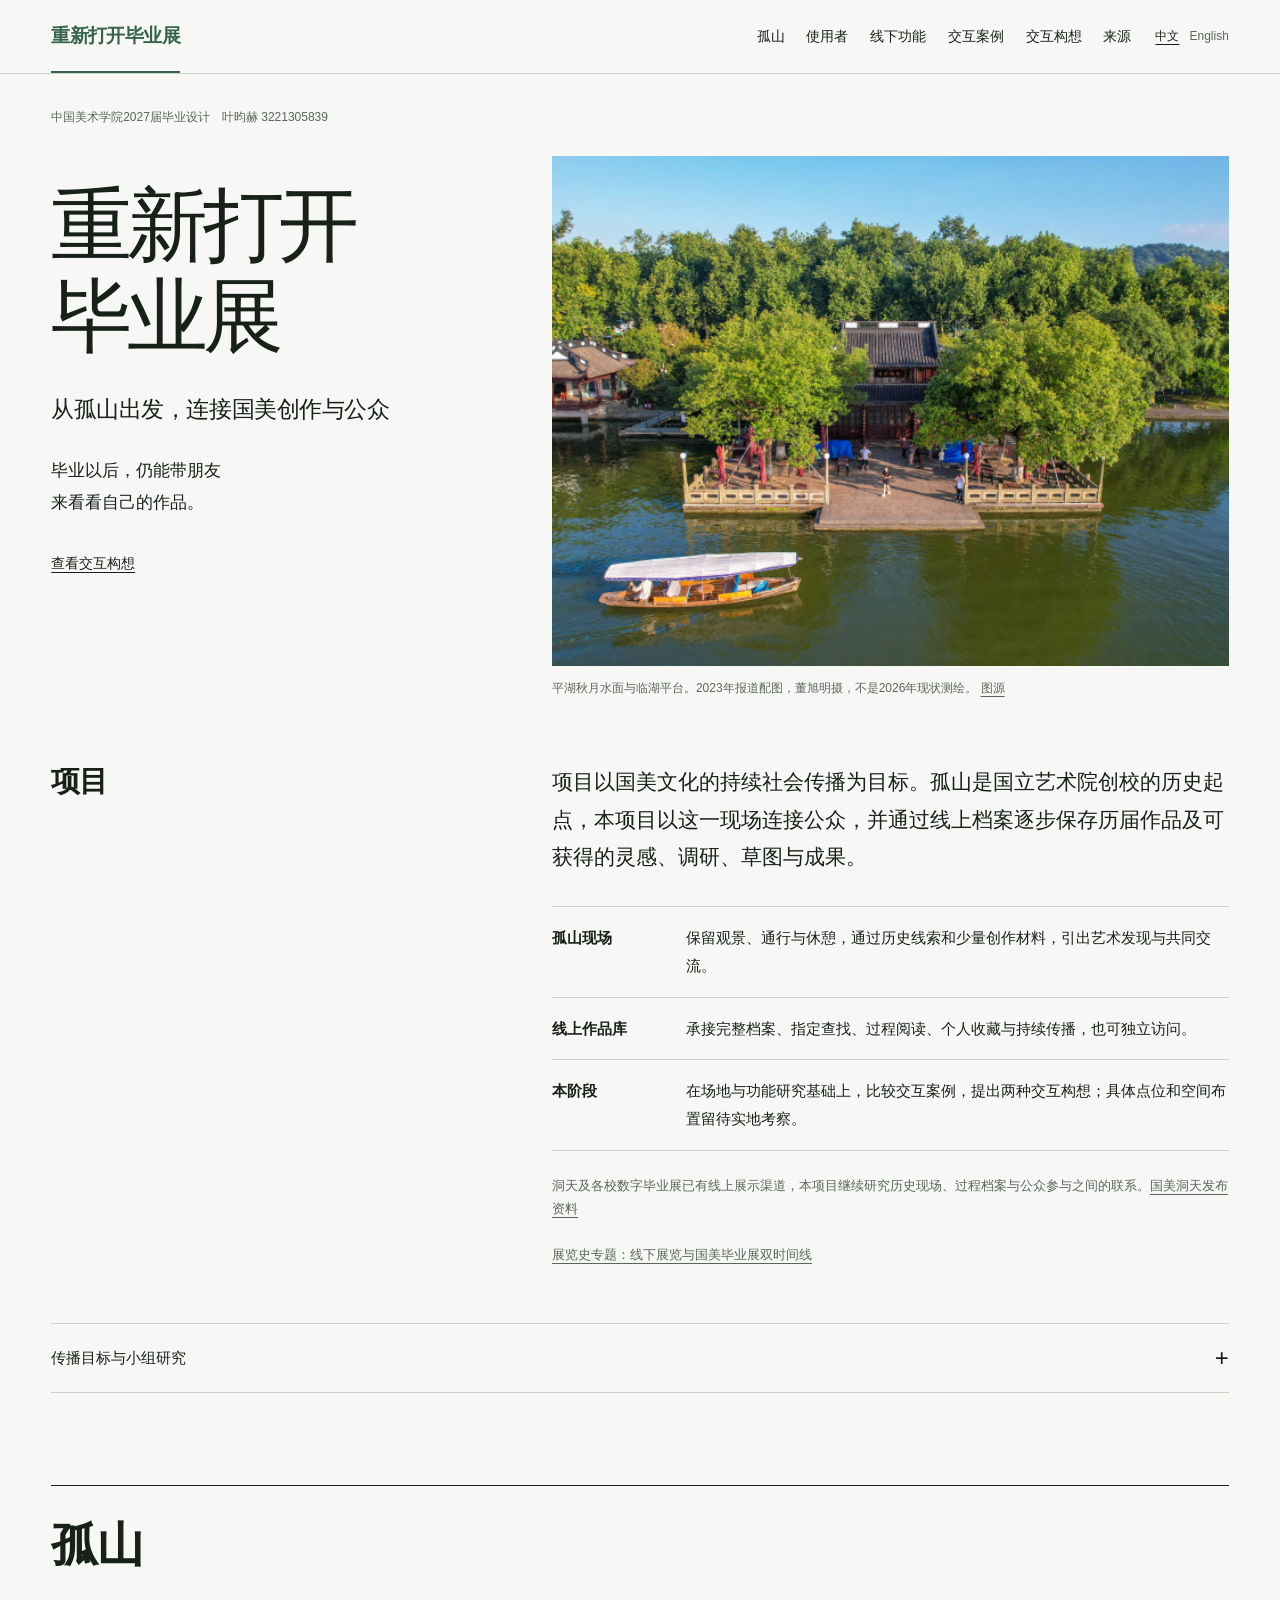
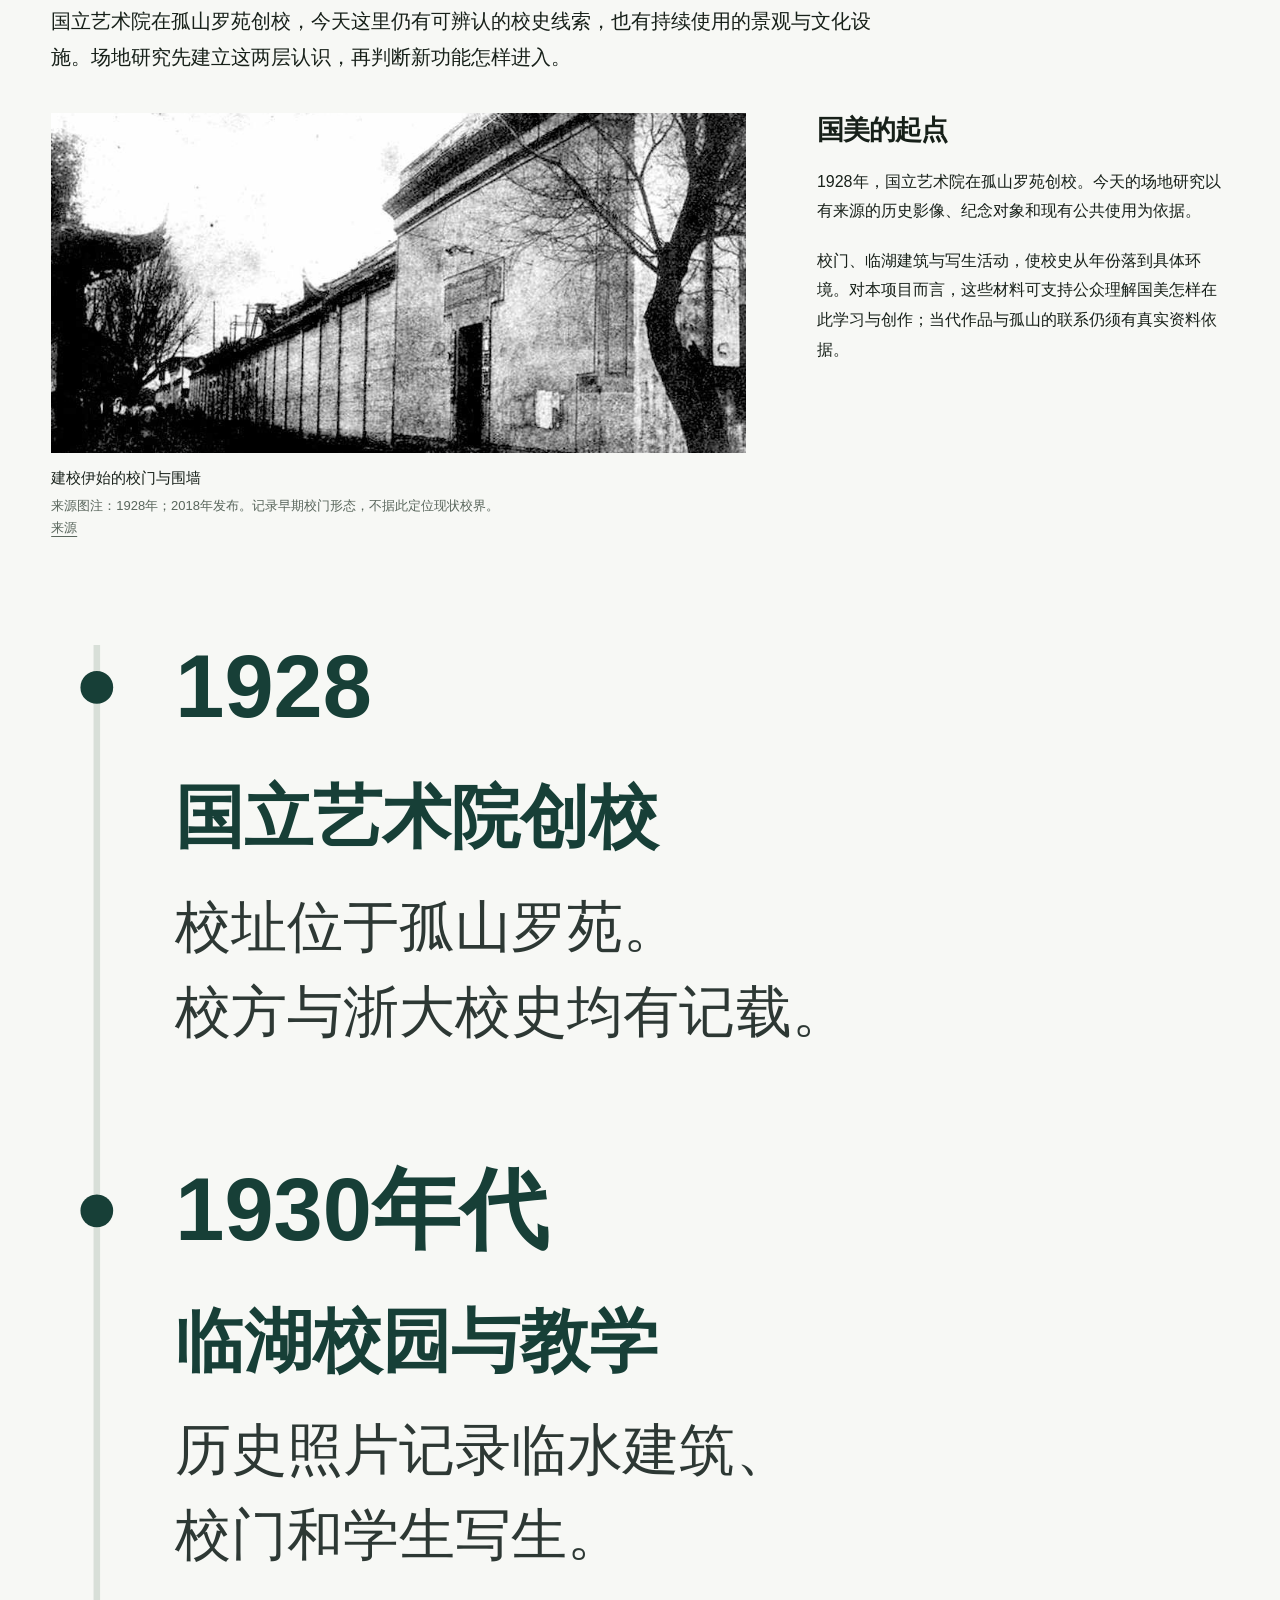
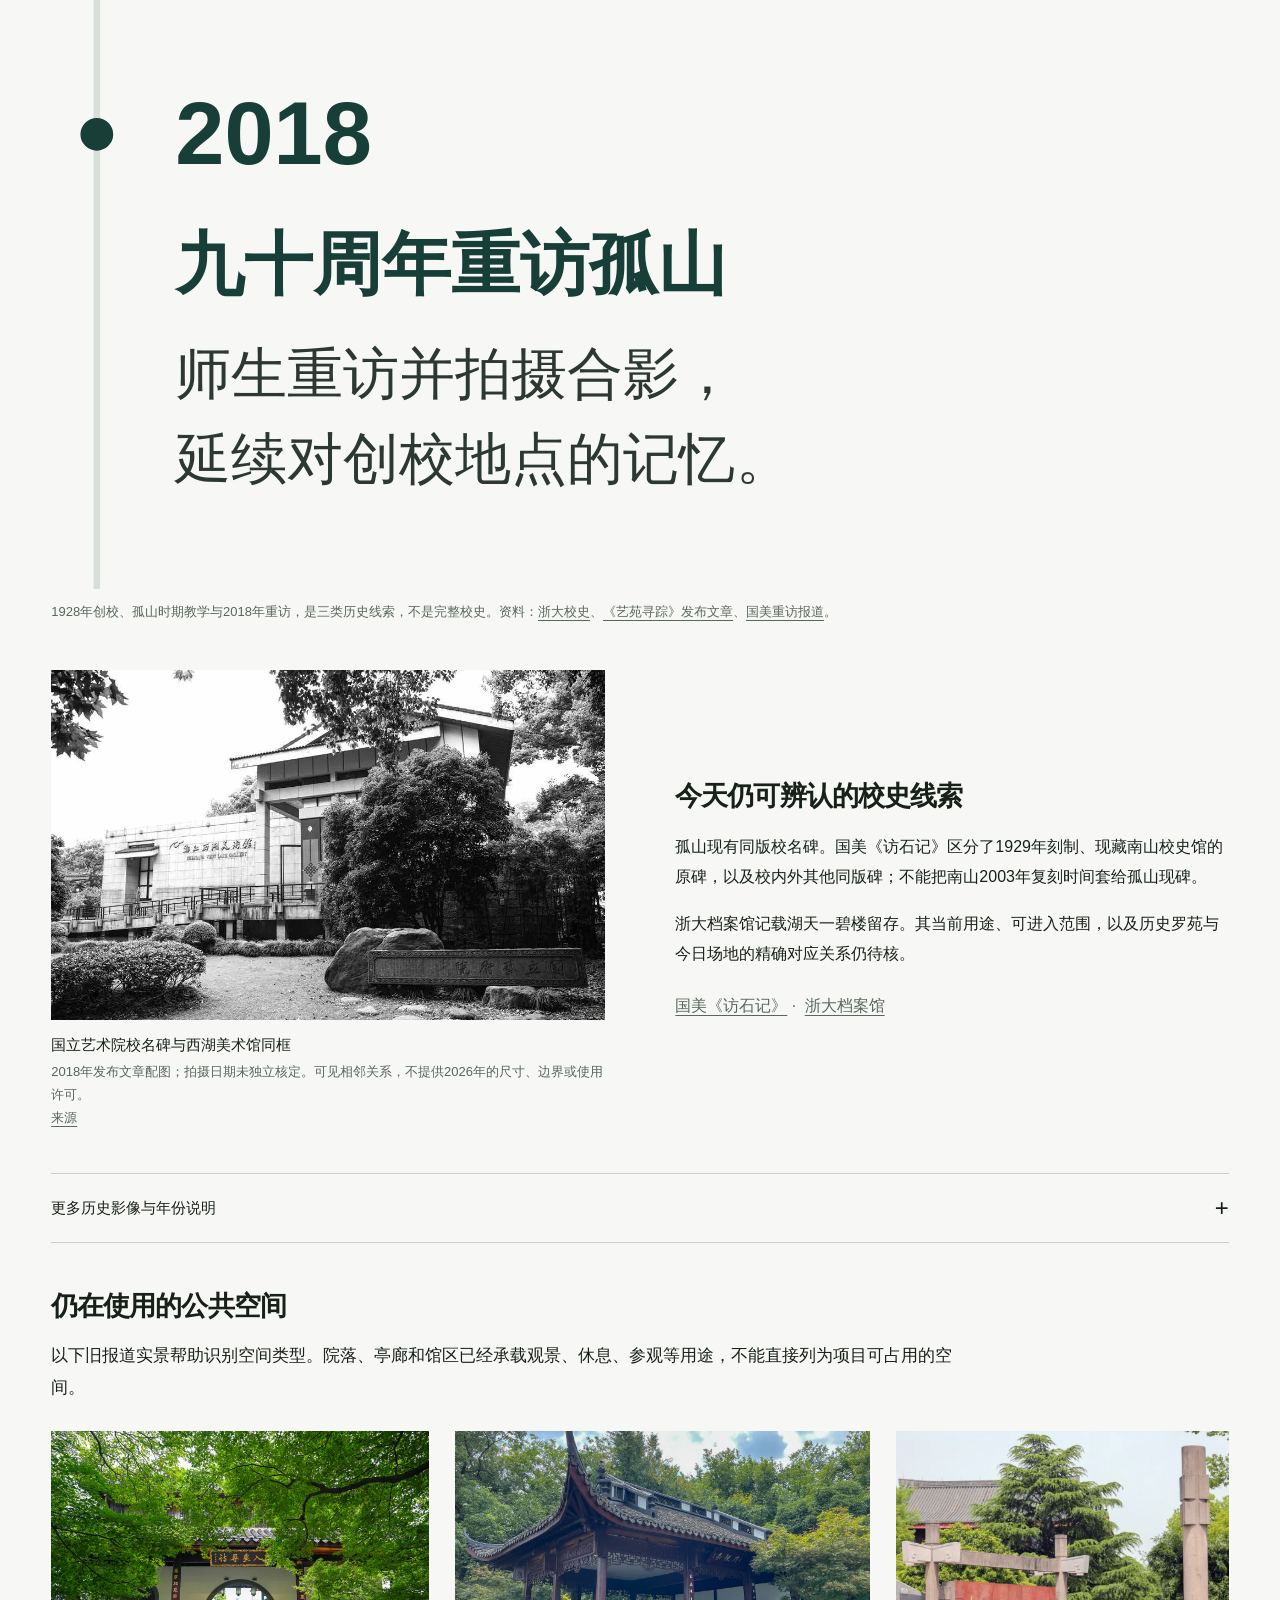
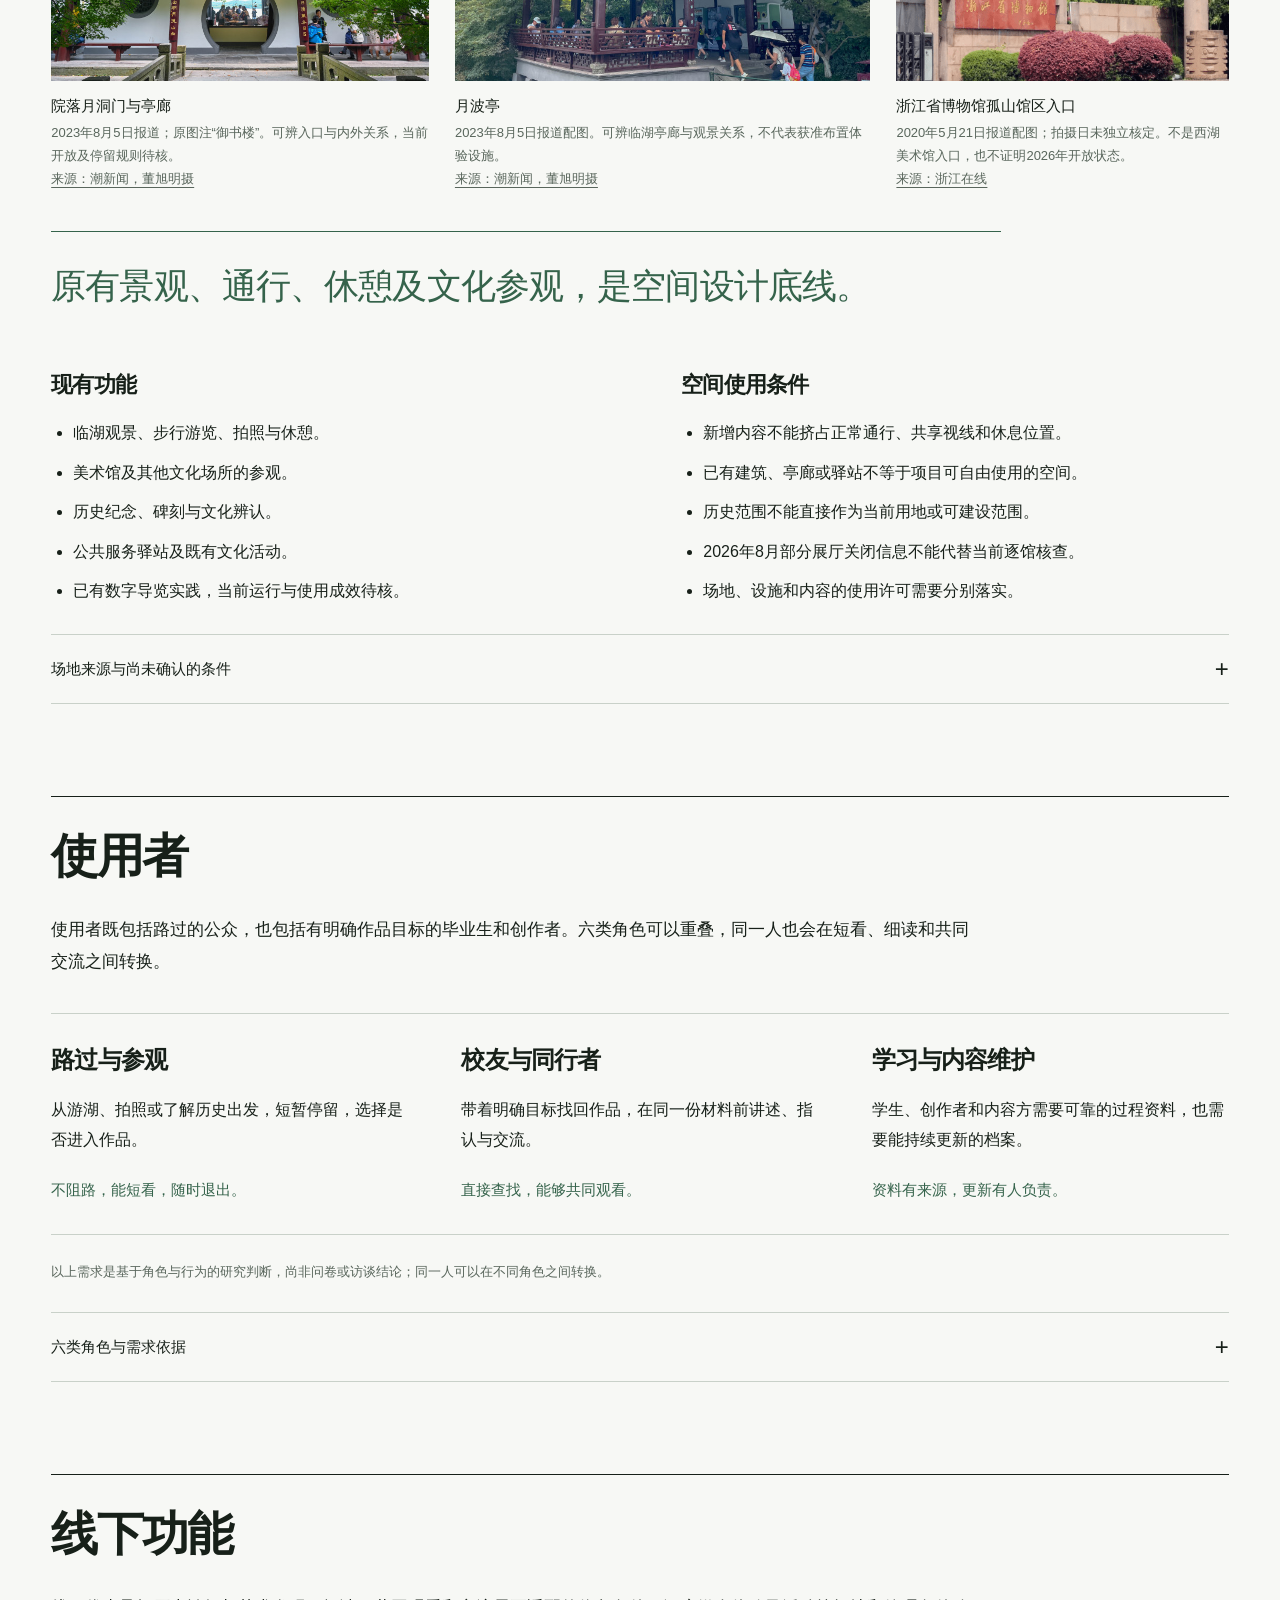
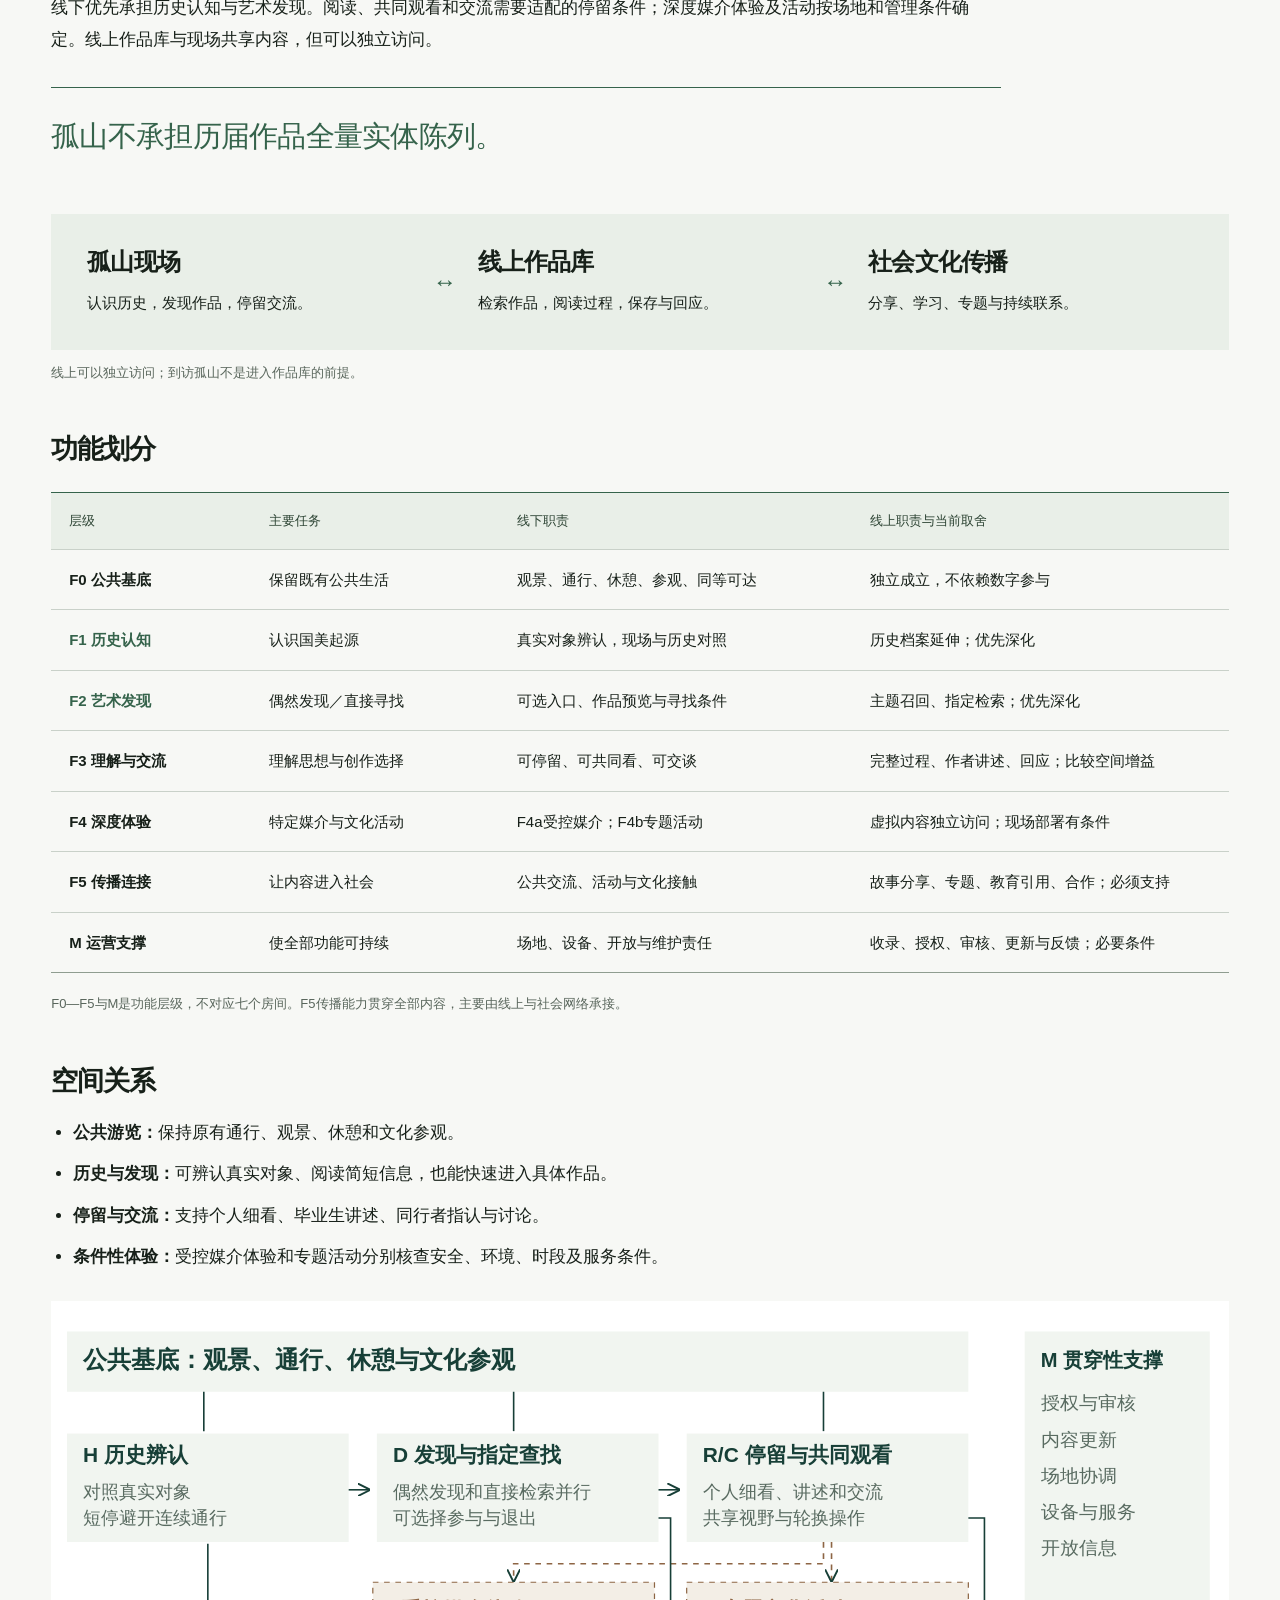
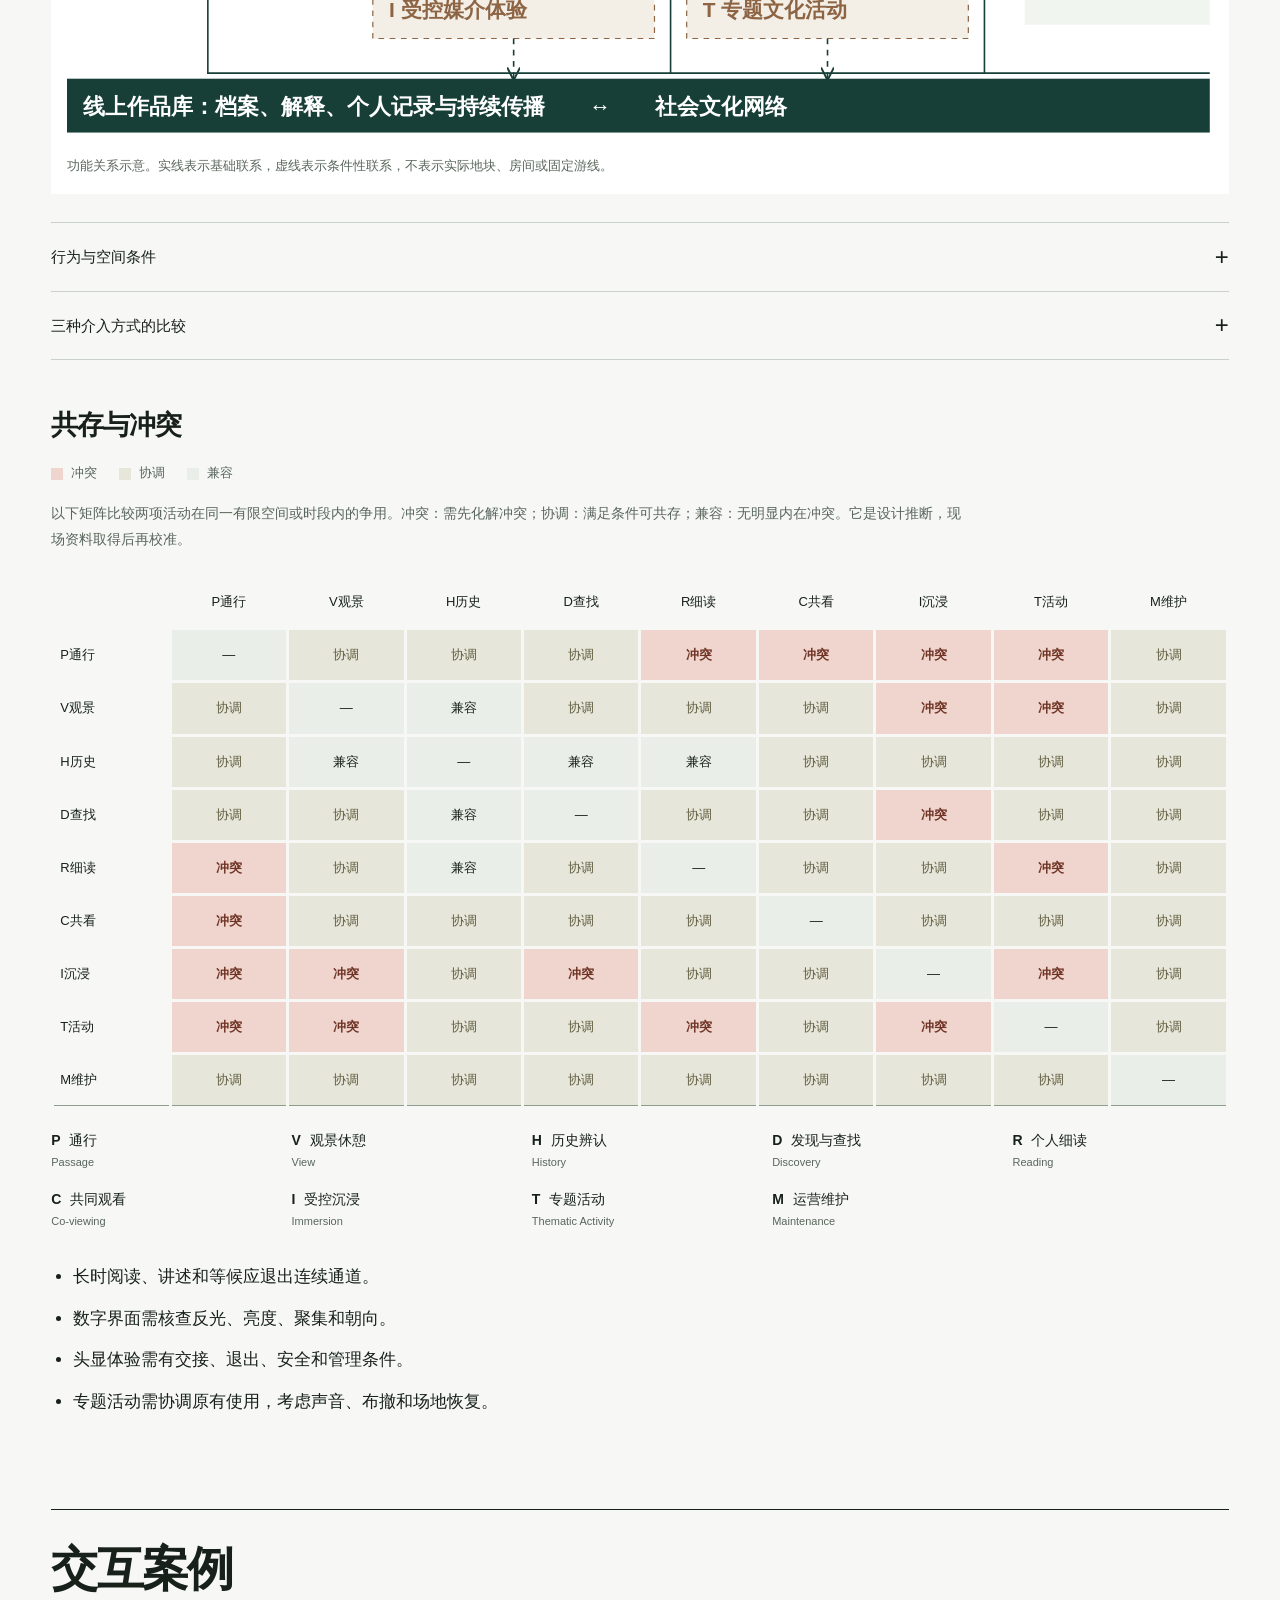
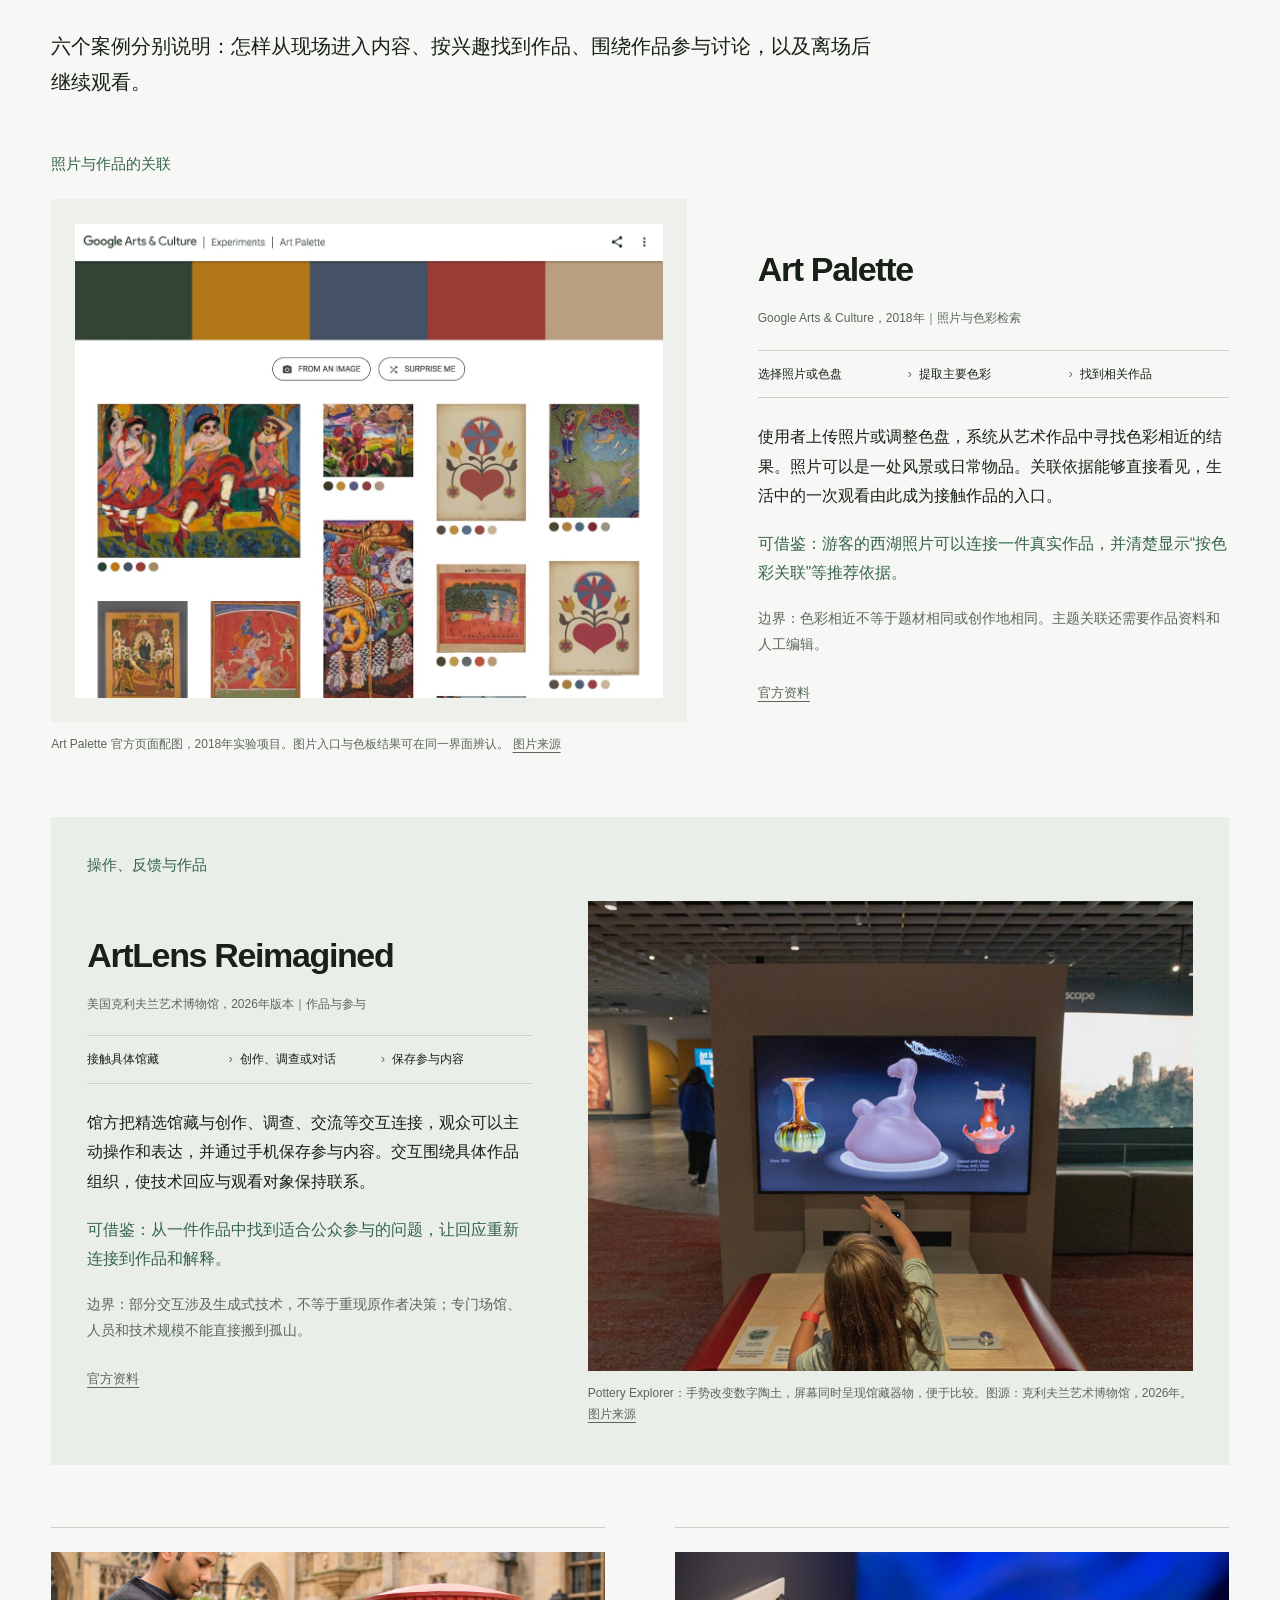
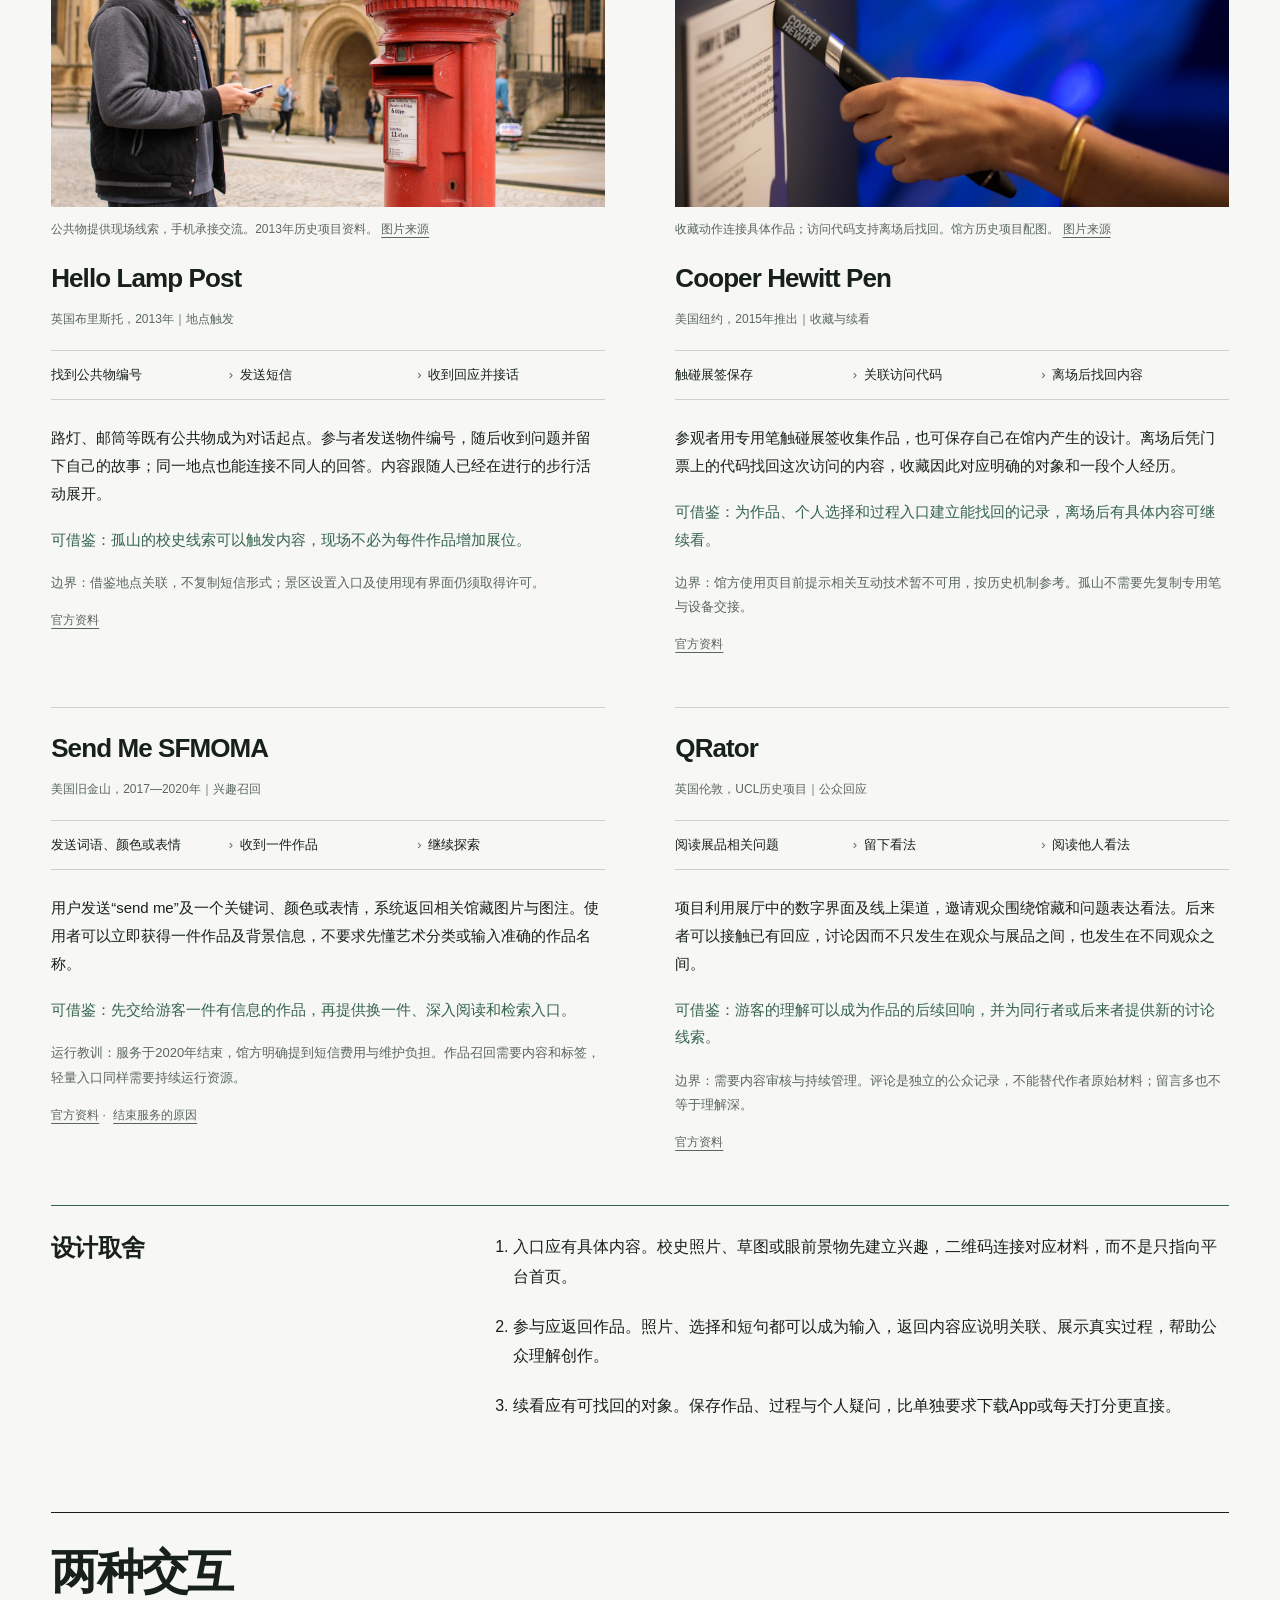
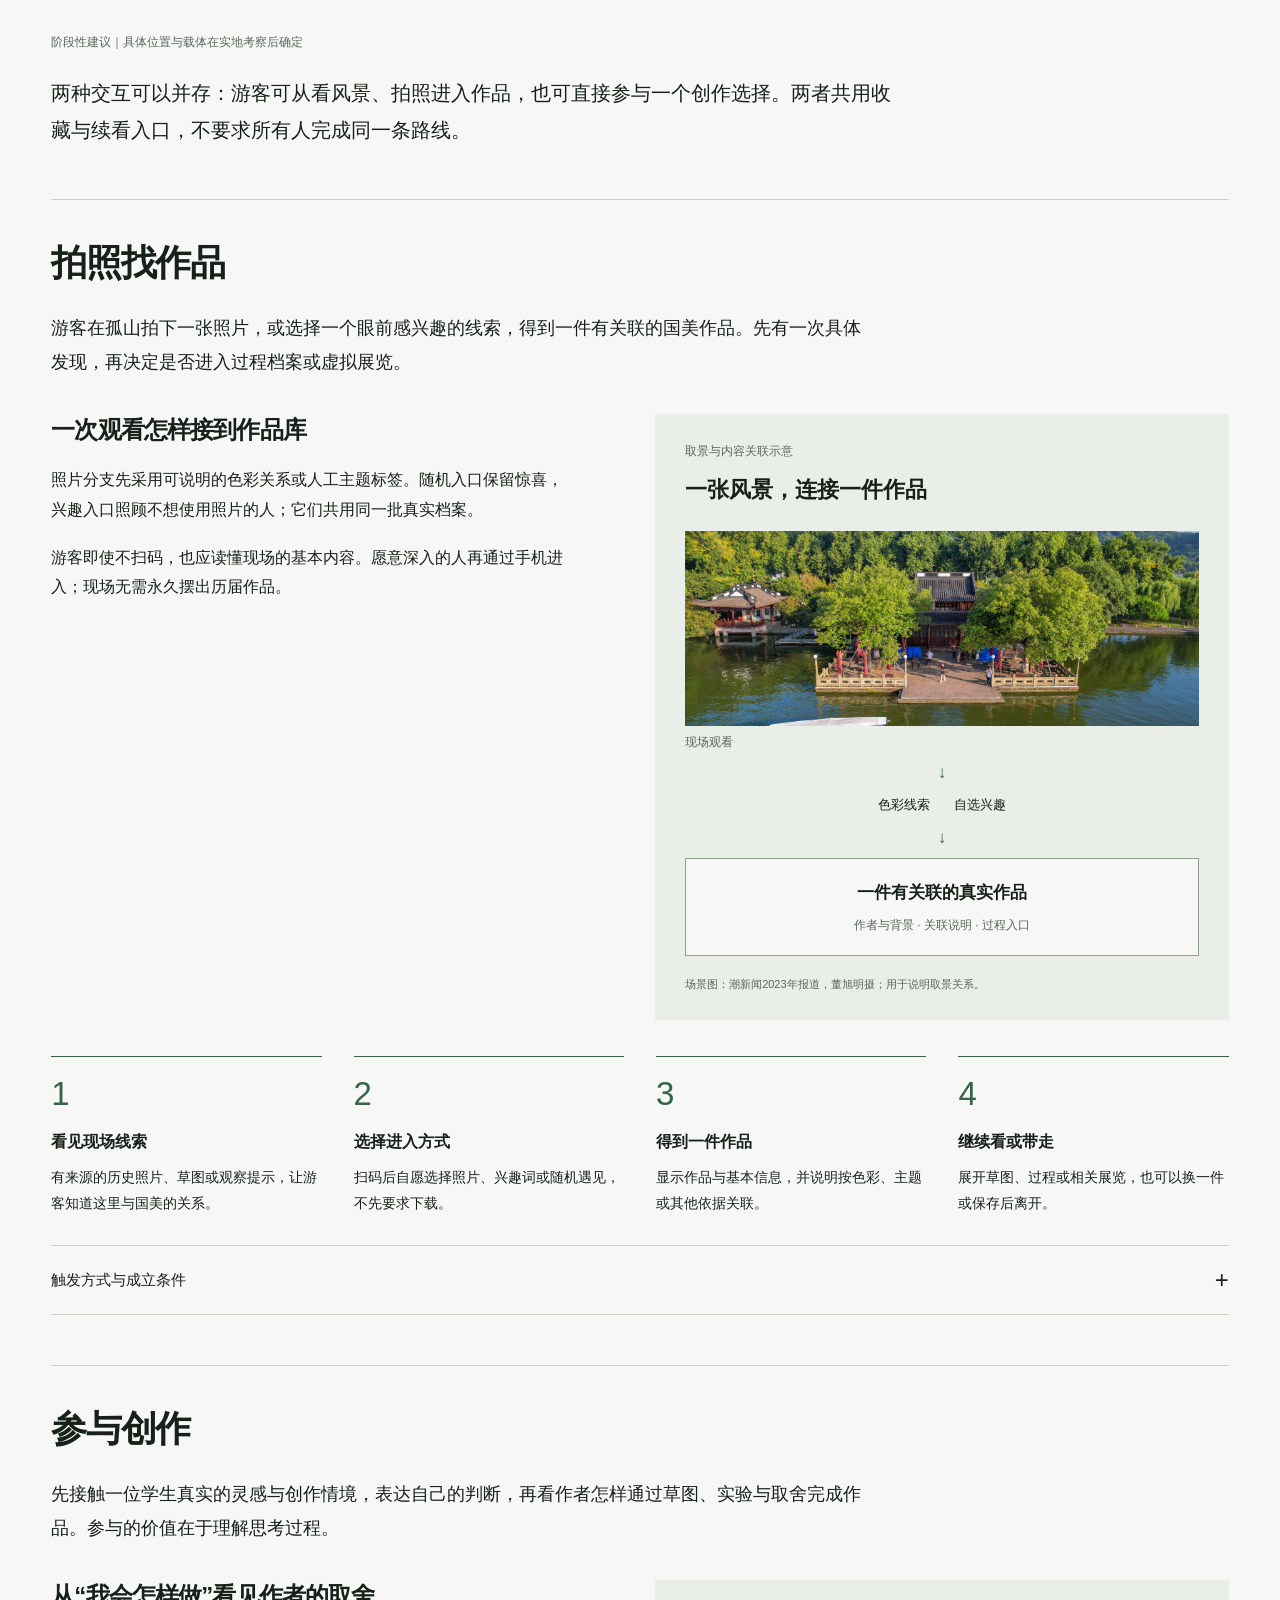
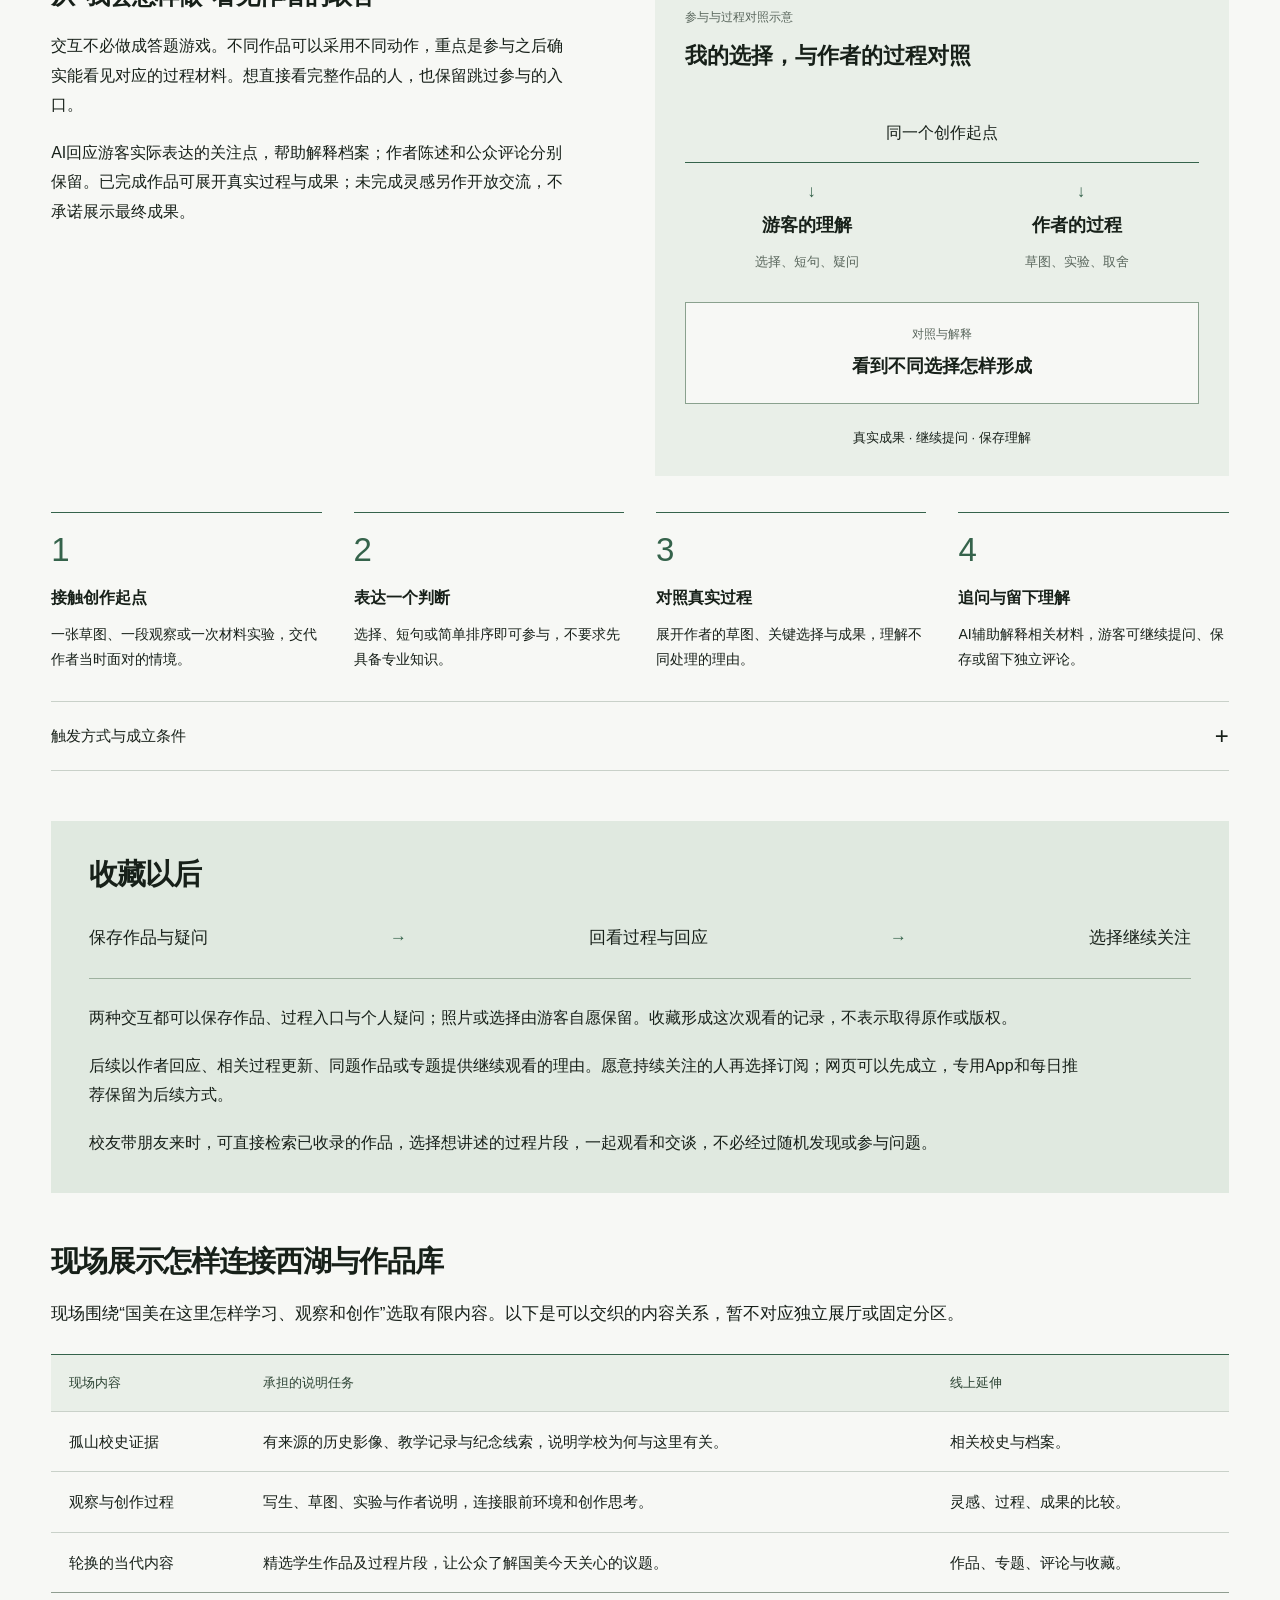
<file: docs/index.html>
<!doctype html>
<html lang="zh-CN"><head><link rel="icon" href="data:,"><meta charset="utf-8"><meta name="viewport" content="width=device-width,initial-scale=1"><title>重新打开毕业展｜从孤山出发，连接国美创作与公众</title><link rel="alternate" hreflang="en" href="index-en.html"><link rel="alternate" hreflang="zh-CN" href="index.html"><link rel="stylesheet" href="css/site-v07.css"></head><body><nav aria-label="内容目录"><div class="language-bar" role="group" aria-label="Language"><a href="index.html" hreflang="zh-CN" lang="zh-CN" data-language-link aria-current="page">中文</a><a href="index-en.html" hreflang="en" lang="en" data-language-link>English</a></div><div class="nav-inner"><a class="home" href="#overview">重新打开毕业展</a><a href="#site">孤山</a><a href="#users">使用者</a><a href="#architecture">线下功能</a><a href="#interaction">交互案例</a><a href="#proposals">交互构想</a><a href="#sources">来源</a></div></nav><main>
<header id="overview" class="intro"><p class="byline">中国美术学院2027届毕业设计　叶昀赫 3221305839</p><div class="hero"><div class="hero-copy"><h1>重新打开<br>毕业展</h1><p class="hero-subtitle">从孤山出发，连接国美创作与公众</p><p class="hero-description">毕业以后，仍能带朋友来看看自己的作品。</p><a class="text-link" href="#proposals">查看交互构想</a></div><figure class="hero-photo"><a href="https://tidenews.com.cn/news.html?id=2544083" target="_blank" rel="noopener"><img src="assets/images/lake.jpg" alt="平湖秋月水面与临湖平台。2023年报道配图，董旭明摄，不是2026年现状测绘。"></a><figcaption>平湖秋月水面与临湖平台。2023年报道配图，董旭明摄，不是2026年现状测绘。 <a href="https://tidenews.com.cn/news.html?id=2544083" target="_blank" rel="noopener">图源</a></figcaption></figure></div><div class="project-brief"><div><h2>项目</h2></div><div class="brief-copy"><p>项目以国美文化的持续社会传播为目标。孤山是国立艺术院创校的历史起点，本项目以这一现场连接公众，并通过线上档案逐步保存历届作品及可获得的灵感、调研、草图与成果。</p>
<dl class="project-roles">
<div><dt>孤山现场</dt><dd>保留观景、通行与休憩，通过历史线索和少量创作材料，引出艺术发现与共同交流。</dd></div>
<div><dt>线上作品库</dt><dd>承接完整档案、指定查找、过程阅读、个人收藏与持续传播，也可独立访问。</dd></div>
<div><dt>本阶段</dt><dd>在场地与功能研究基础上，比较交互案例，提出两种交互构想；具体点位和空间布置留待实地考察。</dd></div>
</dl>
<p class="source">洞天及各校数字毕业展已有线上展示渠道，本项目继续研究历史现场、过程档案与公众参与之间的联系。<a href="https://en.caa.edu.cn/info/1111/2925.htm" target="_blank" rel="noopener">国美洞天发布资料</a></p>
<p class="source"><a href="exhibition-timeline/">展览史专题：线下展览与国美毕业展双时间线</a></p>
</div></div><details class="research-detail"><summary>传播目标与小组研究</summary><div class="detail-content"><figure class="diagram"><picture><source media="(max-width: 580px)" srcset="assets/diagrams/cultural_reach_mobile.svg"><img src="assets/diagrams/cultural_reach.svg" alt="触达、理解、扩散与社会连接是期望支持的四种作用，可以独立发生；实际影响仍需观察与验证。" loading="lazy"></source></picture><figcaption>触达、理解、扩散与社会连接是期望支持的四种作用，可以独立发生；实际影响仍需观察与验证。</figcaption></figure><details class="team-research"><summary>小组研究</summary><dl class="team">
<div><dt>YT</dt><dd>创意延续、未完成作品、作者成长，以及艺术在人之间的传播。</dd></div>
<div><dt>WC</dt><dd>创作生命线、草图与过程、作品进入现实空间的可能性、历届作品虚拟展示。</dd></div>
<div><dt>ZZY</dt><dd>城市中的公共问题入口、公众回应、线上线下引导与作者反馈。</dd></div>
<div><dt>YYH</dt><dd>历届作品库、过程档案、孤山历史场地、VR/AI辅助体验与空间联系。</dd></div>
</dl></details>
</div></details></header><section id="site"><div class="section-rule" aria-hidden="true"></div><h2>孤山</h2><p class="section-lead">国立艺术院在孤山罗苑创校，今天这里仍有可辨认的校史线索，也有持续使用的景观与文化设施。场地研究先建立这两层认识，再判断新功能怎样进入。</p>
<div class="foundation"><div class="foundation-image"><figure class="research-photo campus-gate"><a href="assets/images/yyxz_7.jpg" target="_blank"><img src="assets/images/yyxz_7.jpg" alt="建校伊始的校门与围墙。来源图注：1928年；2018年发布" loading="lazy"></a><figcaption><b>建校伊始的校门与围墙</b><span>来源图注：1928年；2018年发布。记录早期校门形态，不据此定位现状校界。</span><a href="https://www.sohu.com/a/258693115_664182" target="_blank" rel="noopener">来源</a></figcaption></figure></div><div class="foundation-copy"><h3>国美的起点</h3><p>1928年，国立艺术院在孤山罗苑创校。今天的场地研究以有来源的历史影像、纪念对象和现有公共使用为依据。</p><p>校门、临湖建筑与写生活动，使校史从年份落到具体环境。对本项目而言，这些材料可支持公众理解国美怎样在此学习与创作；当代作品与孤山的联系仍须有真实资料依据。</p></div></div><figure class="diagram timeline-figure"><picture><source media="(max-width: 580px)" srcset="assets/diagrams/history_timeline_mobile.svg"><img src="assets/diagrams/history_timeline.svg" alt="1928年创校、孤山时期教学与2018年重访，是三类历史线索，不是完整校史。资料：浙大校史、《艺苑寻踪》发布文章、国美重访报道。" loading="lazy"></source></picture><figcaption>1928年创校、孤山时期教学与2018年重访，是三类历史线索，不是完整校史。资料：<a href="https://www.zju.edu.cn/2019/0426/c32917a1510354/pagem.htm" target="_blank" rel="noopener">浙大校史</a>、<a href="https://www.sohu.com/a/258693115_664182" target="_blank" rel="noopener">《艺苑寻踪》发布文章</a>、<a href="https://www.caa.edu.cn/info/1289/2615.htm" target="_blank" rel="noopener">国美重访报道</a>。</figcaption></figure><div class="place-anchor"><figure class="research-photo "><a href="assets/images/stone.jpg" target="_blank"><img src="assets/images/stone.jpg" alt="国立艺术院校名碑与西湖美术馆同框。2018年发布文章配图；拍摄日期未独立核定" loading="lazy"></a><figcaption><b>国立艺术院校名碑与西湖美术馆同框</b><span>2018年发布文章配图；拍摄日期未独立核定。可见相邻关系，不提供2026年的尺寸、边界或使用许可。</span><a href="https://www.sohu.com/a/258693115_664182" target="_blank" rel="noopener">来源</a></figcaption></figure><div><h3>今天仍可辨认的校史线索</h3><p>孤山现有同版校名碑。国美《访石记》区分了1929年刻制、现藏南山校史馆的原碑，以及校内外其他同版碑；不能把南山2003年复刻时间套给孤山现碑。</p><p>浙大档案馆记载湖天一碧楼留存。其当前用途、可进入范围，以及历史罗苑与今日场地的精确对应关系仍待核。</p><p class="source"><a href="https://www.caa.edu.cn/info/1332/2416702.htm" target="_blank" rel="noopener">国美《访石记》</a> · <a href="https://acv.zju.edu.cn/site/bgxw_view.html?id=1302" target="_blank" rel="noopener">浙大档案馆</a></p></div></div><details class="research-detail"><summary>更多历史影像与年份说明</summary><div class="detail-content"><h3>早期校园与教学</h3><div class="history-images"><figure class="research-photo waterside"><a href="assets/images/yyxz_6.jpg" target="_blank"><img src="assets/images/yyxz_6.jpg" alt="哈同花园（罗苑）的临水建筑。来源图注：20世纪30年代；2018年发布" loading="lazy"></a><figcaption><b>哈同花园（罗苑）的临水建筑</b><span>来源图注：20世纪30年代；2018年发布。历史建筑影像，不作现存建筑同一性判断。</span><a href="https://www.sohu.com/a/258693115_664182" target="_blank" rel="noopener">来源</a></figcaption></figure><figure class="research-photo students"><a href="assets/images/yyxz_9.jpg" target="_blank"><img src="assets/images/yyxz_9.jpg" alt="学生在孤山写生。来源图注：20世纪30年代；2018年发布" loading="lazy"></a><figcaption><b>学生在孤山写生</b><span>来源图注：20世纪30年代；2018年发布。记录教学与山水环境的关系。</span><a href="https://www.sohu.com/a/258693115_664182" target="_blank" rel="noopener">来源</a></figcaption></figure></div><h3>历史合影与重访</h3><div class="memory-comparison"><figure class="research-photo "><a href="assets/images/yyxz_1.jpg" target="_blank"><img src="assets/images/yyxz_1.jpg" alt="孤山罗苑师生合影局部。本来源标1928年；2018年发布" loading="lazy"></a><figcaption><b>孤山罗苑师生合影局部</b><span>本来源标1928年；2018年发布。另一官网转载版本图注标1929，保留异文。</span><a href="https://www.sohu.com/a/258693115_664182" target="_blank" rel="noopener">来源</a></figcaption></figure><figure class="research-photo "><a href="assets/images/yyxz_2.jpg" target="_blank"><img src="assets/images/yyxz_2.jpg" alt="2018年重访孤山合影局部。来源图注：2018年" loading="lazy"></a><figcaption><b>2018年重访孤山合影局部</b><span>来源图注：2018年。学校组织的重访活动，不代表已证明普遍的毕业生回访需求。</span><a href="https://www.sohu.com/a/258693115_664182" target="_blank" rel="noopener">来源</a></figcaption></figure></div><p class="note">两张图用于对照场地记忆，不是精确的同机位测绘。合影年份另见<a href="https://www.caa.edu.cn/info/3811/11439.htm" target="_blank" rel="noopener">国美转载稿的1929图注</a>。校方2018年报道可证重访活动，不能直接推出数字作品库的用户意愿。</p></div></details><div class="subheading"><h3>仍在使用的公共空间</h3></div><p>以下旧报道实景帮助识别空间类型。院落、亭廊和馆区已经承载观景、休息、参观等用途，不能直接列为项目可占用的空间。</p><div class="current-images"><figure class="research-photo "><a href="assets/images/gate.jpg" target="_blank"><img src="assets/images/gate.jpg" alt="院落月洞门与亭廊。2023年8月5日报道；原图注“御书楼”" loading="lazy"></a><figcaption><b>院落月洞门与亭廊</b><span>2023年8月5日报道；原图注“御书楼”。可辨入口与内外关系，当前开放及停留规则待核。</span><a href="https://tidenews.com.cn/news.html?id=2544083" target="_blank" rel="noopener">来源：潮新闻，董旭明摄</a></figcaption></figure><figure class="research-photo "><a href="assets/images/phqy2023_yuebo.jpg" target="_blank"><img src="assets/images/phqy2023_yuebo.jpg" alt="月波亭。2023年8月5日报道配图" loading="lazy"></a><figcaption><b>月波亭</b><span>2023年8月5日报道配图。可辨临湖亭廊与观景关系，不代表获准布置体验设施。</span><a href="https://tidenews.com.cn/news.html?id=2544083" target="_blank" rel="noopener">来源：潮新闻，董旭明摄</a></figcaption></figure><figure class="research-photo "><a href="assets/images/zjb_gate_2020.png" target="_blank"><img src="assets/images/zjb_gate_2020.png" alt="浙江省博物馆孤山馆区入口。2020年5月21日报道配图；拍摄日未独立核定" loading="lazy"></a><figcaption><b>浙江省博物馆孤山馆区入口</b><span>2020年5月21日报道配图；拍摄日未独立核定。不是西湖美术馆入口，也不证明2026年开放状态。</span><a href="https://zjnews.zjol.com.cn/zjnews/zjxw/202005/t20200521_11985483.shtml" target="_blank" rel="noopener">来源：浙江在线</a></figcaption></figure></div><p class="key-statement">原有景观、通行、休憩及文化参观，是空间设计底线。</p><div class="two-columns"><div><h3>现有功能</h3>
<ul class=""><li>临湖观景、步行游览、拍照与休憩。</li><li>美术馆及其他文化场所的参观。</li><li>历史纪念、碑刻与文化辨认。</li><li>公共服务驿站及既有文化活动。</li><li>已有数字导览实践，当前运行与使用成效待核。</li></ul>
</div><div><h3>空间使用条件</h3>
<ul class=""><li>新增内容不能挤占正常通行、共享视线和休息位置。</li><li>已有建筑、亭廊或驿站不等于项目可自由使用的空间。</li><li>历史范围不能直接作为当前用地或可建设范围。</li><li>2026年8月部分展厅关闭信息不能代替当前逐馆核查。</li><li>场地、设施和内容的使用许可需要分别落实。</li></ul></div></div>
<details class="research-detail"><summary>场地来源与尚未确认的条件</summary><div class="detail-content"><p class="source">资料：<a href="https://www.caa.edu.cn/info/1332/2416702.htm" target="_blank" rel="noopener">中国美术学院《访石记》</a>、<a href="https://www.zju.edu.cn/2019/0426/c32917a1510354/pagem.htm" target="_blank" rel="noopener">浙江大学《话说罗苑》</a>、<a href="https://acv.zju.edu.cn/site/bgxw_view.html?id=1302" target="_blank" rel="noopener">浙大档案馆：罗苑历史</a>、<a href="https://www.caa.edu.cn/info/1289/2615.htm" target="_blank" rel="noopener">国美九十周年重访孤山</a>、<a href="https://tidenews.com.cn/news.html?id=2544083" target="_blank" rel="noopener">潮新闻：平湖秋月维护恢复</a>、<a href="https://z.hangzhou.com.cn/2021/jd100zn/content/content_7999952.html" target="_blank" rel="noopener">孤山公共服务驿站开站</a>、<a href="https://www.forestry.gov.cn/lyj/1/gsgg/20260727/682232.html" target="_blank" rel="noopener">西湖总体规划批复</a>、<a href="https://www.sina.cn/news/detail/5330403129032885.html" target="_blank" rel="noopener">杭州发布：馆区开放调整</a>、<a href="https://www.sensetime.com/hk/news/41154839/" target="_blank" rel="noopener">掌上西湖AR实践</a></p>
<p class="note">历史罗苑不等同于现有可建用地；1956/1959年沿革叙述、历史合影1928/1929图注差异继续保留。场地照片用于辨认，当前开放条件与可用范围另行核查。</p>
</div></details></section><section id="users"><div class="section-rule" aria-hidden="true"></div><h2>使用者</h2>
<p>使用者既包括路过的公众，也包括有明确作品目标的毕业生和创作者。六类角色可以重叠，同一人也会在短看、细读和共同交流之间转换。</p>
<div class="people-groups"><div><h3>路过与参观</h3><p>从游湖、拍照或了解历史出发，短暂停留，选择是否进入作品。</p><p class="need">不阻路，能短看，随时退出。</p></div><div><h3>校友与同行者</h3><p>带着明确目标找回作品，在同一份材料前讲述、指认与交流。</p><p class="need">直接查找，能够共同观看。</p></div><div><h3>学习与内容维护</h3><p>学生、创作者和内容方需要可靠的过程资料，也需要能持续更新的档案。</p><p class="need">资料有来源，更新有人负责。</p></div></div><p class="note">以上需求是基于角色与行为的研究判断，尚非问卷或访谈结论；同一人可以在不同角色之间转换。</p><details class="research-detail"><summary>六类角色与需求依据</summary><div class="detail-content"><div class="table-scroll" role="region" tabindex="0" aria-label="同时服务偶然接触与带着目标的使用者"><table class="users"><thead><tr><th>用户</th><th>原始目的</th><th>作品目标</th><th>本项目应支持的行为</th><th>空间需求</th></tr></thead><tbody><tr><td>A 普通游览者</td><td>游湖、拍照、休息</td><td>通常未预设</td><td>自愿发现，也可不参与</td><td>不阻路、不占景、能退出</td></tr><tr><td>B 文化参观者</td><td>看展、了解历史</td><td>从宽泛到具体</td><td>历史辨认、主题探索</td><td>真实对象可对照、能短停</td></tr><tr><td>C 历届毕业生</td><td>重访、带人看作品</td><td>指定作者／作品</td><td>快速找回、讲述与分享</td><td>可与同行者共同观看</td></tr><tr><td>D 同行者</td><td>陪伴、了解朋友</td><td>随讲述形成</td><td>看、听、指认、提出理解</td><td>共同视野与交谈条件</td></tr><tr><td>E 学生与创作者</td><td>学习、研究、找灵感</td><td>主题／资料明确</td><td>检索、比较过程、维护档案</td><td>阅读条件；深检索可异地</td></tr><tr><td>F 内容及运营主体</td><td>传播、服务、管理</td><td>按职责确定</td><td>审核、更新、维护、协作</td><td>责任与服务条件明确</td></tr></tbody></table></div>
<p>功能取舍采用以下区分：</p>
<ul class=""><li><b>公共使用底线：</b>不参与数字内容的人，仍能正常游览、观景、休憩和参观。</li><li><b>体验受益者：</b>围绕偶然发现、指定查找、个人理解与共同观看，判断实际收益。</li><li><b>运营成立条件：</b>学校内容方、场地管理方和维护方的职责分开落实，不能排在低优先级。</li></ul>
<p class="note">具体动机、操作偏好和持续参与强度是研究推断，尚非问卷或访谈结果。行动、视听、语言能力及是否同行，是横跨全部角色的使用条件。</p>
<p>持续参与还取决于具体内容和后续关系：</p>
<ul class=""><li><b>游览者：</b>作品与自己有关、有继续探索的内容，才有理由离场后再看。</li><li><b>文化参观者：</b>历史信息清楚，主题可以延伸，资料有可靠来源。</li><li><b>毕业生与同行者：</b>能找回作品、看清过程，并继续讲述、更新或回应。</li><li><b>学生与创作者：</b>资料完整度、可引用性及主题关联有实际学习价值。</li><li><b>运营主体：</b>有稳定的职责、内容与资源，能够承担更新和维护。</li></ul>
</div></details></section>

<section id="architecture"><div class="section-rule" aria-hidden="true"></div><h2>线下功能</h2>
<p>线下优先承担历史认知与艺术发现。阅读、共同观看和交流需要适配的停留条件；深度媒介体验及活动按场地和管理条件确定。线上作品库与现场共享内容，但可以独立访问。</p>
<p class="key-statement compact">孤山不承担历届作品全量实体陈列。</p><div class="site-system"><div><h3>孤山现场</h3><p>认识历史，发现作品，停留交流。</p></div><span class="system-link" aria-hidden="true">↔</span><div><h3>线上作品库</h3><p>检索作品，阅读过程，保存与回应。</p></div><span class="system-link" aria-hidden="true">↔</span><div><h3>社会文化传播</h3><p>分享、学习、专题与持续联系。</p></div></div><p class="diagram-caption">线上可以独立访问；到访孤山不是进入作品库的前提。</p><h3>功能划分</h3>
<div class="table-scroll" role="region" tabindex="0" aria-label="线下优先确立历史认知与艺术发现"><table class="functions"><thead><tr><th>层级</th><th>主要任务</th><th>线下职责</th><th>线上职责与当前取舍</th></tr></thead><tbody><tr><td>F0 公共基底</td><td>保留既有公共生活</td><td>观景、通行、休憩、参观、同等可达</td><td>独立成立，不依赖数字参与</td></tr><tr><td>F1 历史认知</td><td>认识国美起源</td><td>真实对象辨认，现场与历史对照</td><td>历史档案延伸；优先深化</td></tr><tr><td>F2 艺术发现</td><td>偶然发现／直接寻找</td><td>可选入口、作品预览与寻找条件</td><td>主题召回、指定检索；优先深化</td></tr><tr><td>F3 理解与交流</td><td>理解思想与创作选择</td><td>可停留、可共同看、可交谈</td><td>完整过程、作者讲述、回应；比较空间增益</td></tr><tr><td>F4 深度体验</td><td>特定媒介与文化活动</td><td>F4a受控媒介；F4b专题活动</td><td>虚拟内容独立访问；现场部署有条件</td></tr><tr><td>F5 传播连接</td><td>让内容进入社会</td><td>公共交流、活动与文化接触</td><td>故事分享、专题、教育引用、合作；必须支持</td></tr><tr><td>M 运营支撑</td><td>使全部功能可持续</td><td>场地、设备、开放与维护责任</td><td>收录、授权、审核、更新与反馈；必要条件</td></tr></tbody></table></div>
<p class="note">F0—F5与M是功能层级，不对应七个房间。F5传播能力贯穿全部内容，主要由线上与社会网络承接。</p>
<h3>空间关系</h3>
<ul class=""><li><b>公共游览：</b>保持原有通行、观景、休憩和文化参观。</li><li><b>历史与发现：</b>可辨认真实对象、阅读简短信息，也能快速进入具体作品。</li><li><b>停留与交流：</b>支持个人细看、毕业生讲述、同行者指认与讨论。</li><li><b>条件性体验：</b>受控媒介体验和专题活动分别核查安全、环境、时段及服务条件。</li></ul>
<figure class="diagram diagram-wide"><img src="assets/diagrams/%E5%85%B3%E9%94%AE%E5%8A%9F%E8%83%BD%E7%A9%BA%E9%97%B4%E5%85%B3%E7%B3%BB_v0.2.svg" alt="功能关系示意。实线表示基础联系，虚线表示条件性联系，不表示实际地块、房间或固定游线。" loading="lazy"><figcaption>功能关系示意。实线表示基础联系，虚线表示条件性联系，不表示实际地块、房间或固定游线。</figcaption></figure>
<details class="research-detail"><summary>行为与空间条件</summary><div class="detail-content"><div class="table-scroll" role="region" tabindex="0" aria-label="功能要落实到人的站位、视线与使用条件"><table class="behavior"><thead><tr><th>行为</th><th>人体与社交关系</th><th>环境要求</th><th>承载原则</th></tr></thead><tbody><tr><td>游览与观景</td><td>行走、停步、拍照互不挤占</td><td>视线与通行连续</td><td>保留原有用途</td></tr><tr><td>历史辨认</td><td>看信息并对照真实对象</td><td>可见、可读、有短停位置</td><td>先核现有解说缺口</td></tr><tr><td>偶然发现</td><td>自愿接近，随时能离开</td><td>低干扰，不强迫排队</td><td>直接进入具体内容</td></tr><tr><td>指定查找</td><td>目标明确，快速确认</td><td>避免占用唯一公共界面</td><td>个人访问与适配界面并行</td></tr><tr><td>作品细读</td><td>站坐切换、放大与比较</td><td>细节可读、控制反光</td><td>利用可停留条件</td></tr><tr><td>共同观看</td><td>共同看见、指认、交谈、轮流操作</td><td>同等可达，不阻旁人</td><td>比较多种媒介，先不定大屏</td></tr><tr><td>受控媒介体验</td><td>佩戴、等候、交接、退出</td><td>安全边界与管理服务</td><td>条件满足后再部署</td></tr><tr><td>文化活动</td><td>聚集、发言、布撤与恢复</td><td>声环境与时段兼容</td><td>基于获准使用条件</td></tr></tbody></table></div>
<p>共同观看要解决的是同一内容是否看得见、能否指认、如何轮流操作和交谈。现阶段不直接选择大屏、同步手机或固定头显房间，也不填写未经测量的面积与观看距离。</p>
</div></details><details class="research-detail"><summary>三种介入方式的比较</summary><div class="detail-content"><div class="table-scroll" role="region" tabindex="0" aria-label="先比较现有资源，再论证新增构件"><table class="strategy"><thead><tr><th>比较项</th><th>A 既有设施整合</th><th>B 已有空间轻型更新</th><th>C 独立可逆构件</th></tr></thead><tbody><tr><td>支持行为</td><td>历史识别、短发现与快捷访问</td><td>停留、阅读、交流；有条件的体验</td><td>弥补明确而尚未承接的行为需求</td></tr><tr><td>公共使用</td><td>已有设施可能正在满负荷使用</td><td>需确认原用途与可共用时段</td><td>安装与停留范围不能挤占通行</td></tr><tr><td>历史对象</td><td>附着方式可能影响本体与解读</td><td>空间使用和更新均需协调</td><td>独立可逆也可能影响景观与地下条件</td></tr><tr><td>维护需求</td><td>内容更新、载体检查</td><td>环境、保洁、设备与人员</td><td>设施维护、收纳、修复与撤除</td></tr><tr><td>使用许可</td><td>需取得设施与内容使用同意</td><td>需核空间、管理与开放条件</td><td>需明确设置、管理及恢复要求</td></tr><tr><td>可逆性</td><td>须按具体连接方式判断</td><td>小更新也未必容易恢复</td><td>以可恢复为设计目标，仍待证明</td></tr><tr><td>本轮取舍</td><td>首先检查是否足以承接需求</td><td>重点调查可停留与交流条件</td><td>仅在必要行为无法被A/B承接时深化</td></tr></tbody></table></div>
<p class="note">三种方式可以组合。既有设施上的附着可能影响历史本体，独立可逆构件也可能影响景观和地下条件，不能仅按“新增多少”排列风险。</p>
</div></details><h3>共存与冲突</h3>
<div class="matrix-legend"><span class="legend-conflict">冲突</span><span class="legend-coordinate">协调</span><span class="legend-compatible">兼容</span></div><p>以下矩阵比较两项活动在同一有限空间或时段内的争用。冲突：需先化解冲突；协调：满足条件可共存；兼容：无明显内在冲突。它是设计推断，现场资料取得后再校准。</p>
<div class="table-scroll" role="region" tabindex="0" aria-label="冲突来自同一空间和时段的争用"><table class="matrix"><thead><tr><th></th><th>P通行</th><th>V观景</th><th>H历史</th><th>D查找</th><th>R细读</th><th>C共看</th><th>I沉浸</th><th>T活动</th><th>M维护</th></tr></thead><tbody><tr><th>P通行</th><td class="">—</td><td class="conditional">协调</td><td class="conditional">协调</td><td class="conditional">协调</td><td class="high">冲突</td><td class="high">冲突</td><td class="high">冲突</td><td class="high">冲突</td><td class="conditional">协调</td></tr><tr><th>V观景</th><td class="conditional">协调</td><td class="">—</td><td class="">兼容</td><td class="conditional">协调</td><td class="conditional">协调</td><td class="conditional">协调</td><td class="high">冲突</td><td class="high">冲突</td><td class="conditional">协调</td></tr><tr><th>H历史</th><td class="conditional">协调</td><td class="">兼容</td><td class="">—</td><td class="">兼容</td><td class="">兼容</td><td class="conditional">协调</td><td class="conditional">协调</td><td class="conditional">协调</td><td class="conditional">协调</td></tr><tr><th>D查找</th><td class="conditional">协调</td><td class="conditional">协调</td><td class="">兼容</td><td class="">—</td><td class="conditional">协调</td><td class="conditional">协调</td><td class="high">冲突</td><td class="conditional">协调</td><td class="conditional">协调</td></tr><tr><th>R细读</th><td class="high">冲突</td><td class="conditional">协调</td><td class="">兼容</td><td class="conditional">协调</td><td class="">—</td><td class="conditional">协调</td><td class="conditional">协调</td><td class="high">冲突</td><td class="conditional">协调</td></tr><tr><th>C共看</th><td class="high">冲突</td><td class="conditional">协调</td><td class="conditional">协调</td><td class="conditional">协调</td><td class="conditional">协调</td><td class="">—</td><td class="conditional">协调</td><td class="conditional">协调</td><td class="conditional">协调</td></tr><tr><th>I沉浸</th><td class="high">冲突</td><td class="high">冲突</td><td class="conditional">协调</td><td class="high">冲突</td><td class="conditional">协调</td><td class="conditional">协调</td><td class="">—</td><td class="high">冲突</td><td class="conditional">协调</td></tr><tr><th>T活动</th><td class="high">冲突</td><td class="high">冲突</td><td class="conditional">协调</td><td class="conditional">协调</td><td class="high">冲突</td><td class="conditional">协调</td><td class="high">冲突</td><td class="">—</td><td class="conditional">协调</td></tr><tr><th>M维护</th><td class="conditional">协调</td><td class="conditional">协调</td><td class="conditional">协调</td><td class="conditional">协调</td><td class="conditional">协调</td><td class="conditional">协调</td><td class="conditional">协调</td><td class="conditional">协调</td><td class="">—</td></tr></tbody></table></div><dl class="function-key" aria-label="功能代号英文备注"><div><dt><b>P</b> 通行</dt><dd lang="en">Passage</dd></div><div><dt><b>V</b> 观景休憩</dt><dd lang="en">View</dd></div><div><dt><b>H</b> 历史辨认</dt><dd lang="en">History</dd></div><div><dt><b>D</b> 发现与查找</dt><dd lang="en">Discovery</dd></div><div><dt><b>R</b> 个人细读</dt><dd lang="en">Reading</dd></div><div><dt><b>C</b> 共同观看</dt><dd lang="en">Co-viewing</dd></div><div><dt><b>I</b> 受控沉浸</dt><dd lang="en">Immersion</dd></div><div><dt><b>T</b> 专题活动</dt><dd lang="en">Thematic Activity</dd></div><div><dt><b>M</b> 运营维护</dt><dd lang="en">Maintenance</dd></div></dl>
<ul class=""><li>长时阅读、讲述和等候应退出连续通道。</li><li>数字界面需核查反光、亮度、聚集和朝向。</li><li>头显体验需有交接、退出、安全和管理条件。</li><li>专题活动需协调原有使用，考虑声音、布撤和场地恢复。</li></ul>
</section>

<section id="interaction"><div class="section-rule" aria-hidden="true"></div><h2>交互案例</h2><p class="section-lead">六个案例分别说明：怎样从现场进入内容、按兴趣找到作品、围绕作品参与讨论，以及离场后继续观看。</p>
<article class="case-study case-feature palette-feature" id="case-palette"><p class="case-question">照片与作品的关联</p><div class="case-layout"><div class="case-copy"><h4>Art Palette</h4><p class="case-meta">Google Arts &amp; Culture，2018年｜照片与色彩检索</p><div class="case-process"><span>选择照片或色盘</span><span>提取主要色彩</span><span>找到相关作品</span></div><p>使用者上传照片或调整色盘，系统从艺术作品中寻找色彩相近的结果。照片可以是一处风景或日常物品。关联依据能够直接看见，生活中的一次观看由此成为接触作品的入口。</p><p class="case-takeaway">可借鉴：游客的西湖照片可以连接一件真实作品，并清楚显示“按色彩关联”等推荐依据。</p><p class="case-limit">边界：色彩相近不等于题材相同或创作地相同。主题关联还需要作品资料和人工编辑。</p><p class="source"><a href="https://artsandculture.google.com/experiment/art-palette/0AEvw1CK-6lCCA?hl=en" target="_blank" rel="noopener">官方资料</a></p></div><figure class="case-evidence"><a href="https://artsandculture.google.com/experiment/art-palette/0AEvw1CK-6lCCA?hl=en" target="_blank" rel="noopener"><img src="assets/images/art_palette_interface.jpg" alt="Art Palette官方界面：照片入口、色盘与相关作品结果。" loading="lazy"></a><figcaption>Art Palette 官方页面配图，2018年实验项目。图片入口与色板结果可在同一界面辨认。 <a href="https://artsandculture.google.com/experiment/art-palette/0AEvw1CK-6lCCA?hl=en" target="_blank" rel="noopener">图片来源</a></figcaption></figure></div></article>
<article class="case-study case-feature artlens-feature" id="case-artlens"><p class="case-question">操作、反馈与作品</p><div class="case-layout"><div class="case-copy"><h4>ArtLens Reimagined</h4><p class="case-meta">美国克利夫兰艺术博物馆，2026年版本｜作品与参与</p><div class="case-process"><span>接触具体馆藏</span><span>创作、调查或对话</span><span>保存参与内容</span></div><p>馆方把精选馆藏与创作、调查、交流等交互连接，观众可以主动操作和表达，并通过手机保存参与内容。交互围绕具体作品组织，使技术回应与观看对象保持联系。</p><p class="case-takeaway">可借鉴：从一件作品中找到适合公众参与的问题，让回应重新连接到作品和解释。</p><p class="case-limit">边界：部分交互涉及生成式技术，不等于重现原作者决策；专门场馆、人员和技术规模不能直接搬到孤山。</p><p class="source"><a href="https://www.clevelandart.org/exhibitions/artlens-reimagined-intersection-art-technology-and-innovation" target="_blank" rel="noopener">官方资料</a></p></div><figure class="case-evidence"><a href="https://www.clevelandart.org/create" target="_blank" rel="noopener"><img src="assets/images/artlens_pottery_2026.jpg" alt="ArtLens 2026实景：观众用手势塑造数字陶土，屏幕呈现相关馆藏器物。" loading="lazy"></a><figcaption>Pottery Explorer：手势改变数字陶土，屏幕同时呈现馆藏器物，便于比较。图源：克利夫兰艺术博物馆，2026年。 <a href="https://www.clevelandart.org/create" target="_blank" rel="noopener">图片来源</a></figcaption></figure></div></article>
<div class="case-comparisons"><article class="case-study case-secondary" id="case-lamp"><figure class="case-evidence"><a href="https://www.watershed.co.uk/studio/projects/hello-lamp-post" target="_blank" rel="noopener"><img src="assets/images/lamp.jpg" alt="Hello Lamp Post项目：公共物编号连接短信对话。" loading="lazy"></a><figcaption>公共物提供现场线索，手机承接交流。2013年历史项目资料。 <a href="https://www.watershed.co.uk/studio/projects/hello-lamp-post" target="_blank" rel="noopener">图片来源</a></figcaption></figure><h4>Hello Lamp Post</h4><p class="case-meta">英国布里斯托，2013年｜地点触发</p><div class="case-process"><span>找到公共物编号</span><span>发送短信</span><span>收到回应并接话</span></div><p>路灯、邮筒等既有公共物成为对话起点。参与者发送物件编号，随后收到问题并留下自己的故事；同一地点也能连接不同人的回答。内容跟随人已经在进行的步行活动展开。</p><p class="case-takeaway">可借鉴：孤山的校史线索可以触发内容，现场不必为每件作品增加展位。</p><p class="case-limit">边界：借鉴地点关联，不复制短信形式；景区设置入口及使用现有界面仍须取得许可。</p><p class="source"><a href="https://www.watershed.co.uk/studio/projects/hello-lamp-post" target="_blank" rel="noopener">官方资料</a></p></article>
<article class="case-study case-secondary" id="case-pen"><figure class="case-evidence"><a href="https://www.cooperhewitt.org/exhibitions/using-the-pen/" target="_blank" rel="noopener"><img src="assets/images/pen.png" alt="Cooper Hewitt Pen：用专用笔触碰展签保存作品。" loading="lazy"></a><figcaption>收藏动作连接具体作品；访问代码支持离场后找回。馆方历史项目配图。 <a href="https://www.cooperhewitt.org/exhibitions/using-the-pen/" target="_blank" rel="noopener">图片来源</a></figcaption></figure><h4>Cooper Hewitt Pen</h4><p class="case-meta">美国纽约，2015年推出｜收藏与续看</p><div class="case-process"><span>触碰展签保存</span><span>关联访问代码</span><span>离场后找回内容</span></div><p>参观者用专用笔触碰展签收集作品，也可保存自己在馆内产生的设计。离场后凭门票上的代码找回这次访问的内容，收藏因此对应明确的对象和一段个人经历。</p><p class="case-takeaway">可借鉴：为作品、个人选择和过程入口建立能找回的记录，离场后有具体内容可继续看。</p><p class="case-limit">边界：馆方使用页目前提示相关互动技术暂不可用，按历史机制参考。孤山不需要先复制专用笔与设备交接。</p><p class="source"><a href="https://www.cooperhewitt.org/exhibitions/using-the-pen/" target="_blank" rel="noopener">官方资料</a></p></article>
<article class="case-study case-secondary" id="case-sfmoma"><h4>Send Me SFMOMA</h4><p class="case-meta">美国旧金山，2017—2020年｜兴趣召回</p><div class="case-process"><span>发送词语、颜色或表情</span><span>收到一件作品</span><span>继续探索</span></div><p>用户发送“send me”及一个关键词、颜色或表情，系统返回相关馆藏图片与图注。使用者可以立即获得一件作品及背景信息，不要求先懂艺术分类或输入准确的作品名称。</p><p class="case-takeaway">可借鉴：先交给游客一件有信息的作品，再提供换一件、深入阅读和检索入口。</p><p class="case-limit">运行教训：服务于2020年结束，馆方明确提到短信费用与维护负担。作品召回需要内容和标签，轻量入口同样需要持续运行资源。</p><p class="source"><a href="https://www.sfmoma.org/read/send-me-sfmoma/" target="_blank" rel="noopener">官方资料</a> · <a href="https://www.sfmoma.org/read/all-good-things-must-come-to-an-end-the-sunset-of-send-me-sfmoma/" target="_blank" rel="noopener">结束服务的原因</a></p></article>
<article class="case-study case-secondary" id="case-qrator"><h4>QRator</h4><p class="case-meta">英国伦敦，UCL历史项目｜公众回应</p><div class="case-process"><span>阅读展品相关问题</span><span>留下看法</span><span>阅读他人看法</span></div><p>项目利用展厅中的数字界面及线上渠道，邀请观众围绕馆藏和问题表达看法。后来者可以接触已有回应，讨论因而不只发生在观众与展品之间，也发生在不同观众之间。</p><p class="case-takeaway">可借鉴：游客的理解可以成为作品的后续回响，并为同行者或后来者提供新的讨论线索。</p><p class="case-limit">边界：需要内容审核与持续管理。评论是独立的公众记录，不能替代作者原始材料；留言多也不等于理解深。</p><p class="source"><a href="https://www.ucl.ac.uk/research-innovation/case-studies/2014/dec/qrator-digital-dialogue-museum-collections" target="_blank" rel="noopener">官方资料</a></p></article>
</div><div class="research-findings">
<h3>设计取舍</h3>
<ol>
<li>入口应有具体内容。校史照片、草图或眼前景物先建立兴趣，二维码连接对应材料，而不是只指向平台首页。</li>
<li>参与应返回作品。照片、选择和短句都可以成为输入，返回内容应说明关联、展示真实过程，帮助公众理解创作。</li>
<li>续看应有可找回的对象。保存作品、过程与个人疑问，比单独要求下载App或每天打分更直接。</li>
</ol></div></section><section id="proposals">
<div class="section-rule" aria-hidden="true"></div><h2>两种交互</h2>
<p class="proposal-status">阶段性建议｜具体位置与载体在实地考察后确定</p>
<p class="proposal-intro">两种交互可以并存：游客可从看风景、拍照进入作品，也可直接参与一个创作选择。两者共用收藏与续看入口，不要求所有人完成同一条路线。</p>
<article class="proposal" id="proposal-discovery">
<h3>拍照找作品</h3>
<p>游客在孤山拍下一张照片，或选择一个眼前感兴趣的线索，得到一件有关联的国美作品。先有一次具体发现，再决定是否进入过程档案或虚拟展览。</p>
<div class="proposal-context"><div>
<h4>一次观看怎样接到作品库</h4>
<p>照片分支先采用可说明的色彩关系或人工主题标签。随机入口保留惊喜，兴趣入口照顾不想使用照片的人；它们共用同一批真实档案。</p>
<p>游客即使不扫码，也应读懂现场的基本内容。愿意深入的人再通过手机进入；现场无需永久摆出历届作品。</p>
</div><div class="concept-preview">
<p class="preview-label">取景与内容关联示意</p>
<p class="preview-title">一张风景，连接一件作品</p>
<div class="view-link-diagram">
<figure class="view-input"><img src="assets/images/lake.jpg" alt="取景示意使用平湖秋月2023年报道照片；非游客上传。" loading="lazy"><figcaption>现场观看</figcaption></figure>
<div class="view-connector" aria-hidden="true">↓</div>
<div class="preview-tags"><span>色彩线索</span><span>自选兴趣</span></div>
<div class="view-connector" aria-hidden="true">↓</div>
<div class="archive-result"><strong>一件有关联的真实作品</strong><span>作者与背景 · 关联说明 · 过程入口</span></div>
</div><p class="preview-credit">场景图：潮新闻2023年报道，董旭明摄；用于说明取景关系。</p></div></div><ol class="journey-steps">
<li><strong>看见现场线索</strong><p>有来源的历史照片、草图或观察提示，让游客知道这里与国美的关系。</p></li>
<li><strong>选择进入方式</strong><p>扫码后自愿选择照片、兴趣词或随机遇见，不先要求下载。</p></li>
<li><strong>得到一件作品</strong><p>显示作品与基本信息，并说明按色彩、主题或其他依据关联。</p></li>
<li><strong>继续看或带走</strong><p>展开草图、过程或相关展览，也可以换一件或保存后离开。</p></li>
</ol><details class="research-detail"><summary>触发方式与成立条件</summary><div class="detail-content"><div class="proposal-support"><div>
<h4>现场触发</h4>
<p>结合获许可的导览、合作展签或活动资料设置内容入口。扫码打开对应材料，不在纪念碑等历史对象上自行附着设施。</p>
</div><div>
<h4>成立条件</h4>
<p>有基本信息、公开权限与关联标签的作品；照片并非必需。视觉相近与真实创作联系分开说明，避免把匹配写成作品渊源。</p>
</div></div></div></details></article>
<article class="proposal" id="proposal-choices">
<h3>参与创作</h3>
<p>先接触一位学生真实的灵感与创作情境，表达自己的判断，再看作者怎样通过草图、实验与取舍完成作品。参与的价值在于理解思考过程。</p>
<div class="proposal-context"><div>
<h4>从“我会怎样做”看见作者的取舍</h4>
<p>交互不必做成答题游戏。不同作品可以采用不同动作，重点是参与之后确实能看见对应的过程材料。想直接看完整作品的人，也保留跳过参与的入口。</p>
<p>AI回应游客实际表达的关注点，帮助解释档案；作者陈述和公众评论分别保留。已完成作品可展开真实过程与成果；未完成灵感另作开放交流，不承诺展示最终成果。</p>
</div><div class="concept-preview">
<p class="preview-label">参与与过程对照示意</p>
<p class="preview-title">我的选择，与作者的过程对照</p>
<div class="choice-link-diagram">
<div class="choice-start">同一个创作起点</div>
<div class="choice-branches"><div><strong>游客的理解</strong><span>选择、短句、疑问</span></div><div><strong>作者的过程</strong><span>草图、实验、取舍</span></div></div>
<div class="choice-compare"><span>对照与解释</span><strong>看到不同选择怎样形成</strong></div>
<div class="choice-follow">真实成果 · 继续提问 · 保存理解</div>
</div></div></div><ol class="journey-steps">
<li><strong>接触创作起点</strong><p>一张草图、一段观察或一次材料实验，交代作者当时面对的情境。</p></li>
<li><strong>表达一个判断</strong><p>选择、短句或简单排序即可参与，不要求先具备专业知识。</p></li>
<li><strong>对照真实过程</strong><p>展开作者的草图、关键选择与成果，理解不同处理的理由。</p></li>
<li><strong>追问与留下理解</strong><p>AI辅助解释相关材料，游客可继续提问、保存或留下独立评论。</p></li>
</ol><details class="research-detail"><summary>触发方式与成立条件</summary><div class="detail-content"><div class="proposal-support"><div>
<h4>现场触发</h4>
<p>用一个有过程资料支撑的创作片段邀请停留。个人可在手机上参与，同行者可以边看边交流；共享界面的形式留待考察后比较。</p>
</div><div>
<h4>成立条件</h4>
<p>优先选择起点、关键过程和成果相对完整且获授权的作品。AI回答依托可查档案；评论是否公开、作者是否回应，需要明确规则。</p>
</div></div></div></details></article>
<div class="shared-continuation">
<h3>收藏以后</h3>
<div class="return-path"><span>保存作品与疑问</span><span aria-hidden="true">→</span><span>回看过程与回应</span><span aria-hidden="true">→</span><span>选择继续关注</span></div><p>两种交互都可以保存作品、过程入口与个人疑问；照片或选择由游客自愿保留。收藏形成这次观看的记录，不表示取得原作或版权。</p>
<p>后续以作者回应、相关过程更新、同题作品或专题提供继续观看的理由。愿意持续关注的人再选择订阅；网页可以先成立，专用App和每日推荐保留为后续方式。</p>
<p>校友带朋友来时，可直接检索已收录的作品，选择想讲述的过程片段，一起观看和交谈，不必经过随机发现或参与问题。</p>
</div><div class="onsite-content">
<h3>现场展示怎样连接西湖与作品库</h3>
<p>现场围绕“国美在这里怎样学习、观察和创作”选取有限内容。以下是可以交织的内容关系，暂不对应独立展厅或固定分区。</p>
<div class="table-scroll" role="region" tabindex="0" aria-label="现场内容与线上延伸"><table class="onsite-table"><thead><tr>
<th>现场内容</th>
<th>承担的说明任务</th>
<th>线上延伸</th>
</tr></thead><tbody>
<tr><td>孤山校史证据</td><td>有来源的历史影像、教学记录与纪念线索，说明学校为何与这里有关。</td><td>相关校史与档案。</td></tr>
<tr><td>观察与创作过程</td><td>写生、草图、实验与作者说明，连接眼前环境和创作思考。</td><td>灵感、过程、成果的比较。</td></tr>
<tr><td>轮换的当代内容</td><td>精选学生作品及过程片段，让公众了解国美今天关心的议题。</td><td>作品、专题、评论与收藏。</td></tr>
</tbody></table></div>
<p>与西湖的联系可以来自真实校史、现场观察及公共生活，不要求所有作品以西湖为题。大师作品如能说明教学或创作观念，可按资料与使用条件纳入；VR也只作为适配内容的可选深度。</p>
</div><div class="archive-section">
<h3>作品库内容</h3>
<figure class="diagram"><picture><source media="(max-width: 580px)" srcset="assets/diagrams/work_archive_mobile.svg"><img src="assets/diagrams/work_archive.svg" alt="作品档案涵盖灵感、过程、成果与回应，连接创作背景、发展脉络和公众交流。" loading="lazy"></source></picture><figcaption>作品档案涵盖灵感、过程、成果与回应，连接创作背景、发展脉络和公众交流。</figcaption></figure>
<p>每条档案保留作者、年份、专业、主题、媒介、版本、来源和授权。过程资料按实际可得程度收录，不承诺第一天覆盖全部历届作品。现场按需召回，完整访问范围受资料和授权约束。</p>
<details class="research-detail"><summary>实地考察后确认的条件</summary><div class="detail-content"><div class="table-scroll" role="region" tabindex="0" aria-label="下一轮只补会改变空间选择的条件"><table class="medium"><thead><tr><th>需核实的条件</th><th>要获得什么</th><th>影响哪些选择</th></tr></thead><tbody><tr><td>边界、管理与保护</td><td>真实可用范围、管理主体与审批口径</td><td>能否使用现有界面、建筑或独立构件</td></tr><tr><td>现有建筑与开放</td><td>逐单元用途、时段和可进入条件</td><td>是否有可承接停留或深度体验的空间</td></tr><tr><td>通行与同等可达</td><td>净宽、坡度、障碍、临水关系与退出路径</td><td>停留、等候与服务是否妨碍公共使用</td></tr><tr><td>真实停留与同行行为</td><td>人停在哪里、如何站坐、怎样交谈</td><td>共同观看是否有需求，哪类条件最重要</td></tr><tr><td>声光与设施环境</td><td>反光、遮雨、噪声、网络、供电与座位</td><td>阅读、语音、公共界面及VR是否适配</td></tr><tr><td>作品与过程资料</td><td>可获得的资料、授权、版本和完整度</td><td>档案范围、AI解释与体验深度</td></tr><tr><td>运营与持续兴趣</td><td>职责、资源、更新方式及用户参与意愿</td><td>维护是否可承担，离场延续是否有价值</td></tr></tbody></table></div>

</div></details></div></section>

<footer id="sources" class="references"><div class="section-rule" aria-hidden="true"></div><h2>资料来源</h2><p>历史与现状沿用已复核材料，案例用于比较机制。来源页面可访问不等于服务目前仍可使用。图片的发布日期不代替本次现状测绘。</p><ul><li><a href="https://www.caa.edu.cn/info/1332/2416702.htm" target="_blank" rel="noopener">中国美术学院《访石记》</a></li><li><a href="https://www.zju.edu.cn/2019/0426/c32917a1510354/pagem.htm" target="_blank" rel="noopener">浙江大学《话说罗苑》</a></li><li><a href="https://acv.zju.edu.cn/site/bgxw_view.html?id=1302" target="_blank" rel="noopener">浙大档案馆：罗苑历史</a></li><li><a href="https://www.caa.edu.cn/info/1289/2615.htm" target="_blank" rel="noopener">国美九十周年重访孤山</a></li><li><a href="https://www.sohu.com/a/258693115_664182" target="_blank" rel="noopener">《艺苑寻踪》发布文章及图片</a></li><li><a href="https://www.caa.edu.cn/info/3811/11439.htm" target="_blank" rel="noopener">国美转载历史合影资料</a></li><li><a href="https://tidenews.com.cn/news.html?id=2544083" target="_blank" rel="noopener">潮新闻：平湖秋月维护恢复</a></li><li><a href="https://z.hangzhou.com.cn/2021/jd100zn/content/content_7999952.html" target="_blank" rel="noopener">孤山公共服务驿站开站</a></li><li><a href="https://www.forestry.gov.cn/lyj/1/gsgg/20260727/682232.html" target="_blank" rel="noopener">西湖总体规划批复</a></li><li><a href="https://www.sina.cn/news/detail/5330403129032885.html" target="_blank" rel="noopener">杭州发布：馆区开放调整</a></li><li><a href="https://www.sensetime.com/hk/news/41154839/" target="_blank" rel="noopener">掌上西湖AR实践</a></li><li><a href="https://en.caa.edu.cn/info/1111/2925.htm" target="_blank" rel="noopener">洞天在线艺术社区发布</a></li><li><a href="https://www.cafa.edu.cn/st/2025/90133125.htm" target="_blank" rel="noopener">央美数字毕业季</a></li><li><a href="https://www.sfmoma.org/read/send-me-sfmoma/" target="_blank" rel="noopener">Send Me SFMOMA：项目机制</a></li><li><a href="https://www.sfmoma.org/read/all-good-things-must-come-to-an-end-the-sunset-of-send-me-sfmoma/" target="_blank" rel="noopener">Send Me SFMOMA：结束公告</a></li><li><a href="https://www.cooperhewitt.org/exhibitions/using-the-pen/" target="_blank" rel="noopener">Cooper Hewitt：Using the Pen</a></li><li><a href="https://www.watershed.co.uk/studio/projects/hello-lamp-post" target="_blank" rel="noopener">Watershed：Hello Lamp Post</a></li><li><a href="https://www.ucl.ac.uk/culture/sites/culture/files/171124_qrator.pdf" target="_blank" rel="noopener">UCL：QRator项目说明</a></li><li><a href="https://www.dha.ac.cn/whzy.htm" target="_blank" rel="noopener">敦煌研究院：文化资源</a></li><li><a href="https://www.tencent.com/zh-hk/tencent-facilitates-immersive-virtual-tours-of-important-cultural-sites/" target="_blank" rel="noopener">腾讯：数字藏经洞上线</a></li><li><a href="https://www.tencent.com/zh-cn/tencents-game-technology-brings-mogao-grottoes-to-life-revitalizing-ancient-culture-in-immersive-experience/" target="_blank" rel="noopener">腾讯：数字藏经洞技术与国际版</a></li><li><a href="https://artsandculture.google.com/experiment/art-palette/0AEvw1CK-6lCCA?hl=en" target="_blank" rel="noopener">Google Art Palette：照片色彩与作品发现</a></li><li><a href="https://www.clevelandart.org/exhibitions/artlens-reimagined-intersection-art-technology-and-innovation" target="_blank" rel="noopener">ArtLens Reimagined：2026年交互与收藏机制</a></li></ul><p class="note">叶昀赫 3221305839　2026年10月25日　v0.7</p><p class="note">阶段性研究与交互构想；具体场地、尺度与实体形式留待实地考察后深化。</p></footer><a class="to-top" href="#overview">返回顶部</a></main><script src="js/reading.js"></script><script src="js/languages.js"></script></body></html>
</file>
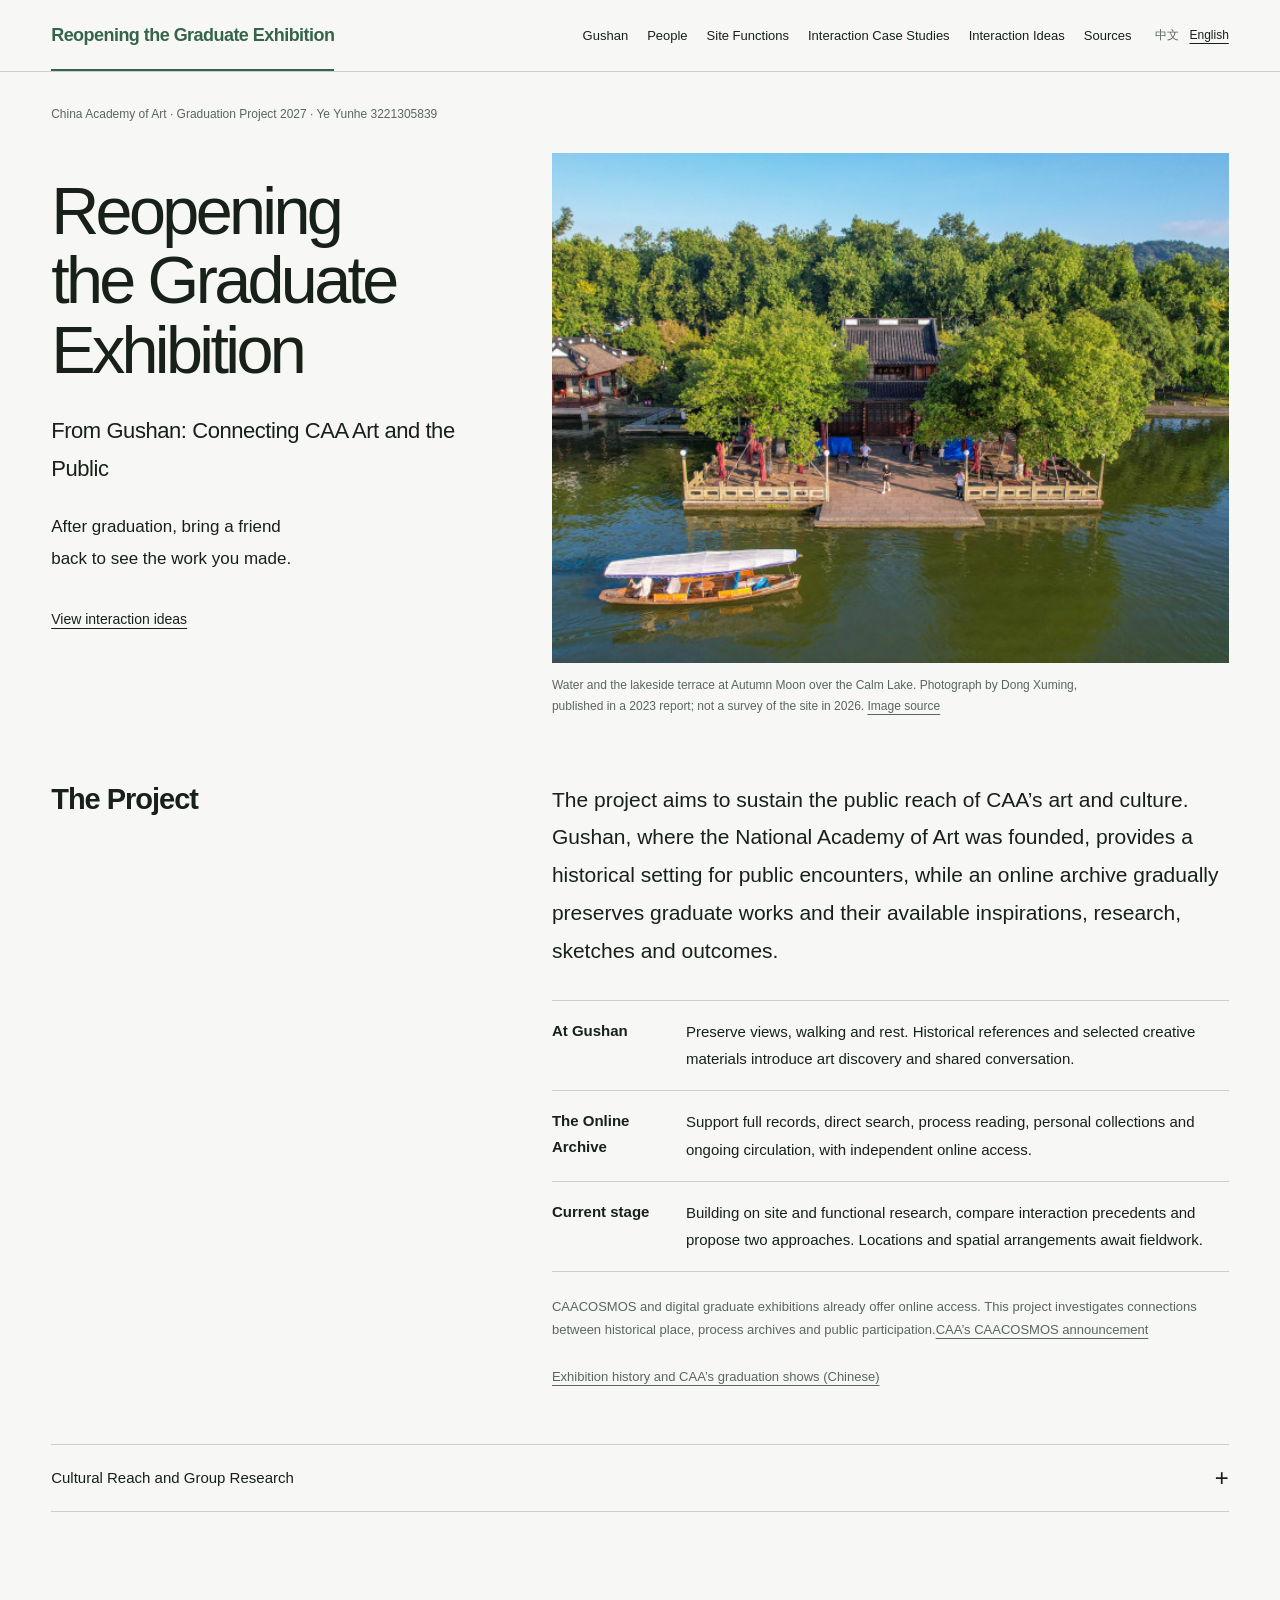
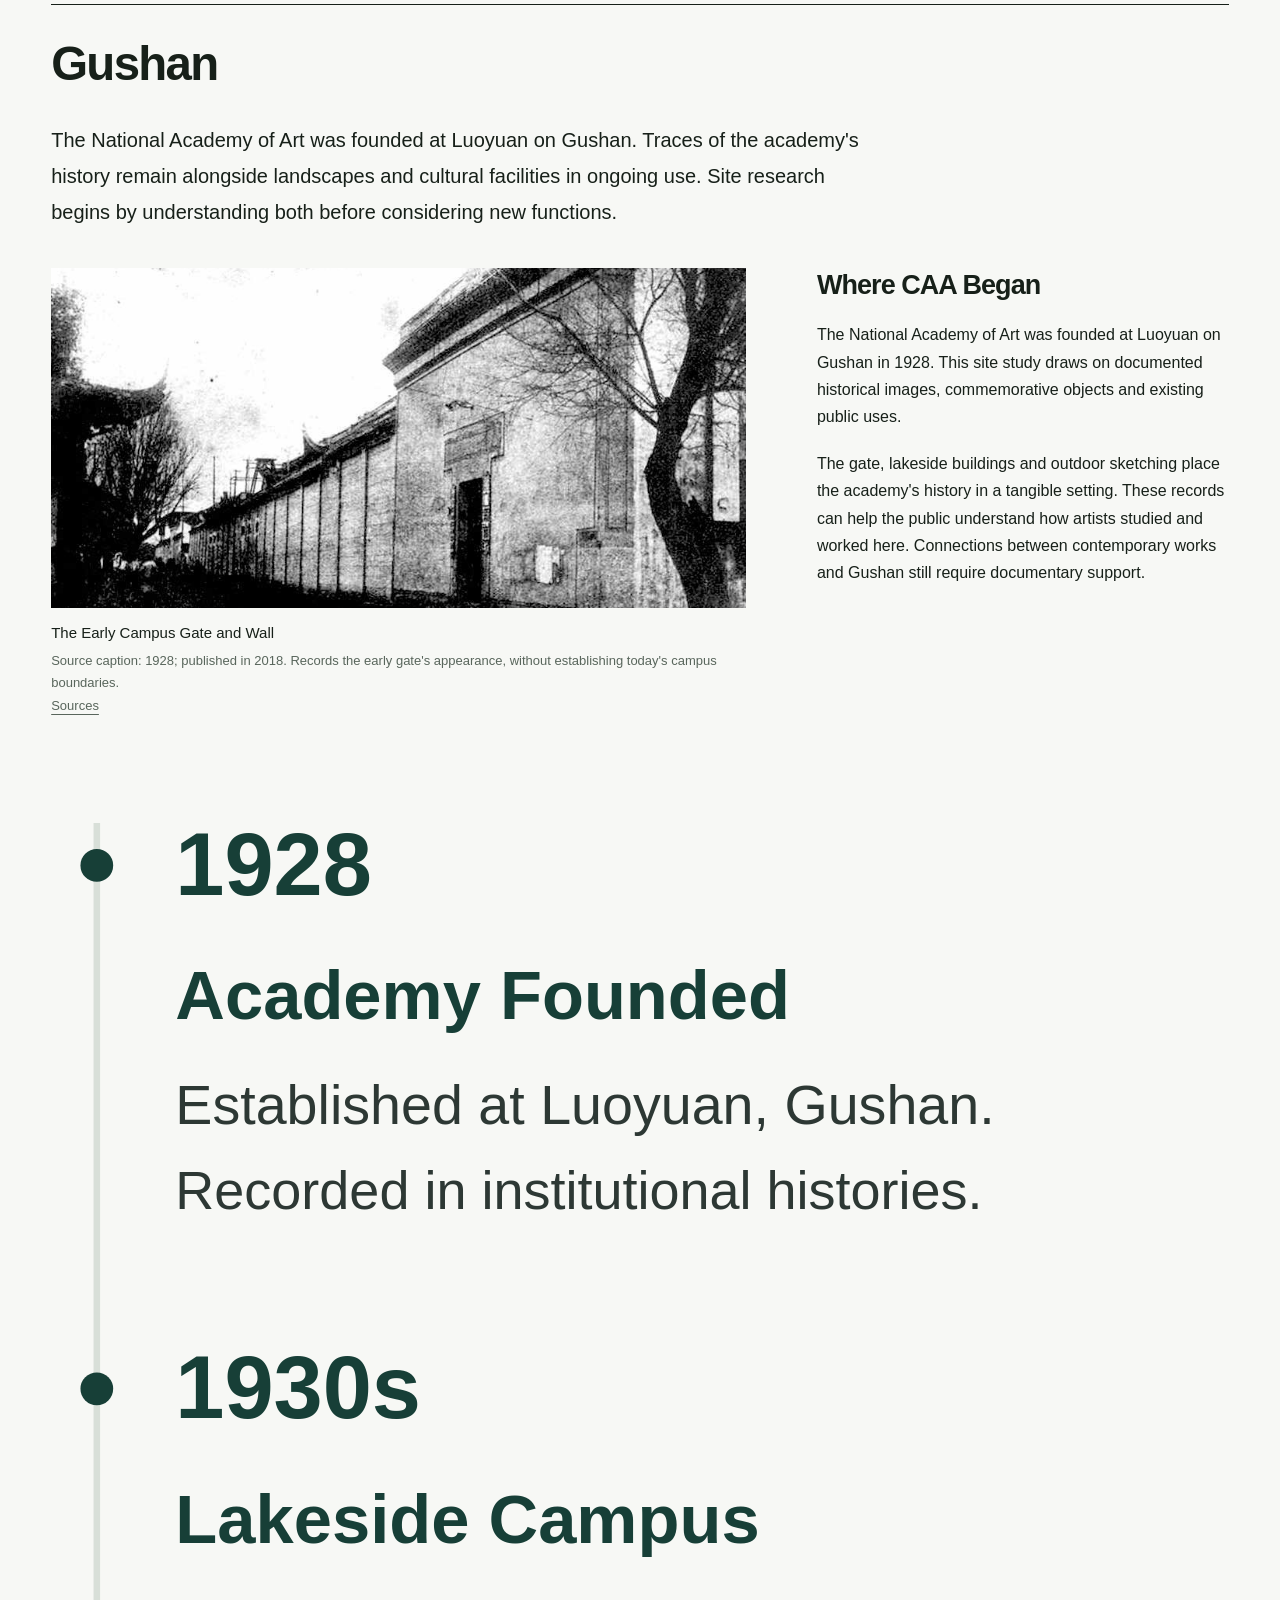
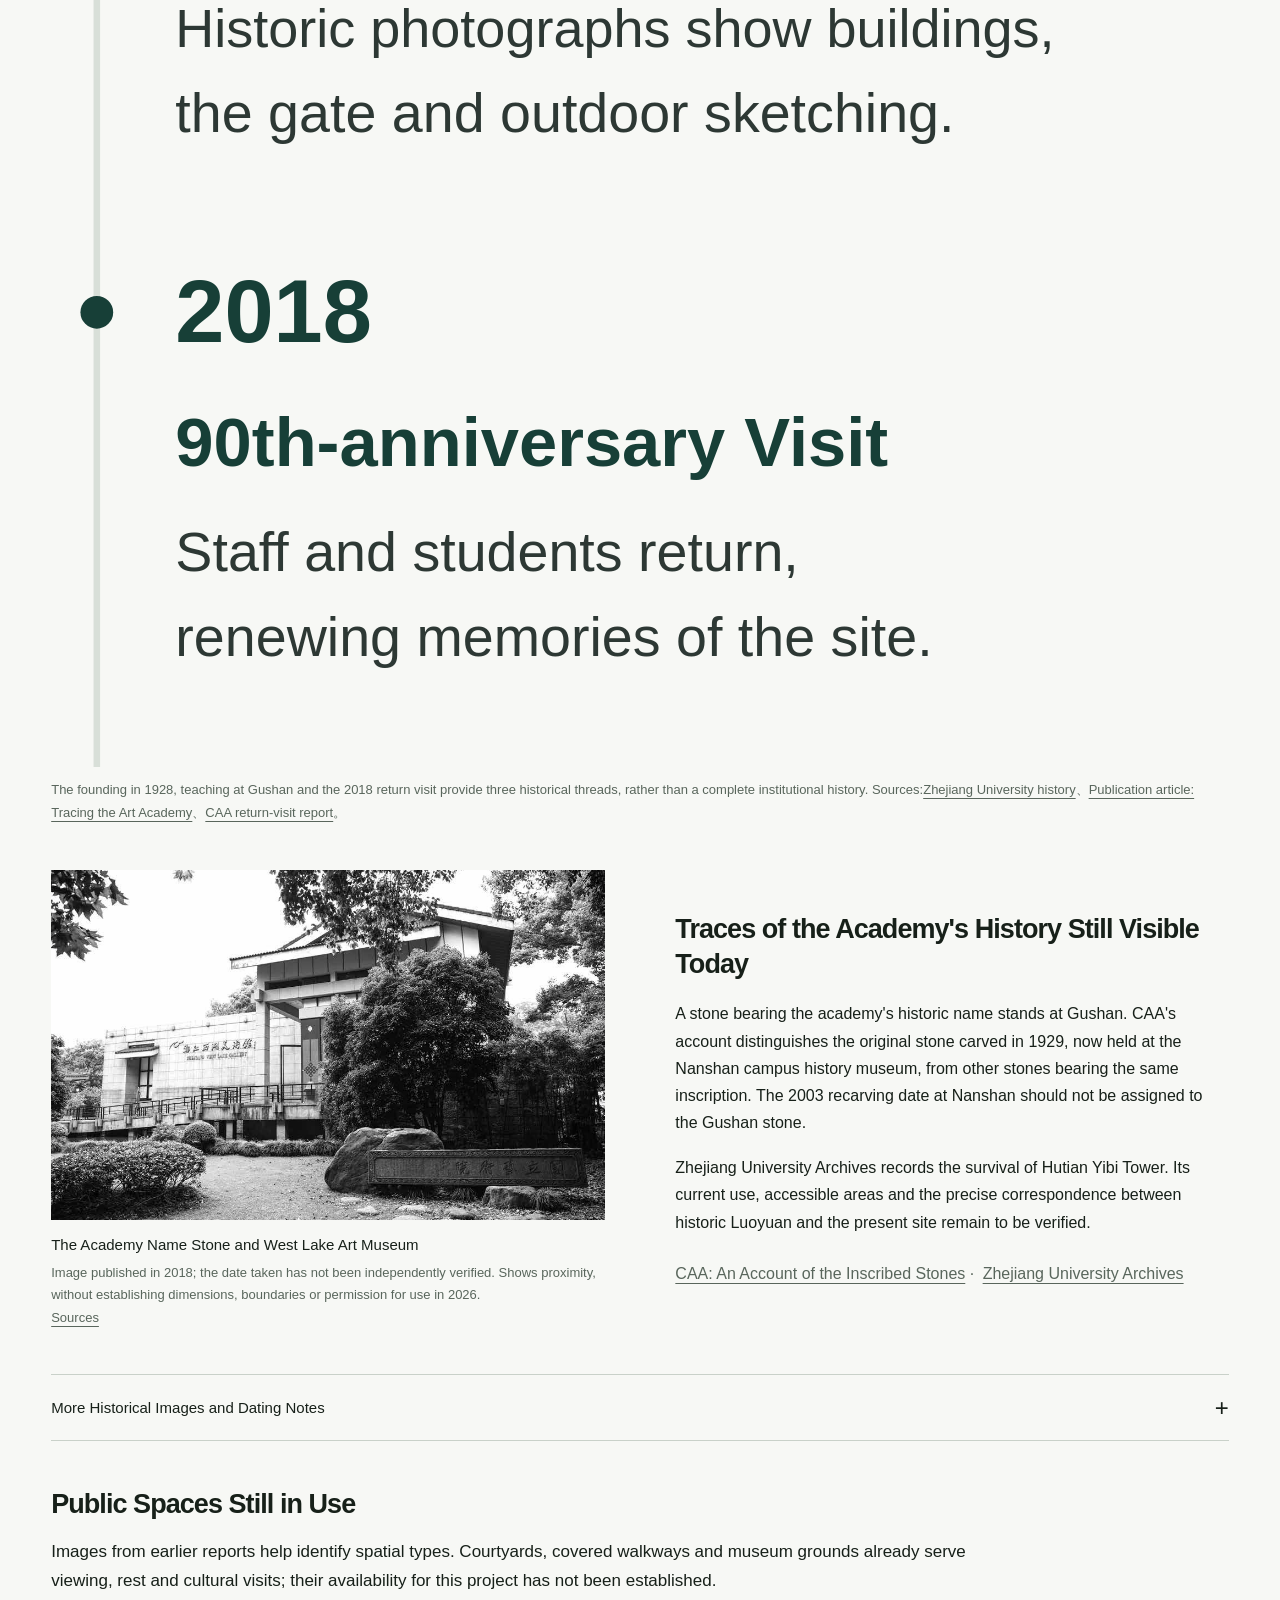
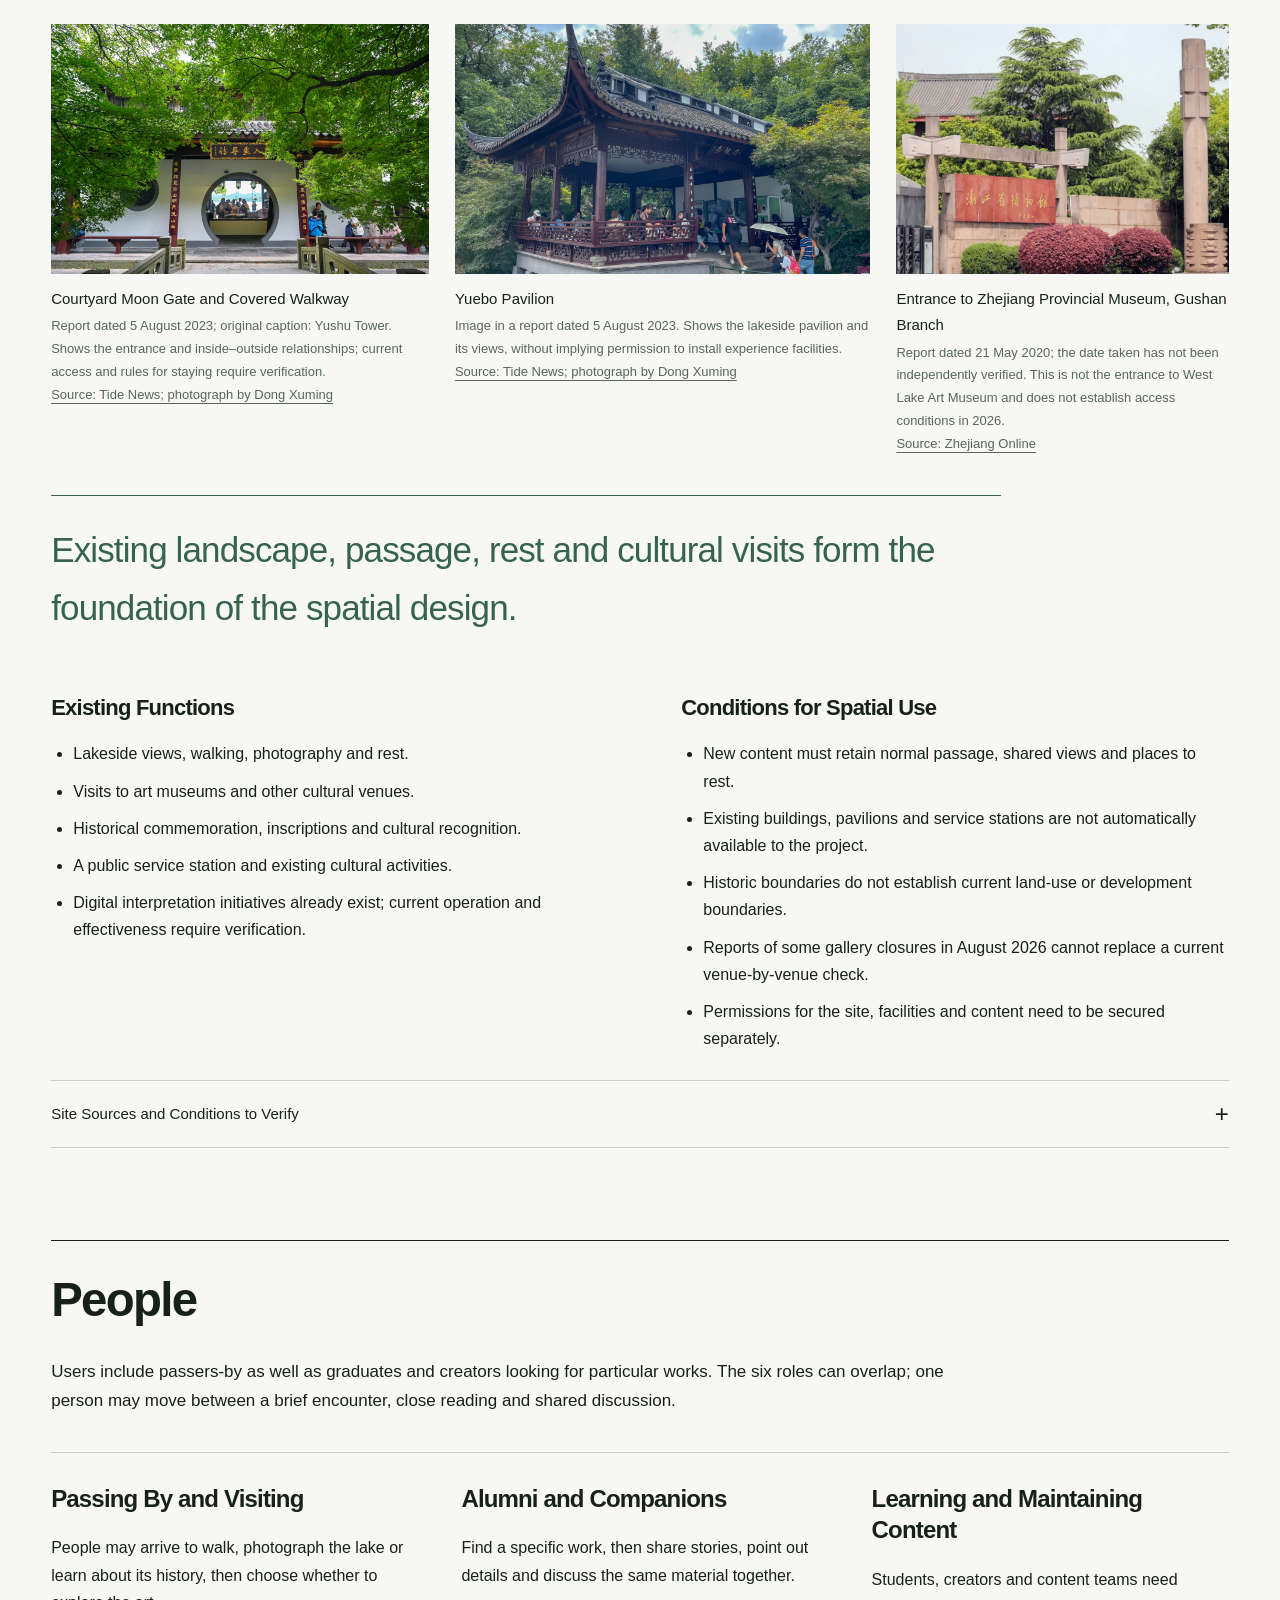
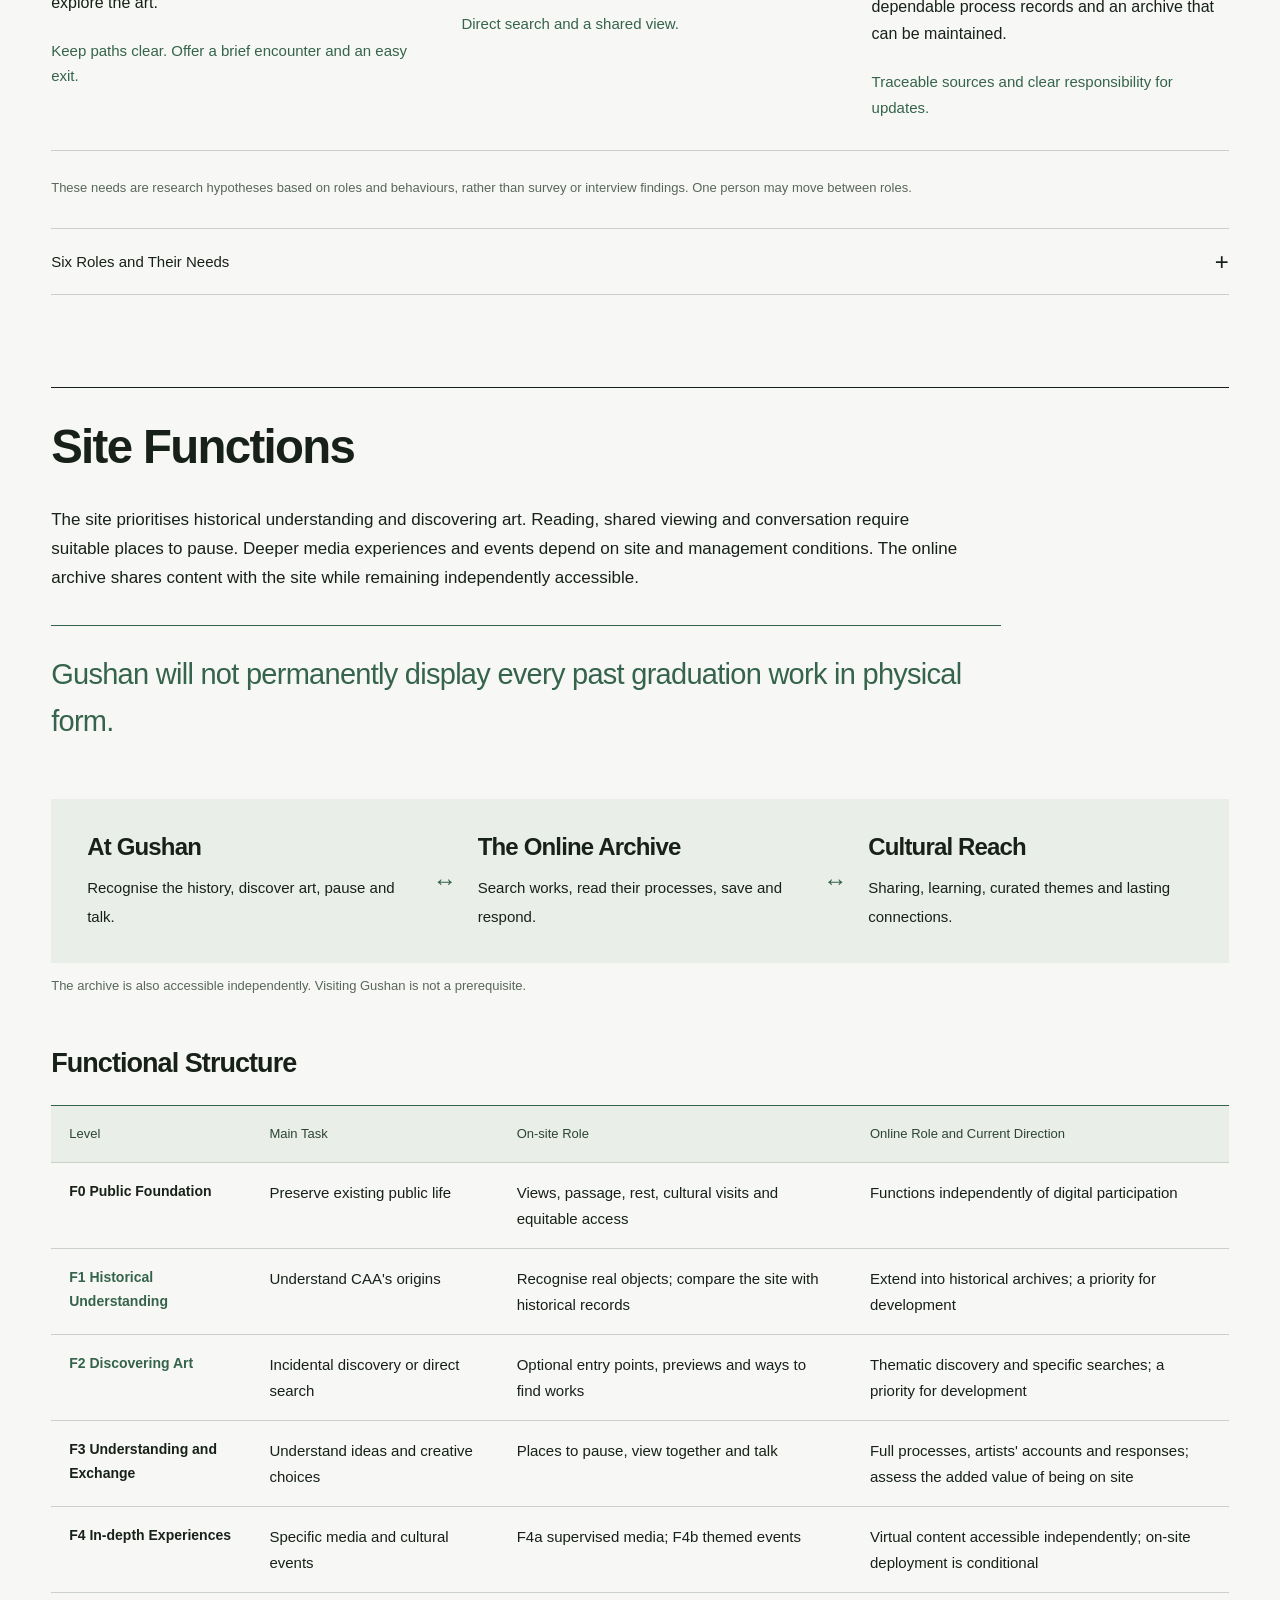
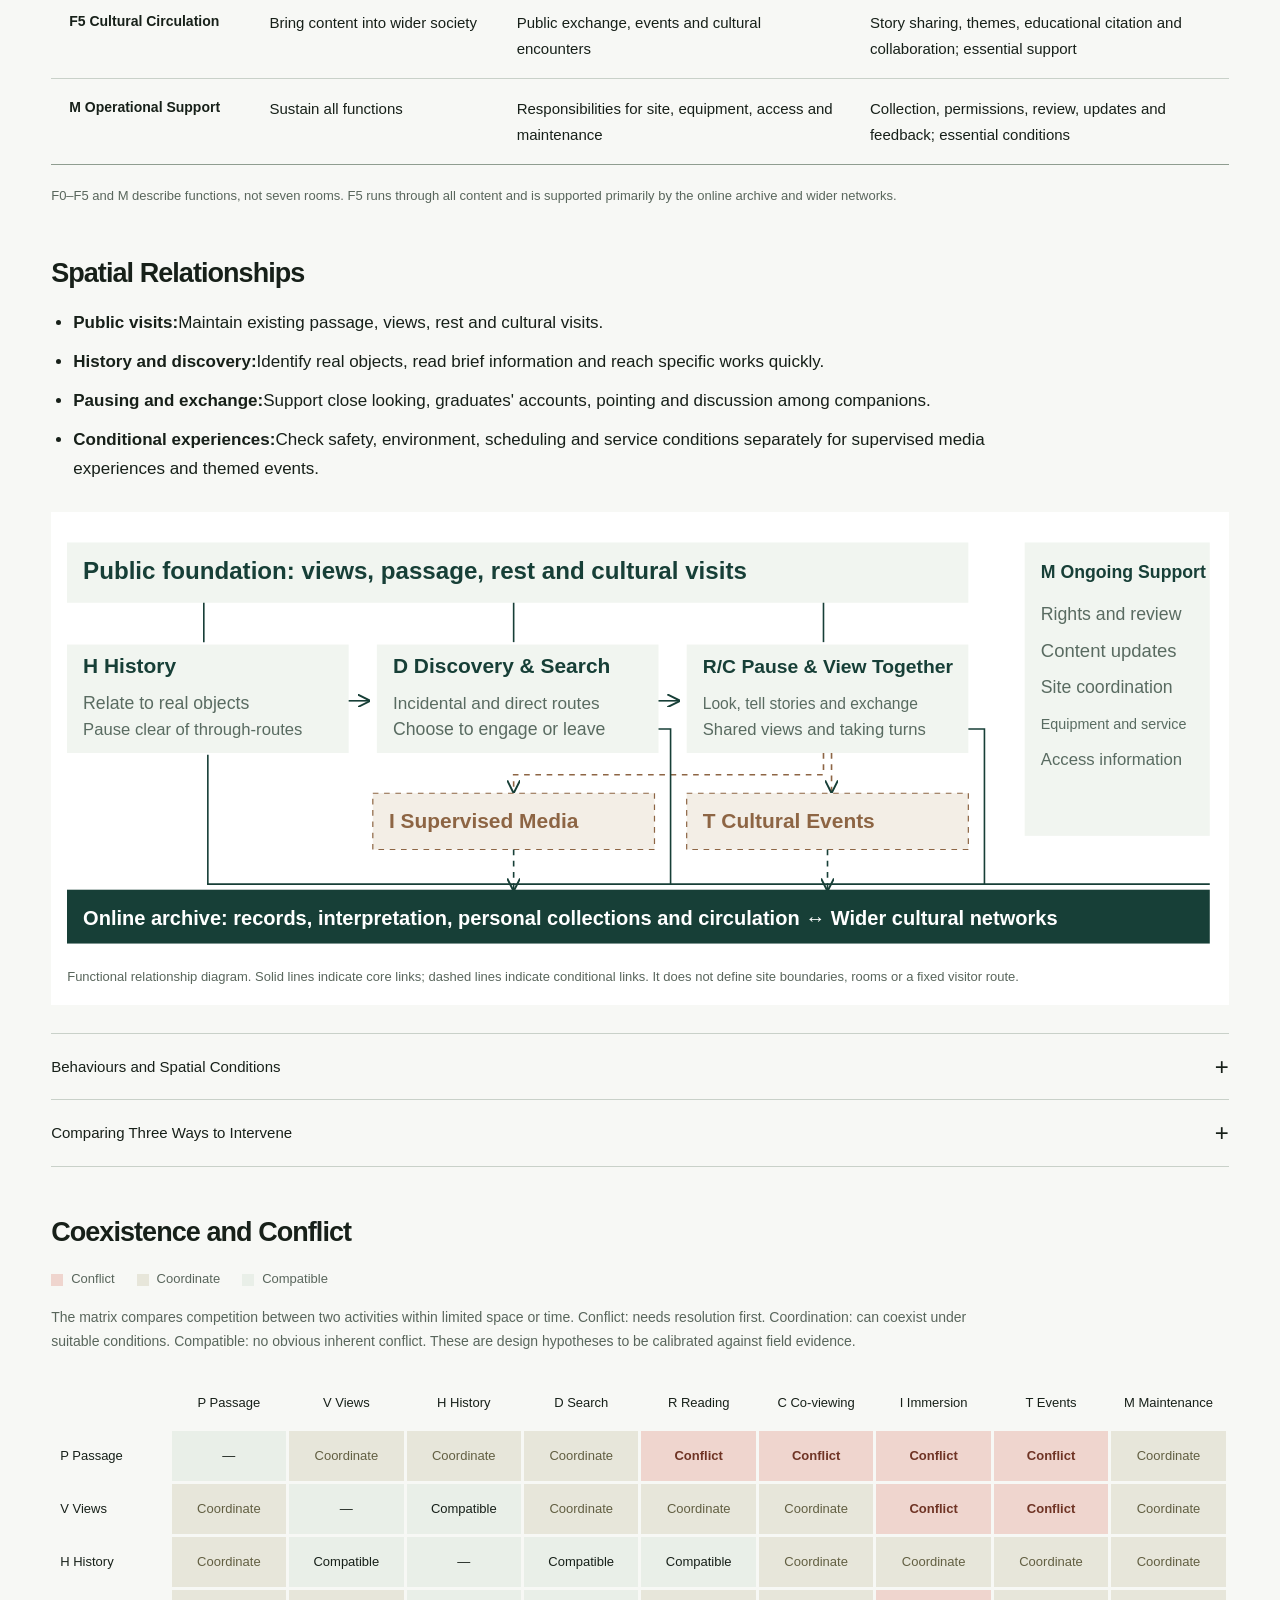
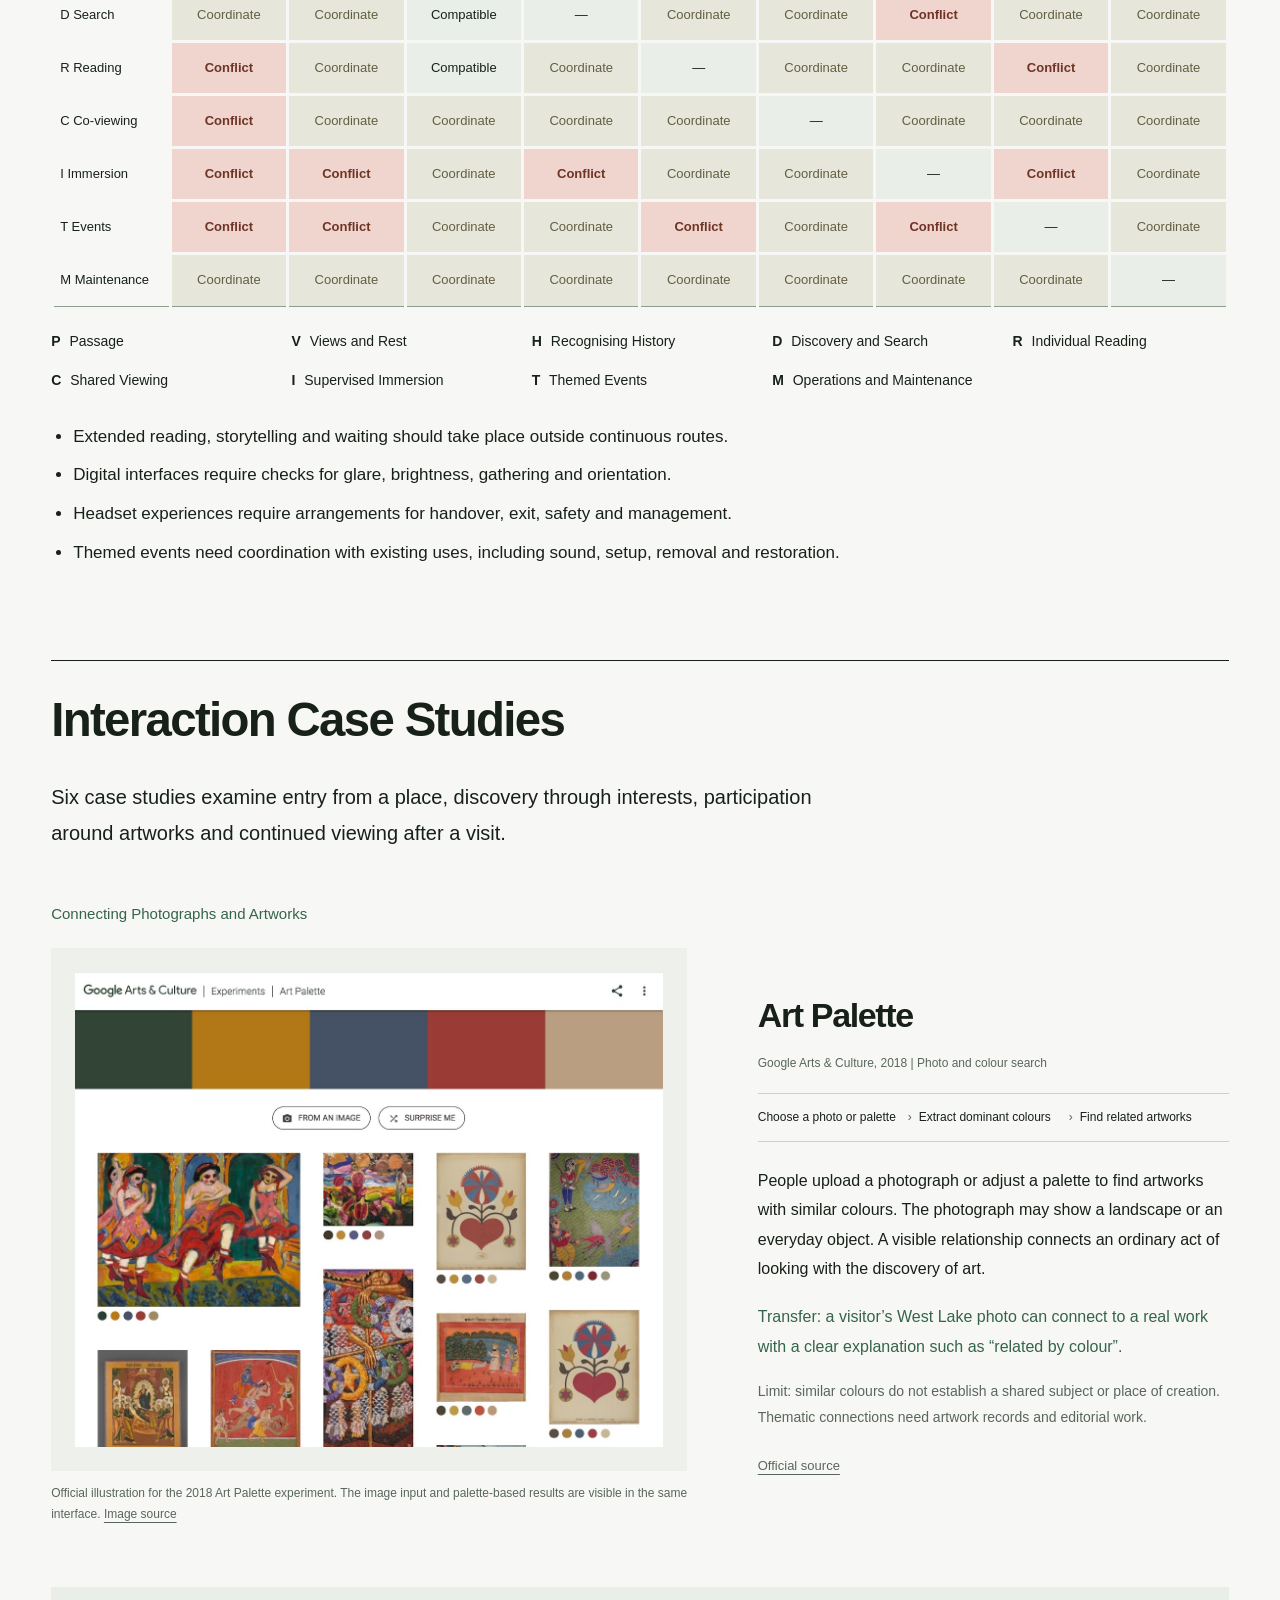
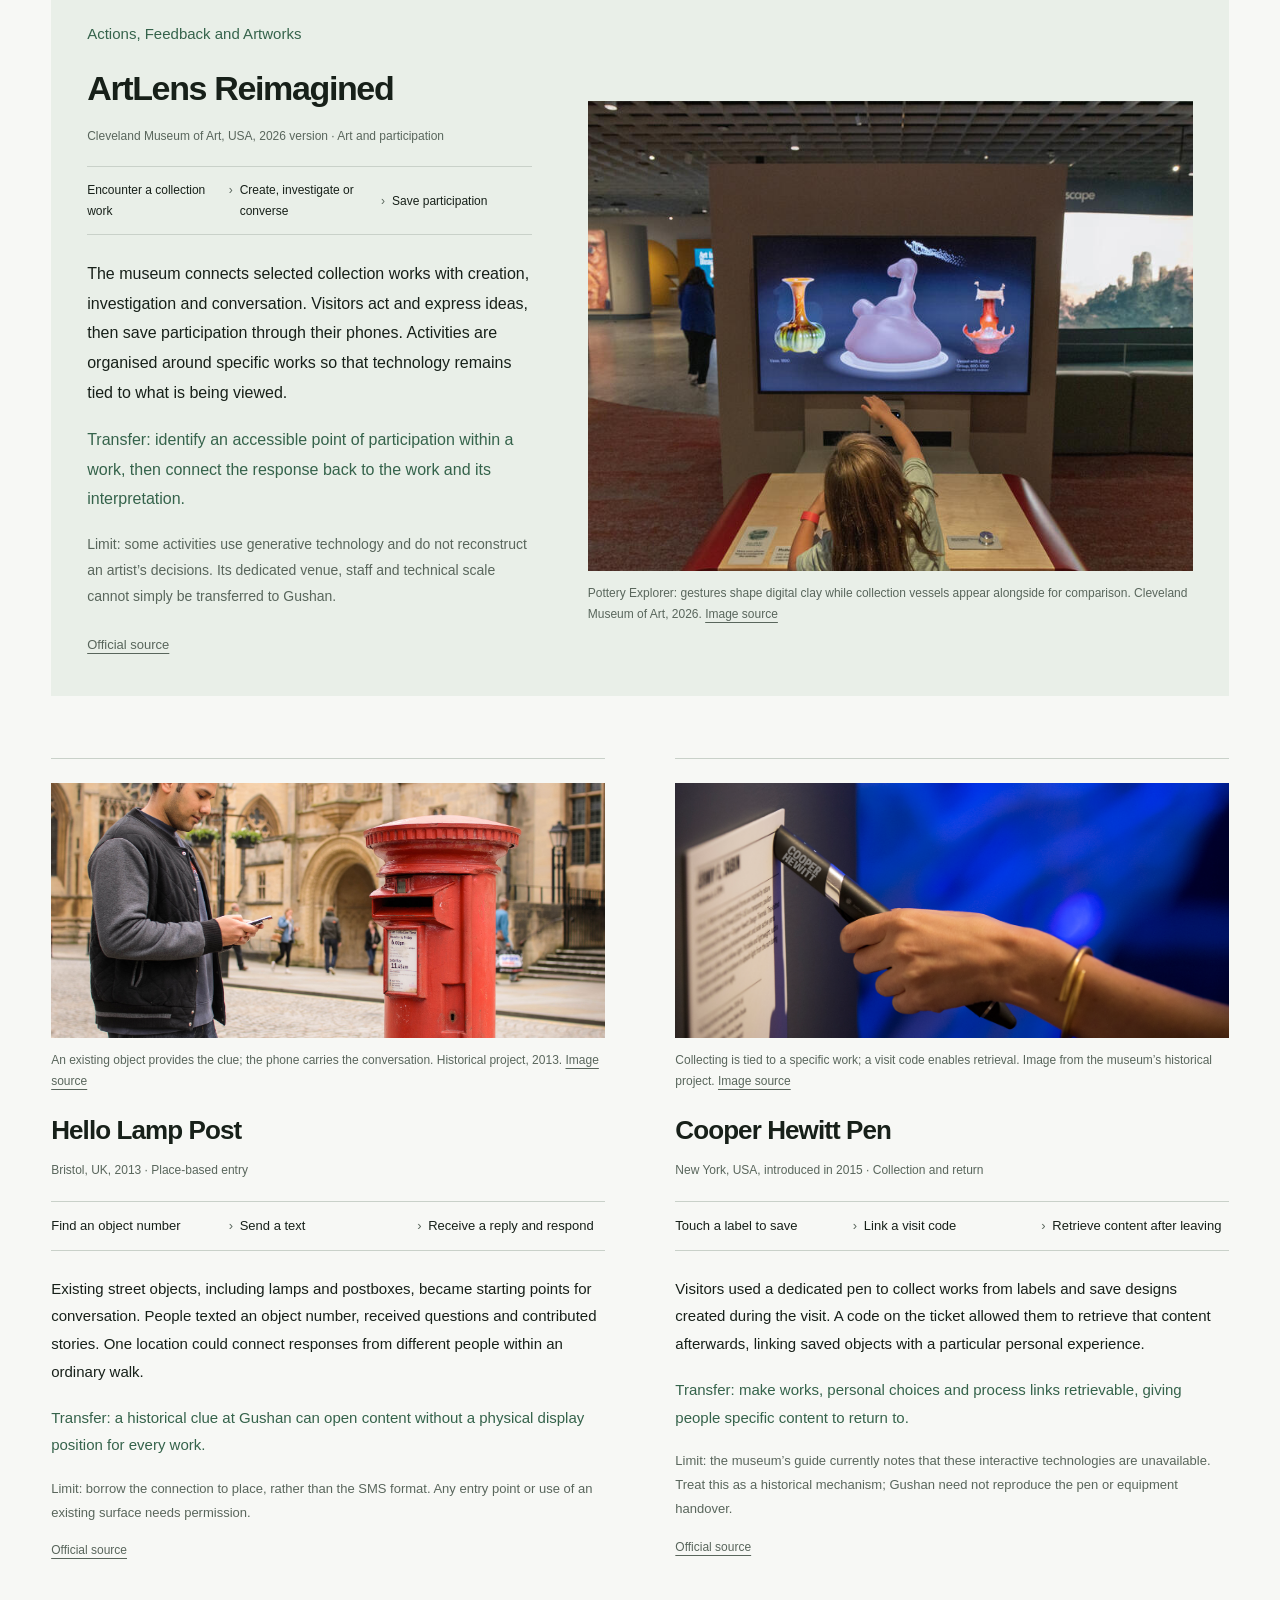
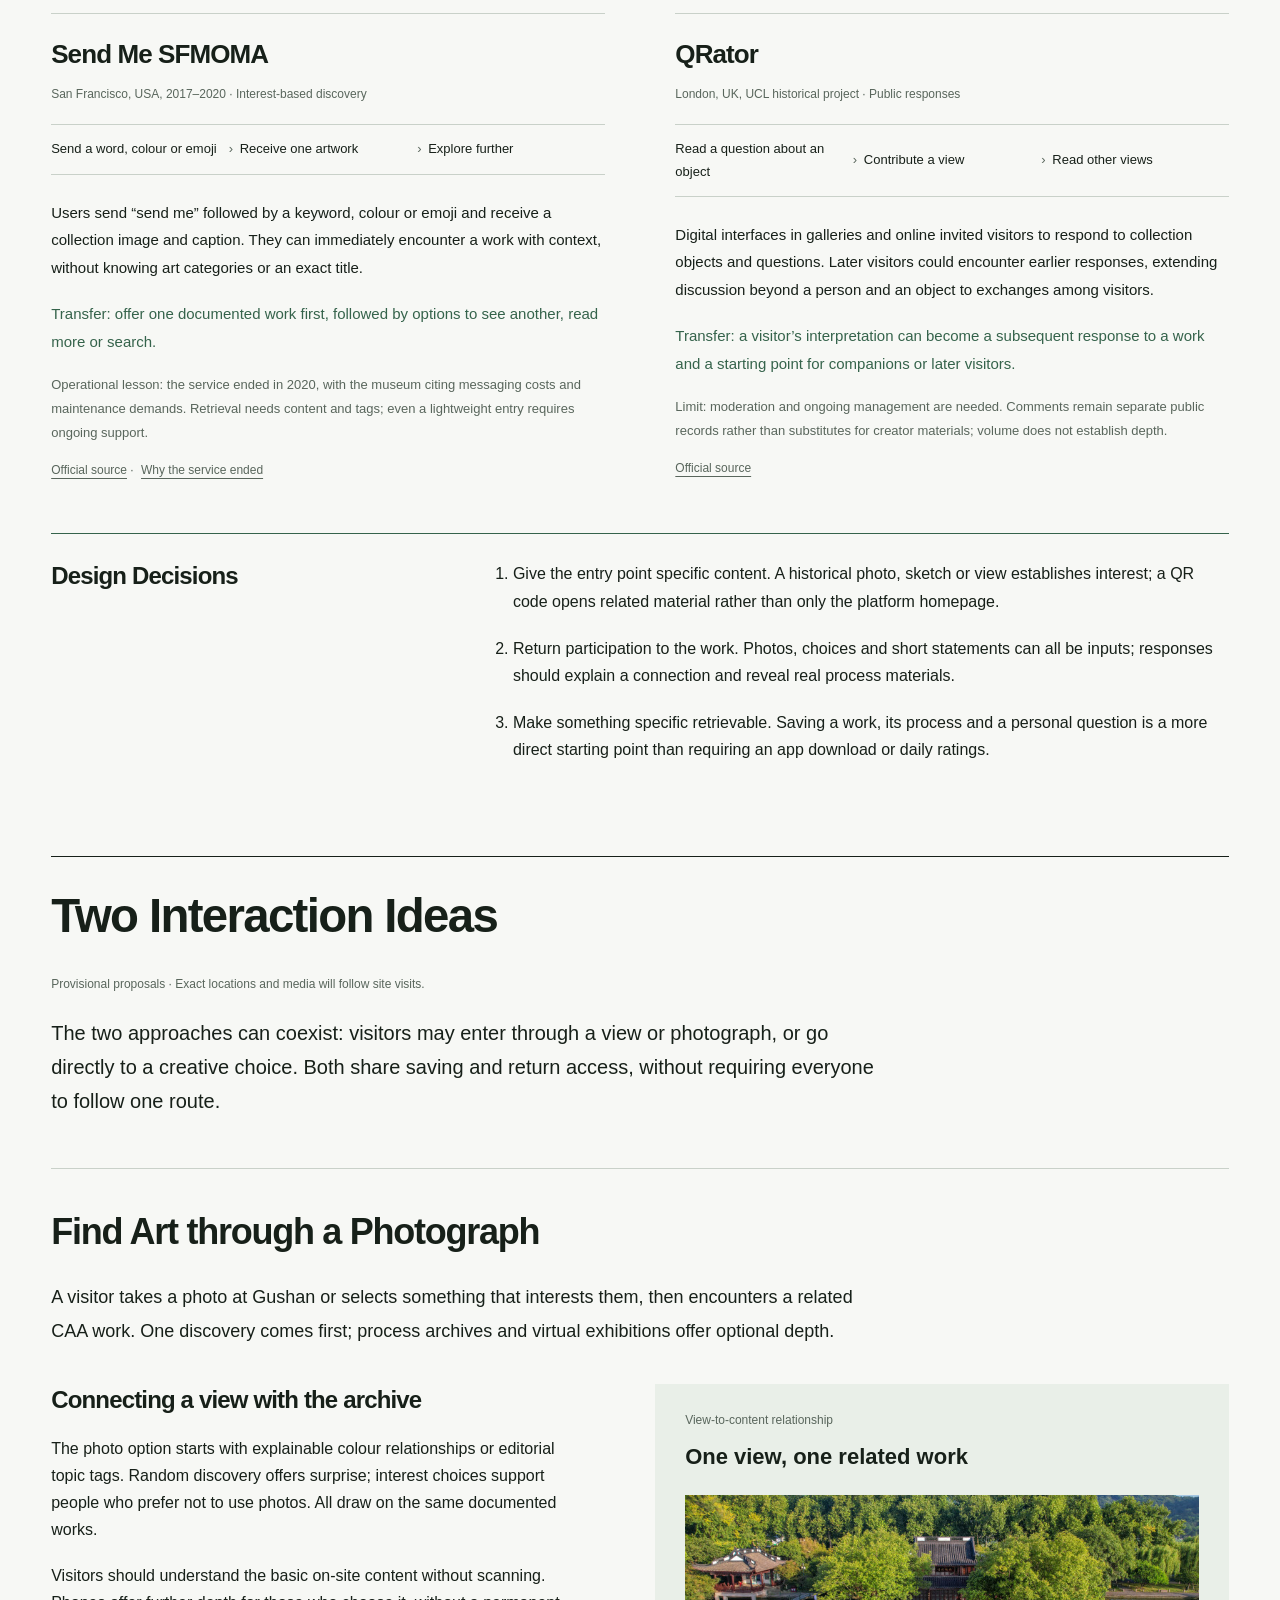
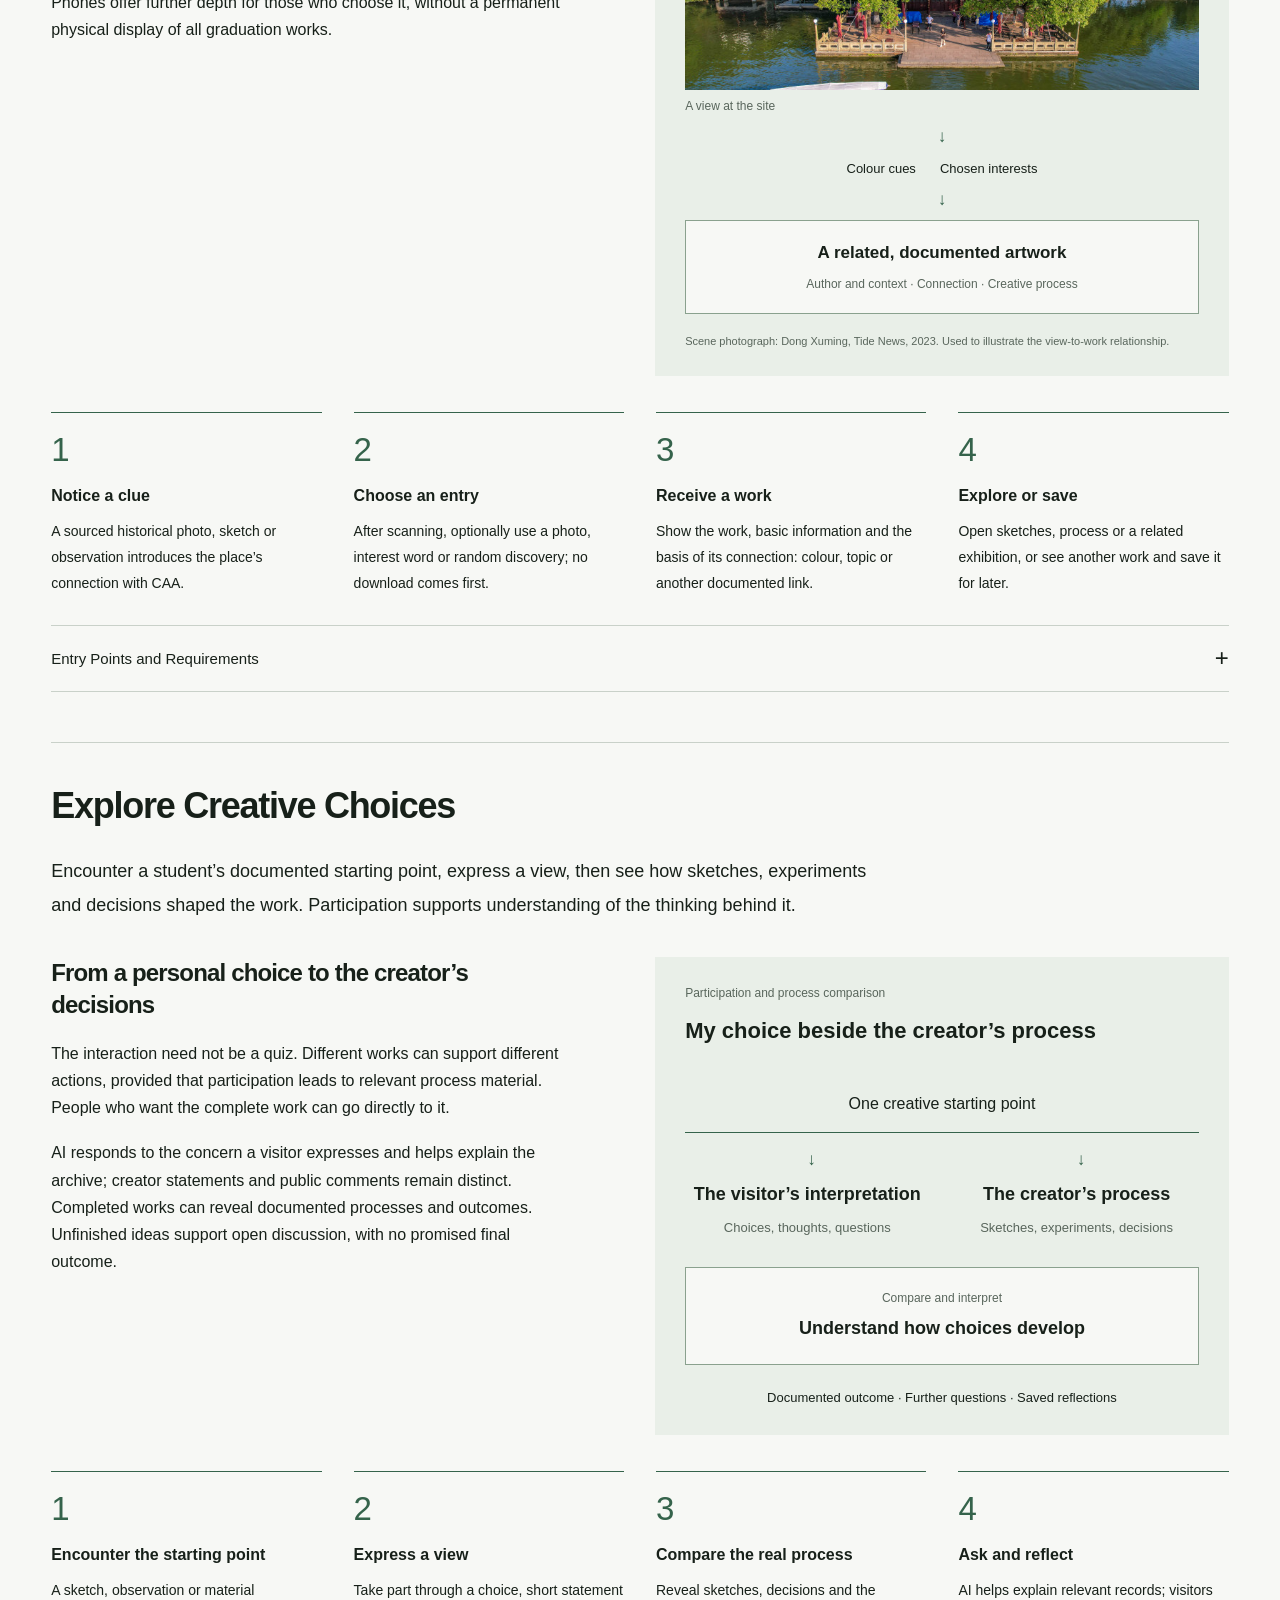
<file: docs/index-en.html>
<!doctype html>
<html lang="en"><head><link rel="icon" href="data:,"><meta charset="utf-8"><meta name="viewport" content="width=device-width,initial-scale=1"><title>Reopening the Graduate Exhibition | Connecting CAA Art and the Public from Gushan</title><link rel="alternate" hreflang="en" href="index-en.html"><link rel="alternate" hreflang="zh-CN" href="index.html"><link rel="stylesheet" href="css/site-v07.css"></head><body><nav aria-label="Contents"><div class="language-bar" role="group" aria-label="Language"><a href="index.html" hreflang="zh-CN" lang="zh-CN" data-language-link>中文</a><a href="index-en.html" hreflang="en" lang="en" data-language-link aria-current="page">English</a></div><div class="nav-inner"><a class="home" href="#overview">Reopening the Graduate Exhibition</a><a href="#site">Gushan</a><a href="#users">People</a><a href="#architecture">Site Functions</a><a href="#interaction">Interaction Case Studies</a><a href="#proposals">Interaction Ideas</a><a href="#sources">Sources</a></div></nav><main>
<header id="overview" class="intro"><p class="byline">China Academy of Art · Graduation Project 2027 · Ye Yunhe 3221305839</p><div class="hero"><div class="hero-copy"><h1>Reopening<br>the Graduate Exhibition</h1><p class="hero-subtitle">From Gushan: Connecting CAA Art and the Public</p><p class="hero-description">After graduation, bring a friend back to see the work you made.</p><a class="text-link" href="#proposals">View interaction ideas</a></div><figure class="hero-photo"><a href="https://tidenews.com.cn/news.html?id=2544083" target="_blank" rel="noopener"><img src="assets/images/lake.jpg" alt="Water and the lakeside terrace at Autumn Moon over the Calm Lake. Photograph by Dong Xuming, published in a 2023 report; not a survey of the site in 2026."></a><figcaption>Water and the lakeside terrace at Autumn Moon over the Calm Lake. Photograph by Dong Xuming, published in a 2023 report; not a survey of the site in 2026. <a href="https://tidenews.com.cn/news.html?id=2544083" target="_blank" rel="noopener">Image source</a></figcaption></figure></div><div class="project-brief"><div><h2>The Project</h2></div><div class="brief-copy"><p>The project aims to sustain the public reach of CAA’s art and culture. Gushan, where the National Academy of Art was founded, provides a historical setting for public encounters, while an online archive gradually preserves graduate works and their available inspirations, research, sketches and outcomes.</p>
<dl class="project-roles">
<div><dt>At Gushan</dt><dd>Preserve views, walking and rest. Historical references and selected creative materials introduce art discovery and shared conversation.</dd></div>
<div><dt>The Online Archive</dt><dd>Support full records, direct search, process reading, personal collections and ongoing circulation, with independent online access.</dd></div>
<div><dt>Current stage</dt><dd>Building on site and functional research, compare interaction precedents and propose two approaches. Locations and spatial arrangements await fieldwork.</dd></div>
</dl>
<p class="source">CAACOSMOS and digital graduate exhibitions already offer online access. This project investigates connections between historical place, process archives and public participation.<a href="https://en.caa.edu.cn/info/1111/2925.htm" target="_blank" rel="noopener">CAA’s CAACOSMOS announcement</a></p>
<p class="source"><a href="exhibition-timeline/" hreflang="zh-CN">Exhibition history and CAA’s graduation shows (Chinese)</a></p>
</div></div><details class="research-detail"><summary>Cultural Reach and Group Research</summary><div class="detail-content"><figure class="diagram"><picture><source media="(max-width: 580px)" srcset="assets/diagrams/en/cultural_reach_mobile.svg"><img src="assets/diagrams/en/cultural_reach.svg" alt="Reach, understanding, circulation and social connection are four intended contributions. Each can occur independently; their actual impact requires observation and evaluation." loading="lazy"></source></picture><figcaption>Reach, understanding, circulation and social connection are four intended contributions. Each can occur independently; their actual impact requires observation and evaluation.</figcaption></figure><details class="team-research"><summary>Team Research</summary><dl class="team">
<div><dt>YT</dt><dd>The continuation of ideas, unfinished works, artists' development and the circulation of art between people.</dd></div>
<div><dt>WC</dt><dd>Creative trajectories, sketches and processes, possibilities for bringing works into physical space, and virtual displays of past graduation works.</dd></div>
<div><dt>ZZY</dt><dd>Public issues in the city as entry points, public responses, connections between online and on-site experiences, and feedback to artists.</dd></div>
<div><dt>YYH</dt><dd>An archive of past works and processes, Gushan's historic site, VR/AI-assisted experiences and spatial connections.</dd></div>
</dl></details>
</div></details></header><section id="site"><div class="section-rule" aria-hidden="true"></div><h2>Gushan</h2><p class="section-lead">The National Academy of Art was founded at Luoyuan on Gushan. Traces of the academy's history remain alongside landscapes and cultural facilities in ongoing use. Site research begins by understanding both before considering new functions.</p>
<div class="foundation"><div class="foundation-image"><figure class="research-photo campus-gate"><a href="assets/images/yyxz_7.jpg" target="_blank"><img src="assets/images/yyxz_7.jpg" alt="The gate and boundary wall when the academy was founded. Source caption: 1928; published in 2018." loading="lazy"></a><figcaption><b>The Early Campus Gate and Wall</b><span>Source caption: 1928; published in 2018. Records the early gate's appearance, without establishing today's campus boundaries.</span><a href="https://www.sohu.com/a/258693115_664182" target="_blank" rel="noopener">Sources</a></figcaption></figure></div><div class="foundation-copy"><h3>Where CAA Began</h3><p>The National Academy of Art was founded at Luoyuan on Gushan in 1928. This site study draws on documented historical images, commemorative objects and existing public uses.</p><p>The gate, lakeside buildings and outdoor sketching place the academy's history in a tangible setting. These records can help the public understand how artists studied and worked here. Connections between contemporary works and Gushan still require documentary support.</p></div></div><figure class="diagram timeline-figure"><picture><source media="(max-width: 580px)" srcset="assets/diagrams/en/history_timeline_mobile.svg"><img src="assets/diagrams/en/history_timeline.svg" alt="The founding in 1928, teaching at Gushan and the 2018 return visit provide three historical threads, rather than a complete institutional history. Sources: Zhejiang University history, the publication article for Tracing the Art Academy, and CAA&#x27;s return-visit report." loading="lazy"></source></picture><figcaption>The founding in 1928, teaching at Gushan and the 2018 return visit provide three historical threads, rather than a complete institutional history. Sources:<a href="https://www.zju.edu.cn/2019/0426/c32917a1510354/pagem.htm" target="_blank" rel="noopener">Zhejiang University history</a>、<a href="https://www.sohu.com/a/258693115_664182" target="_blank" rel="noopener">Publication article: Tracing the Art Academy</a>、<a href="https://www.caa.edu.cn/info/1289/2615.htm" target="_blank" rel="noopener">CAA return-visit report</a>。</figcaption></figure><div class="place-anchor"><figure class="research-photo "><a href="assets/images/stone.jpg" target="_blank"><img src="assets/images/stone.jpg" alt="The National Academy of Art name stone beside West Lake Art Museum. Image published in a 2018 article; the date taken has not been independently verified." loading="lazy"></a><figcaption><b>The Academy Name Stone and West Lake Art Museum</b><span>Image published in 2018; the date taken has not been independently verified. Shows proximity, without establishing dimensions, boundaries or permission for use in 2026.</span><a href="https://www.sohu.com/a/258693115_664182" target="_blank" rel="noopener">Sources</a></figcaption></figure><div><h3>Traces of the Academy's History Still Visible Today</h3><p>A stone bearing the academy's historic name stands at Gushan. CAA's account distinguishes the original stone carved in 1929, now held at the Nanshan campus history museum, from other stones bearing the same inscription. The 2003 recarving date at Nanshan should not be assigned to the Gushan stone.</p><p>Zhejiang University Archives records the survival of Hutian Yibi Tower. Its current use, accessible areas and the precise correspondence between historic Luoyuan and the present site remain to be verified.</p><p class="source"><a href="https://www.caa.edu.cn/info/1332/2416702.htm" target="_blank" rel="noopener">CAA: An Account of the Inscribed Stones</a> · <a href="https://acv.zju.edu.cn/site/bgxw_view.html?id=1302" target="_blank" rel="noopener">Zhejiang University Archives</a></p></div></div><details class="research-detail"><summary>More Historical Images and Dating Notes</summary><div class="detail-content"><h3>Early Campus and Teaching</h3><div class="history-images"><figure class="research-photo waterside"><a href="assets/images/yyxz_6.jpg" target="_blank"><img src="assets/images/yyxz_6.jpg" alt="Waterfront buildings at Hardoon Garden (Luoyuan). Source caption: 1930s; published in 2018." loading="lazy"></a><figcaption><b>Waterfront Buildings at Hardoon Garden (Luoyuan)</b><span>Source caption: 1930s; published in 2018. A historical architectural image; no identification with a surviving building is assumed.</span><a href="https://www.sohu.com/a/258693115_664182" target="_blank" rel="noopener">Sources</a></figcaption></figure><figure class="research-photo students"><a href="assets/images/yyxz_9.jpg" target="_blank"><img src="assets/images/yyxz_9.jpg" alt="Students sketching at Gushan. Source caption: 1930s; published in 2018." loading="lazy"></a><figcaption><b>Students Sketching at Gushan</b><span>Source caption: 1930s; published in 2018. Records the relationship between teaching and the landscape.</span><a href="https://www.sohu.com/a/258693115_664182" target="_blank" rel="noopener">Sources</a></figcaption></figure></div><h3>Historical Group Photographs and Return Visits</h3><div class="memory-comparison"><figure class="research-photo "><a href="assets/images/yyxz_1.jpg" target="_blank"><img src="assets/images/yyxz_1.jpg" alt="Detail of a group photograph of staff and students at Luoyuan, Gushan. This source dates it to 1928; published in 2018." loading="lazy"></a><figcaption><b>Staff and Students at Luoyuan, Gushan — Detail</b><span>This source dates the photograph to 1928; published in 2018. An official republication captions it as 1929; the discrepancy is retained.</span><a href="https://www.sohu.com/a/258693115_664182" target="_blank" rel="noopener">Sources</a></figcaption></figure><figure class="research-photo "><a href="assets/images/yyxz_2.jpg" target="_blank"><img src="assets/images/yyxz_2.jpg" alt="Detail of the 2018 return-visit group photograph at Gushan. Source caption: 2018." loading="lazy"></a><figcaption><b>Returning to Gushan in 2018 — Detail</b><span>Source caption: 2018. An academy-organised return visit, rather than evidence of a general demand among graduates to return.</span><a href="https://www.sohu.com/a/258693115_664182" target="_blank" rel="noopener">Sources</a></figcaption></figure></div><p class="note">The photographs compare memories of the site; they are not a precise survey from matching viewpoints. For the differing date, see<a href="https://www.caa.edu.cn/info/3811/11439.htm" target="_blank" rel="noopener">the 1929 caption in CAA's republication</a>. CAA's 2018 report documents the visit but does not establish users' willingness to use a digital works archive.</p></div></details><div class="subheading"><h3>Public Spaces Still in Use</h3></div><p>Images from earlier reports help identify spatial types. Courtyards, covered walkways and museum grounds already serve viewing, rest and cultural visits; their availability for this project has not been established.</p><div class="current-images"><figure class="research-photo "><a href="assets/images/gate.jpg" target="_blank"><img src="assets/images/gate.jpg" alt="A courtyard moon gate and covered walkway. Report dated 5 August 2023; original caption: Yushu Tower." loading="lazy"></a><figcaption><b>Courtyard Moon Gate and Covered Walkway</b><span>Report dated 5 August 2023; original caption: Yushu Tower. Shows the entrance and inside–outside relationships; current access and rules for staying require verification.</span><a href="https://tidenews.com.cn/news.html?id=2544083" target="_blank" rel="noopener">Source: Tide News; photograph by Dong Xuming</a></figcaption></figure><figure class="research-photo "><a href="assets/images/phqy2023_yuebo.jpg" target="_blank"><img src="assets/images/phqy2023_yuebo.jpg" alt="Yuebo Pavilion. Image in a report dated 5 August 2023." loading="lazy"></a><figcaption><b>Yuebo Pavilion</b><span>Image in a report dated 5 August 2023. Shows the lakeside pavilion and its views, without implying permission to install experience facilities.</span><a href="https://tidenews.com.cn/news.html?id=2544083" target="_blank" rel="noopener">Source: Tide News; photograph by Dong Xuming</a></figcaption></figure><figure class="research-photo "><a href="assets/images/zjb_gate_2020.png" target="_blank"><img src="assets/images/zjb_gate_2020.png" alt="Entrance to the Gushan branch of Zhejiang Provincial Museum. Report dated 21 May 2020; the date taken has not been independently verified." loading="lazy"></a><figcaption><b>Entrance to Zhejiang Provincial Museum, Gushan Branch</b><span>Report dated 21 May 2020; the date taken has not been independently verified. This is not the entrance to West Lake Art Museum and does not establish access conditions in 2026.</span><a href="https://zjnews.zjol.com.cn/zjnews/zjxw/202005/t20200521_11985483.shtml" target="_blank" rel="noopener">Source: Zhejiang Online</a></figcaption></figure></div><p class="key-statement">Existing landscape, passage, rest and cultural visits form the foundation of the spatial design.</p><div class="two-columns"><div><h3>Existing Functions</h3>
<ul class=""><li>Lakeside views, walking, photography and rest.</li><li>Visits to art museums and other cultural venues.</li><li>Historical commemoration, inscriptions and cultural recognition.</li><li>A public service station and existing cultural activities.</li><li>Digital interpretation initiatives already exist; current operation and effectiveness require verification.</li></ul>
</div><div><h3>Conditions for Spatial Use</h3>
<ul class=""><li>New content must retain normal passage, shared views and places to rest.</li><li>Existing buildings, pavilions and service stations are not automatically available to the project.</li><li>Historic boundaries do not establish current land-use or development boundaries.</li><li>Reports of some gallery closures in August 2026 cannot replace a current venue-by-venue check.</li><li>Permissions for the site, facilities and content need to be secured separately.</li></ul></div></div>
<details class="research-detail"><summary>Site Sources and Conditions to Verify</summary><div class="detail-content"><p class="source">References:<a href="https://www.caa.edu.cn/info/1332/2416702.htm" target="_blank" rel="noopener">CAA: An Account of the Inscribed Stones</a>、<a href="https://www.zju.edu.cn/2019/0426/c32917a1510354/pagem.htm" target="_blank" rel="noopener">Zhejiang University: The Story of Luoyuan</a>、<a href="https://acv.zju.edu.cn/site/bgxw_view.html?id=1302" target="_blank" rel="noopener">Zhejiang University Archives: Luoyuan history</a>、<a href="https://www.caa.edu.cn/info/1289/2615.htm" target="_blank" rel="noopener">CAA's 90th-anniversary return to Gushan</a>、<a href="https://tidenews.com.cn/news.html?id=2544083" target="_blank" rel="noopener">Tide News: Restoration of Autumn Moon over the Calm Lake</a>、<a href="https://z.hangzhou.com.cn/2021/jd100zn/content/content_7999952.html" target="_blank" rel="noopener">Opening of the Gushan public service station</a>、<a href="https://www.forestry.gov.cn/lyj/1/gsgg/20260727/682232.html" target="_blank" rel="noopener">Approval of the West Lake master plan</a>、<a href="https://www.sina.cn/news/detail/5330403129032885.html" target="_blank" rel="noopener">Hangzhou Release: Changes to museum access</a>、<a href="https://www.sensetime.com/hk/news/41154839/" target="_blank" rel="noopener">West Lake mobile AR initiative</a></p>
<p class="note">Historic Luoyuan does not define land currently available for development. Differences between the 1956/1959 historical accounts and the 1928/1929 photograph captions are retained. Site photographs support recognition; current access and available areas require separate checks.</p>
</div></details></section><section id="users"><div class="section-rule" aria-hidden="true"></div><h2>People</h2>
<p>Users include passers-by as well as graduates and creators looking for particular works. The six roles can overlap; one person may move between a brief encounter, close reading and shared discussion.</p>
<div class="people-groups"><div><h3>Passing By and Visiting</h3><p>People may arrive to walk, photograph the lake or learn about its history, then choose whether to explore the art.</p><p class="need">Keep paths clear. Offer a brief encounter and an easy exit.</p></div><div><h3>Alumni and Companions</h3><p>Find a specific work, then share stories, point out details and discuss the same material together.</p><p class="need">Direct search and a shared view.</p></div><div><h3>Learning and Maintaining Content</h3><p>Students, creators and content teams need dependable process records and an archive that can be maintained.</p><p class="need">Traceable sources and clear responsibility for updates.</p></div></div><p class="note">These needs are research hypotheses based on roles and behaviours, rather than survey or interview findings. One person may move between roles.</p><details class="research-detail"><summary>Six Roles and Their Needs</summary><div class="detail-content"><div class="table-scroll" role="region" tabindex="0" aria-label="Supporting both incidental encounters and purposeful visits"><table class="users"><thead><tr><th>User</th><th>Initial Purpose</th><th>Work Sought</th><th>Behaviours to Support</th><th>Spatial Needs</th></tr></thead><tbody><tr><td>A General Visitors</td><td>Walking by the lake, photography, rest</td><td>Usually unspecified</td><td>Discover voluntarily, or choose not to participate</td><td>Clear routes and views; easy exit</td></tr><tr><td>B Cultural Visitors</td><td>Exhibitions and history</td><td>From broad to specific</td><td>Recognise history; explore themes</td><td>Compare with real objects; pause briefly</td></tr><tr><td>C Past Graduates</td><td>Return and show works to others</td><td>Specific artist or work</td><td>Find quickly, tell stories and share</td><td>View together with companions</td></tr><tr><td>D Companions</td><td>Accompany someone; understand their work</td><td>Emerges through conversation</td><td>Look, listen, point and offer interpretations</td><td>Shared sightlines and space to talk</td></tr><tr><td>E Students and Creators</td><td>Learning, research, inspiration</td><td>Defined themes or sources</td><td>Search, compare processes, maintain records</td><td>Reading conditions; detailed searches can happen elsewhere</td></tr><tr><td>F Content and Operations Teams</td><td>Communication, services, management</td><td>Defined by responsibilities</td><td>Review, update, maintain and collaborate</td><td>Clear responsibilities and service conditions</td></tr></tbody></table></div>
<p>Functional priorities distinguish between:</p>
<ul class=""><li><b>Baseline public use:</b>People who do not engage with digital content can still walk, enjoy views, rest and visit cultural venues.</li><li><b>Experience benefits:</b>Assess practical benefits through incidental discovery, specific searches, personal understanding and shared viewing.</li><li><b>Operational requirements:</b>The academy's content team, site managers and maintenance providers need distinct responsibilities; these are essential requirements.</li></ul>
<p class="note">Specific motivations, interaction preferences and sustained participation are research hypotheses, not survey or interview findings. Mobility, hearing, vision, language and whether someone visits with others affect all roles.</p>
<p>Continued engagement also depends on content and ongoing relationships:</p>
<ul class=""><li><b>General visitors:</b>A personally relevant work and further material to explore can give visitors a reason to return online.</li><li><b>Cultural visitors:</b>Clear historical information, themes that can be explored further and reliable sources.</li><li><b>Graduates and companions:</b>Find works and understand their processes, with opportunities to continue telling, updating and responding.</li><li><b>Students and creators:</b>Complete records, clear citation information and relevant themes provide practical learning value.</li><li><b>Operators:</b>Stable responsibilities, content and resources enable continued updating and maintenance.</li></ul>
</div></details></section>

<section id="architecture"><div class="section-rule" aria-hidden="true"></div><h2>Site Functions</h2>
<p>The site prioritises historical understanding and discovering art. Reading, shared viewing and conversation require suitable places to pause. Deeper media experiences and events depend on site and management conditions. The online archive shares content with the site while remaining independently accessible.</p>
<p class="key-statement compact">Gushan will not permanently display every past graduation work in physical form.</p><div class="site-system"><div><h3>At Gushan</h3><p>Recognise the history, discover art, pause and talk.</p></div><span class="system-link" aria-hidden="true">↔</span><div><h3>The Online Archive</h3><p>Search works, read their processes, save and respond.</p></div><span class="system-link" aria-hidden="true">↔</span><div><h3>Cultural Reach</h3><p>Sharing, learning, curated themes and lasting connections.</p></div></div><p class="diagram-caption">The archive is also accessible independently. Visiting Gushan is not a prerequisite.</p><h3>Functional Structure</h3>
<div class="table-scroll" role="region" tabindex="0" aria-label="Prioritising historical understanding and discovering art on site"><table class="functions"><thead><tr><th>Level</th><th>Main Task</th><th>On-site Role</th><th>Online Role and Current Direction</th></tr></thead><tbody><tr><td>F0 Public Foundation</td><td>Preserve existing public life</td><td>Views, passage, rest, cultural visits and equitable access</td><td>Functions independently of digital participation</td></tr><tr><td>F1 Historical Understanding</td><td>Understand CAA's origins</td><td>Recognise real objects; compare the site with historical records</td><td>Extend into historical archives; a priority for development</td></tr><tr><td>F2 Discovering Art</td><td>Incidental discovery or direct search</td><td>Optional entry points, previews and ways to find works</td><td>Thematic discovery and specific searches; a priority for development</td></tr><tr><td>F3 Understanding and Exchange</td><td>Understand ideas and creative choices</td><td>Places to pause, view together and talk</td><td>Full processes, artists' accounts and responses; assess the added value of being on site</td></tr><tr><td>F4 In-depth Experiences</td><td>Specific media and cultural events</td><td>F4a supervised media; F4b themed events</td><td>Virtual content accessible independently; on-site deployment is conditional</td></tr><tr><td>F5 Cultural Circulation</td><td>Bring content into wider society</td><td>Public exchange, events and cultural encounters</td><td>Story sharing, themes, educational citation and collaboration; essential support</td></tr><tr><td>M Operational Support</td><td>Sustain all functions</td><td>Responsibilities for site, equipment, access and maintenance</td><td>Collection, permissions, review, updates and feedback; essential conditions</td></tr></tbody></table></div>
<p class="note">F0–F5 and M describe functions, not seven rooms. F5 runs through all content and is supported primarily by the online archive and wider networks.</p>
<h3>Spatial Relationships</h3>
<ul class=""><li><b>Public visits:</b>Maintain existing passage, views, rest and cultural visits.</li><li><b>History and discovery:</b>Identify real objects, read brief information and reach specific works quickly.</li><li><b>Pausing and exchange:</b>Support close looking, graduates' accounts, pointing and discussion among companions.</li><li><b>Conditional experiences:</b>Check safety, environment, scheduling and service conditions separately for supervised media experiences and themed events.</li></ul>
<figure class="diagram diagram-wide"><img src="assets/diagrams/en/%E5%85%B3%E9%94%AE%E5%8A%9F%E8%83%BD%E7%A9%BA%E9%97%B4%E5%85%B3%E7%B3%BB_v0.2.svg" alt="Functional relationship diagram. Solid lines indicate core links; dashed lines indicate conditional links. It does not define site boundaries, rooms or a fixed visitor route." loading="lazy"><figcaption>Functional relationship diagram. Solid lines indicate core links; dashed lines indicate conditional links. It does not define site boundaries, rooms or a fixed visitor route.</figcaption></figure>
<details class="research-detail"><summary>Behaviours and Spatial Conditions</summary><div class="detail-content"><div class="table-scroll" role="region" tabindex="0" aria-label="Functions need to address where people stand, what they can see and how they use the space"><table class="behavior"><thead><tr><th>Behaviour</th><th>Body and Social Relationships</th><th>Environmental Needs</th><th>Design Approach</th></tr></thead><tbody><tr><td>Walking and Viewing</td><td>Walking, stopping and photography without crowding each other</td><td>Continuous views and routes</td><td>Retain existing uses</td></tr><tr><td>Recognising History</td><td>Read information alongside real objects</td><td>Visible, readable, with room for a brief stop</td><td>Identify gaps in existing interpretation first</td></tr><tr><td>Incidental Discovery</td><td>Approach voluntarily and leave freely</td><td>Low disturbance; no compulsory queue</td><td>Direct access to specific content</td></tr><tr><td>Specific Search</td><td>A clear goal and quick confirmation</td><td>Avoid monopolising a shared public interface</td><td>Support personal access alongside suitable shared interfaces</td></tr><tr><td>Close Reading</td><td>Alternate sitting and standing; zoom and compare</td><td>Readable details and controlled glare</td><td>Use places where people can pause</td></tr><tr><td>Shared Viewing</td><td>See together, point, talk and take turns</td><td>Equitable access without blocking others</td><td>Compare media before choosing a large screen</td></tr><tr><td>Supervised Media Experiences</td><td>Wearing equipment, waiting, handover and exit</td><td>Safety boundaries and management support</td><td>Deploy only when conditions are met</td></tr><tr><td>Cultural Events</td><td>Gathering, speaking, setup, removal and restoration</td><td>Compatible sound levels and scheduling</td><td>Work within approved conditions of use</td></tr></tbody></table></div>
<p>Shared viewing depends on seeing the same content, pointing things out, taking turns and talking. Large screens, synchronised phones and fixed headset rooms remain options to assess. Areas and viewing distances await measurement.</p>
</div></details><details class="research-detail"><summary>Comparing Three Ways to Intervene</summary><div class="detail-content"><div class="table-scroll" role="region" tabindex="0" aria-label="Compare existing resources before proposing new structures"><table class="strategy"><thead><tr><th>Criterion</th><th>A Integrate Existing Facilities</th><th>B Light-touch Adaptation of Existing Spaces</th><th>C Independent Reversible Structures</th></tr></thead><tbody><tr><td>Supported Behaviours</td><td>Recognising history, brief discovery and quick access</td><td>Pausing, reading, conversation and conditional experiences</td><td>Meet a clearly identified need not otherwise supported</td></tr><tr><td>Public Use</td><td>Existing facilities may already be at capacity</td><td>Confirm existing uses and times available for sharing</td><td>Installation and visitor activity must retain clear passage</td></tr><tr><td>Historic Objects</td><td>Attachments may affect fabric and interpretation</td><td>Both use and adaptation require coordination</td><td>Independent reversible structures can still affect the landscape and ground conditions</td></tr><tr><td>Maintenance Needs</td><td>Content updates and checks of physical displays</td><td>Environment, cleaning, equipment and staff</td><td>Maintenance, storage, repair and removal</td></tr><tr><td>Permission for Use</td><td>Secure consent for both facilities and content</td><td>Check spatial, management and access conditions</td><td>Define installation, management and restoration requirements</td></tr><tr><td>Reversibility</td><td>Assess the specific attachment method</td><td>Even a small adaptation may be difficult to reverse</td><td>Restorability is a design aim that still needs demonstration</td></tr><tr><td>Current Direction</td><td>First check whether existing facilities can meet the need</td><td>Investigate conditions for pausing and exchange</td><td>Develop only where A/B cannot support a necessary behaviour</td></tr></tbody></table></div>
<p class="note">The three approaches can be combined. Attachments to existing facilities may affect historic fabric; independent reversible structures can affect the landscape and ground. Risk cannot be ranked simply by how much is added.</p>
</div></details><h3>Coexistence and Conflict</h3>
<div class="matrix-legend"><span class="legend-conflict">Conflict</span><span class="legend-coordinate">Coordinate</span><span class="legend-compatible">Compatible</span></div><p>The matrix compares competition between two activities within limited space or time. Conflict: needs resolution first. Coordination: can coexist under suitable conditions. Compatible: no obvious inherent conflict. These are design hypotheses to be calibrated against field evidence.</p>
<div class="table-scroll" role="region" tabindex="0" aria-label="Competition for the same space and time"><table class="matrix"><thead><tr><th></th><th>P Passage</th><th>V Views</th><th>H History</th><th>D Search</th><th>R Reading</th><th>C Co-viewing</th><th>I Immersion</th><th>T Events</th><th>M Maintenance</th></tr></thead><tbody><tr><th>P Passage</th><td class="">—</td><td class="conditional">Coordinate</td><td class="conditional">Coordinate</td><td class="conditional">Coordinate</td><td class="high">Conflict</td><td class="high">Conflict</td><td class="high">Conflict</td><td class="high">Conflict</td><td class="conditional">Coordinate</td></tr><tr><th>V Views</th><td class="conditional">Coordinate</td><td class="">—</td><td class="">Compatible</td><td class="conditional">Coordinate</td><td class="conditional">Coordinate</td><td class="conditional">Coordinate</td><td class="high">Conflict</td><td class="high">Conflict</td><td class="conditional">Coordinate</td></tr><tr><th>H History</th><td class="conditional">Coordinate</td><td class="">Compatible</td><td class="">—</td><td class="">Compatible</td><td class="">Compatible</td><td class="conditional">Coordinate</td><td class="conditional">Coordinate</td><td class="conditional">Coordinate</td><td class="conditional">Coordinate</td></tr><tr><th>D Search</th><td class="conditional">Coordinate</td><td class="conditional">Coordinate</td><td class="">Compatible</td><td class="">—</td><td class="conditional">Coordinate</td><td class="conditional">Coordinate</td><td class="high">Conflict</td><td class="conditional">Coordinate</td><td class="conditional">Coordinate</td></tr><tr><th>R Reading</th><td class="high">Conflict</td><td class="conditional">Coordinate</td><td class="">Compatible</td><td class="conditional">Coordinate</td><td class="">—</td><td class="conditional">Coordinate</td><td class="conditional">Coordinate</td><td class="high">Conflict</td><td class="conditional">Coordinate</td></tr><tr><th>C Co-viewing</th><td class="high">Conflict</td><td class="conditional">Coordinate</td><td class="conditional">Coordinate</td><td class="conditional">Coordinate</td><td class="conditional">Coordinate</td><td class="">—</td><td class="conditional">Coordinate</td><td class="conditional">Coordinate</td><td class="conditional">Coordinate</td></tr><tr><th>I Immersion</th><td class="high">Conflict</td><td class="high">Conflict</td><td class="conditional">Coordinate</td><td class="high">Conflict</td><td class="conditional">Coordinate</td><td class="conditional">Coordinate</td><td class="">—</td><td class="high">Conflict</td><td class="conditional">Coordinate</td></tr><tr><th>T Events</th><td class="high">Conflict</td><td class="high">Conflict</td><td class="conditional">Coordinate</td><td class="conditional">Coordinate</td><td class="high">Conflict</td><td class="conditional">Coordinate</td><td class="high">Conflict</td><td class="">—</td><td class="conditional">Coordinate</td></tr><tr><th>M Maintenance</th><td class="conditional">Coordinate</td><td class="conditional">Coordinate</td><td class="conditional">Coordinate</td><td class="conditional">Coordinate</td><td class="conditional">Coordinate</td><td class="conditional">Coordinate</td><td class="conditional">Coordinate</td><td class="conditional">Coordinate</td><td class="">—</td></tr></tbody></table></div><dl class="function-key" aria-label="Function Code Key"><div><dt><b>P</b> Passage</dt><dd lang="en">Passage</dd></div><div><dt><b>V</b> Views and Rest</dt><dd lang="en">View</dd></div><div><dt><b>H</b> Recognising History</dt><dd lang="en">History</dd></div><div><dt><b>D</b> Discovery and Search</dt><dd lang="en">Discovery</dd></div><div><dt><b>R</b> Individual Reading</dt><dd lang="en">Reading</dd></div><div><dt><b>C</b> Shared Viewing</dt><dd lang="en">Co-viewing</dd></div><div><dt><b>I</b> Supervised Immersion</dt><dd lang="en">Immersion</dd></div><div><dt><b>T</b> Themed Events</dt><dd lang="en">Thematic Activity</dd></div><div><dt><b>M</b> Operations and Maintenance</dt><dd lang="en">Maintenance</dd></div></dl>
<ul class=""><li>Extended reading, storytelling and waiting should take place outside continuous routes.</li><li>Digital interfaces require checks for glare, brightness, gathering and orientation.</li><li>Headset experiences require arrangements for handover, exit, safety and management.</li><li>Themed events need coordination with existing uses, including sound, setup, removal and restoration.</li></ul>
</section>

<section id="interaction"><div class="section-rule" aria-hidden="true"></div><h2>Interaction Case Studies</h2><p class="section-lead">Six case studies examine entry from a place, discovery through interests, participation around artworks and continued viewing after a visit.</p>
<article class="case-study case-feature palette-feature" id="case-palette"><p class="case-question">Connecting Photographs and Artworks</p><div class="case-layout"><div class="case-copy"><h4>Art Palette</h4><p class="case-meta">Google Arts &amp; Culture, 2018 | Photo and colour search</p><div class="case-process"><span>Choose a photo or palette</span><span>Extract dominant colours</span><span>Find related artworks</span></div><p>People upload a photograph or adjust a palette to find artworks with similar colours. The photograph may show a landscape or an everyday object. A visible relationship connects an ordinary act of looking with the discovery of art.</p><p class="case-takeaway">Transfer: a visitor’s West Lake photo can connect to a real work with a clear explanation such as “related by colour”.</p><p class="case-limit">Limit: similar colours do not establish a shared subject or place of creation. Thematic connections need artwork records and editorial work.</p><p class="source"><a href="https://artsandculture.google.com/experiment/art-palette/0AEvw1CK-6lCCA?hl=en" target="_blank" rel="noopener">Official source</a></p></div><figure class="case-evidence"><a href="https://artsandculture.google.com/experiment/art-palette/0AEvw1CK-6lCCA?hl=en" target="_blank" rel="noopener"><img src="assets/images/art_palette_interface.jpg" alt="Official Art Palette interface: image input, colour palette and related artworks." loading="lazy"></a><figcaption>Official illustration for the 2018 Art Palette experiment. The image input and palette-based results are visible in the same interface. <a href="https://artsandculture.google.com/experiment/art-palette/0AEvw1CK-6lCCA?hl=en" target="_blank" rel="noopener">Image source</a></figcaption></figure></div></article>
<article class="case-study case-feature artlens-feature" id="case-artlens"><p class="case-question">Actions, Feedback and Artworks</p><div class="case-layout"><div class="case-copy"><h4>ArtLens Reimagined</h4><p class="case-meta">Cleveland Museum of Art, USA, 2026 version · Art and participation</p><div class="case-process"><span>Encounter a collection work</span><span>Create, investigate or converse</span><span>Save participation</span></div><p>The museum connects selected collection works with creation, investigation and conversation. Visitors act and express ideas, then save participation through their phones. Activities are organised around specific works so that technology remains tied to what is being viewed.</p><p class="case-takeaway">Transfer: identify an accessible point of participation within a work, then connect the response back to the work and its interpretation.</p><p class="case-limit">Limit: some activities use generative technology and do not reconstruct an artist’s decisions. Its dedicated venue, staff and technical scale cannot simply be transferred to Gushan.</p><p class="source"><a href="https://www.clevelandart.org/exhibitions/artlens-reimagined-intersection-art-technology-and-innovation" target="_blank" rel="noopener">Official source</a></p></div><figure class="case-evidence"><a href="https://www.clevelandart.org/create" target="_blank" rel="noopener"><img src="assets/images/artlens_pottery_2026.jpg" alt="ArtLens in 2026: a visitor shapes digital clay with gestures while collection vessels appear on screen." loading="lazy"></a><figcaption>Pottery Explorer: gestures shape digital clay while collection vessels appear alongside for comparison. Cleveland Museum of Art, 2026. <a href="https://www.clevelandart.org/create" target="_blank" rel="noopener">Image source</a></figcaption></figure></div></article>
<div class="case-comparisons"><article class="case-study case-secondary" id="case-lamp"><figure class="case-evidence"><a href="https://www.watershed.co.uk/studio/projects/hello-lamp-post" target="_blank" rel="noopener"><img src="assets/images/lamp.jpg" alt="Hello Lamp Post: a street-object number connects to an SMS conversation." loading="lazy"></a><figcaption>An existing object provides the clue; the phone carries the conversation. Historical project, 2013. <a href="https://www.watershed.co.uk/studio/projects/hello-lamp-post" target="_blank" rel="noopener">Image source</a></figcaption></figure><h4>Hello Lamp Post</h4><p class="case-meta">Bristol, UK, 2013 · Place-based entry</p><div class="case-process"><span>Find an object number</span><span>Send a text</span><span>Receive a reply and respond</span></div><p>Existing street objects, including lamps and postboxes, became starting points for conversation. People texted an object number, received questions and contributed stories. One location could connect responses from different people within an ordinary walk.</p><p class="case-takeaway">Transfer: a historical clue at Gushan can open content without a physical display position for every work.</p><p class="case-limit">Limit: borrow the connection to place, rather than the SMS format. Any entry point or use of an existing surface needs permission.</p><p class="source"><a href="https://www.watershed.co.uk/studio/projects/hello-lamp-post" target="_blank" rel="noopener">Official source</a></p></article>
<article class="case-study case-secondary" id="case-pen"><figure class="case-evidence"><a href="https://www.cooperhewitt.org/exhibitions/using-the-pen/" target="_blank" rel="noopener"><img src="assets/images/pen.png" alt="Cooper Hewitt Pen: touching a label with the dedicated pen saves a work." loading="lazy"></a><figcaption>Collecting is tied to a specific work; a visit code enables retrieval. Image from the museum’s historical project. <a href="https://www.cooperhewitt.org/exhibitions/using-the-pen/" target="_blank" rel="noopener">Image source</a></figcaption></figure><h4>Cooper Hewitt Pen</h4><p class="case-meta">New York, USA, introduced in 2015 · Collection and return</p><div class="case-process"><span>Touch a label to save</span><span>Link a visit code</span><span>Retrieve content after leaving</span></div><p>Visitors used a dedicated pen to collect works from labels and save designs created during the visit. A code on the ticket allowed them to retrieve that content afterwards, linking saved objects with a particular personal experience.</p><p class="case-takeaway">Transfer: make works, personal choices and process links retrievable, giving people specific content to return to.</p><p class="case-limit">Limit: the museum’s guide currently notes that these interactive technologies are unavailable. Treat this as a historical mechanism; Gushan need not reproduce the pen or equipment handover.</p><p class="source"><a href="https://www.cooperhewitt.org/exhibitions/using-the-pen/" target="_blank" rel="noopener">Official source</a></p></article>
<article class="case-study case-secondary" id="case-sfmoma"><h4>Send Me SFMOMA</h4><p class="case-meta">San Francisco, USA, 2017–2020 · Interest-based discovery</p><div class="case-process"><span>Send a word, colour or emoji</span><span>Receive one artwork</span><span>Explore further</span></div><p>Users send “send me” followed by a keyword, colour or emoji and receive a collection image and caption. They can immediately encounter a work with context, without knowing art categories or an exact title.</p><p class="case-takeaway">Transfer: offer one documented work first, followed by options to see another, read more or search.</p><p class="case-limit">Operational lesson: the service ended in 2020, with the museum citing messaging costs and maintenance demands. Retrieval needs content and tags; even a lightweight entry requires ongoing support.</p><p class="source"><a href="https://www.sfmoma.org/read/send-me-sfmoma/" target="_blank" rel="noopener">Official source</a> · <a href="https://www.sfmoma.org/read/all-good-things-must-come-to-an-end-the-sunset-of-send-me-sfmoma/" target="_blank" rel="noopener">Why the service ended</a></p></article>
<article class="case-study case-secondary" id="case-qrator"><h4>QRator</h4><p class="case-meta">London, UK, UCL historical project · Public responses</p><div class="case-process"><span>Read a question about an object</span><span>Contribute a view</span><span>Read other views</span></div><p>Digital interfaces in galleries and online invited visitors to respond to collection objects and questions. Later visitors could encounter earlier responses, extending discussion beyond a person and an object to exchanges among visitors.</p><p class="case-takeaway">Transfer: a visitor’s interpretation can become a subsequent response to a work and a starting point for companions or later visitors.</p><p class="case-limit">Limit: moderation and ongoing management are needed. Comments remain separate public records rather than substitutes for creator materials; volume does not establish depth.</p><p class="source"><a href="https://www.ucl.ac.uk/research-innovation/case-studies/2014/dec/qrator-digital-dialogue-museum-collections" target="_blank" rel="noopener">Official source</a></p></article>
</div><div class="research-findings">
<h3>Design Decisions</h3>
<ol>
<li>Give the entry point specific content. A historical photo, sketch or view establishes interest; a QR code opens related material rather than only the platform homepage.</li>
<li>Return participation to the work. Photos, choices and short statements can all be inputs; responses should explain a connection and reveal real process materials.</li>
<li>Make something specific retrievable. Saving a work, its process and a personal question is a more direct starting point than requiring an app download or daily ratings.</li>
</ol></div></section><section id="proposals">
<div class="section-rule" aria-hidden="true"></div><h2>Two Interaction Ideas</h2>
<p class="proposal-status">Provisional proposals · Exact locations and media will follow site visits.</p>
<p class="proposal-intro">The two approaches can coexist: visitors may enter through a view or photograph, or go directly to a creative choice. Both share saving and return access, without requiring everyone to follow one route.</p>
<article class="proposal" id="proposal-discovery">
<h3>Find Art through a Photograph</h3>
<p>A visitor takes a photo at Gushan or selects something that interests them, then encounters a related CAA work. One discovery comes first; process archives and virtual exhibitions offer optional depth.</p>
<div class="proposal-context"><div>
<h4>Connecting a view with the archive</h4>
<p>The photo option starts with explainable colour relationships or editorial topic tags. Random discovery offers surprise; interest choices support people who prefer not to use photos. All draw on the same documented works.</p>
<p>Visitors should understand the basic on-site content without scanning. Phones offer further depth for those who choose it, without a permanent physical display of all graduation works.</p>
</div><div class="concept-preview">
<p class="preview-label">View-to-content relationship</p>
<p class="preview-title">One view, one related work</p>
<div class="view-link-diagram">
<figure class="view-input"><img src="assets/images/lake.jpg" alt="The view illustration uses a 2023 press photograph of Pinghu Qiuyue, not a visitor upload." loading="lazy"><figcaption>A view at the site</figcaption></figure>
<div class="view-connector" aria-hidden="true">↓</div>
<div class="preview-tags"><span>Colour cues</span><span>Chosen interests</span></div>
<div class="view-connector" aria-hidden="true">↓</div>
<div class="archive-result"><strong>A related, documented artwork</strong><span>Author and context · Connection · Creative process</span></div>
</div><p class="preview-credit">Scene photograph: Dong Xuming, Tide News, 2023. Used to illustrate the view-to-work relationship.</p></div></div><ol class="journey-steps">
<li><strong>Notice a clue</strong><p>A sourced historical photo, sketch or observation introduces the place’s connection with CAA.</p></li>
<li><strong>Choose an entry</strong><p>After scanning, optionally use a photo, interest word or random discovery; no download comes first.</p></li>
<li><strong>Receive a work</strong><p>Show the work, basic information and the basis of its connection: colour, topic or another documented link.</p></li>
<li><strong>Explore or save</strong><p>Open sketches, process or a related exhibition, or see another work and save it for later.</p></li>
</ol><details class="research-detail"><summary>Entry Points and Requirements</summary><div class="detail-content"><div class="proposal-support"><div>
<h4>On-site trigger</h4>
<p>Use permitted guides, partner labels or event materials to open related content. Historical objects such as monuments are not assumed to be mounting surfaces.</p>
</div><div>
<h4>What it needs</h4>
<p>Works need basic records, publication rights and usable tags; photos are optional. Visual similarity is identified separately from a documented creative connection.</p>
</div></div></div></details></article>
<article class="proposal" id="proposal-choices">
<h3>Explore Creative Choices</h3>
<p>Encounter a student’s documented starting point, express a view, then see how sketches, experiments and decisions shaped the work. Participation supports understanding of the thinking behind it.</p>
<div class="proposal-context"><div>
<h4>From a personal choice to the creator’s decisions</h4>
<p>The interaction need not be a quiz. Different works can support different actions, provided that participation leads to relevant process material. People who want the complete work can go directly to it.</p>
<p>AI responds to the concern a visitor expresses and helps explain the archive; creator statements and public comments remain distinct. Completed works can reveal documented processes and outcomes. Unfinished ideas support open discussion, with no promised final outcome.</p>
</div><div class="concept-preview">
<p class="preview-label">Participation and process comparison</p>
<p class="preview-title">My choice beside the creator’s process</p>
<div class="choice-link-diagram">
<div class="choice-start">One creative starting point</div>
<div class="choice-branches"><div><strong>The visitor’s interpretation</strong><span>Choices, thoughts, questions</span></div><div><strong>The creator’s process</strong><span>Sketches, experiments, decisions</span></div></div>
<div class="choice-compare"><span>Compare and interpret</span><strong>Understand how choices develop</strong></div>
<div class="choice-follow">Documented outcome · Further questions · Saved reflections</div>
</div></div></div><ol class="journey-steps">
<li><strong>Encounter the starting point</strong><p>A sketch, observation or material experiment introduces the situation the creator faced.</p></li>
<li><strong>Express a view</strong><p>Take part through a choice, short statement or simple ranking; specialist knowledge is not required.</p></li>
<li><strong>Compare the real process</strong><p>Reveal sketches, decisions and the outcome to understand the reasons behind different approaches.</p></li>
<li><strong>Ask and reflect</strong><p>AI helps explain relevant records; visitors may ask more, save content or leave a separate comment.</p></li>
</ol><details class="research-detail"><summary>Entry Points and Requirements</summary><div class="detail-content"><div class="proposal-support"><div>
<h4>On-site trigger</h4>
<p>A documented fragment of the creative process invites a pause. Individuals can use a phone; companions can discuss it together. A shared interface can be compared after site visits.</p>
</div><div>
<h4>What it needs</h4>
<p>Prioritise authorised works with a documented starting point, key process and outcome. AI answers need traceable records; public comments and creator responses need clear arrangements.</p>
</div></div></div></details></article>
<div class="shared-continuation">
<h3>After Saving</h3>
<div class="return-path"><span>Save a Work and a Question</span><span aria-hidden="true">→</span><span>Revisit the Process and Responses</span><span aria-hidden="true">→</span><span>Choose to Stay Connected</span></div><p>Both interactions can save a work, process links and personal questions; photos or choices are saved only if the visitor wishes. A collection records the encounter rather than transferring an original work or copyright.</p>
<p>Creator responses, process updates, related works and themes provide reasons to return. Interested visitors may then subscribe. A web experience can work first; a dedicated app and daily recommendations remain later options.</p>
<p>Alumni visiting with friends can directly find a documented work, choose process material to discuss and view it together, without passing through random discovery or participation prompts.</p>
</div><div class="onsite-content">
<h3>Connecting West Lake with the archive on site</h3>
<p>Select limited on-site content around how CAA studied, observed and created here. These content relationships can overlap; they do not yet define separate rooms or fixed zones.</p>
<div class="table-scroll" role="region" tabindex="0" aria-label="On-site content and online extensions"><table class="onsite-table"><thead><tr>
<th>On-site content</th>
<th>What it explains</th>
<th>Online extension</th>
</tr></thead><tbody>
<tr><td>Historical evidence at Gushan</td><td>Sourced historical photographs, teaching records and memorial clues explain the connection between CAA and this place.</td><td>Related school history and records.</td></tr>
<tr><td>Observation and creative process</td><td>Studies, sketches, experiments and creator statements connect the setting with creative thinking.</td><td>Comparison of inspiration, process and outcome.</td></tr>
<tr><td>Rotating contemporary content</td><td>Selected student works and process fragments introduce the concerns of CAA today.</td><td>Works, themes, comments and collections.</td></tr>
</tbody></table></div>
<p>Connections to West Lake can come from documented history, observation and public life; not every work needs to depict the lake. Works by established artists may be included when they explain teaching or creative ideas and use conditions permit. VR remains optional depth for suitable content.</p>
</div><div class="archive-section">
<h3>Archive Content</h3>
<figure class="diagram"><picture><source media="(max-width: 580px)" srcset="assets/diagrams/en/work_archive_mobile.svg"><img src="assets/diagrams/en/work_archive.svg" alt="Work records encompass inspiration, process, outcomes and responses, connecting creative backgrounds, development and public exchange." loading="lazy"></source></picture><figcaption>Work records encompass inspiration, process, outcomes and responses, connecting creative backgrounds, development and public exchange.</figcaption></figure>
<p>Each record retains the artist, year, discipline, theme, medium, version, source and permissions. Process materials are collected as available; coverage of all past works is not assumed from the outset. On-site content is retrieved as needed; access depends on records and permissions.</p>
<details class="research-detail"><summary>Conditions to Confirm after the Site Visit</summary><div class="detail-content"><div class="table-scroll" role="region" tabindex="0" aria-label="Next-stage checks focus on conditions that can change spatial decisions"><table class="medium"><thead><tr><th>Condition to Verify</th><th>Evidence Needed</th><th>Decisions Affected</th></tr></thead><tbody><tr><td>Boundaries, Management and Conservation</td><td>Actual available areas, responsible bodies and approval requirements</td><td>Whether existing interfaces, buildings or independent structures can be used</td></tr><tr><td>Existing Buildings and Access</td><td>Use, schedules and access conditions for each space</td><td>Whether space is available for pausing or in-depth experiences</td></tr><tr><td>Passage and Equitable Access</td><td>Clear widths, slopes, obstacles, waterside conditions and exit routes</td><td>Whether staying, waiting or services obstruct public use</td></tr><tr><td>Observed Staying and Companion Behaviours</td><td>Where people stop, stand, sit and talk</td><td>Demand for shared viewing and the conditions that matter most</td></tr><tr><td>Light, Sound and Facilities</td><td>Glare, rain protection, noise, connectivity, power and seating</td><td>Suitability for reading, audio, public interfaces and VR</td></tr><tr><td>Works and Process Materials</td><td>Available records, permissions, versions and completeness</td><td>Archive scope, AI interpretation and depth of experience</td></tr><tr><td>Operations and Continued Interest</td><td>Responsibilities, resources, update methods and willingness to participate</td><td>Whether maintenance is feasible and continued engagement has value</td></tr></tbody></table></div>

</div></details></div></section>

<footer id="sources" class="references"><div class="section-rule" aria-hidden="true"></div><h2>Sources</h2><p>Historical and site material follows previously reviewed sources; cases compare mechanisms. A source remaining accessible does not mean its service is still operating. Image publication dates do not replace a current site survey.</p><ul><li><a href="https://www.caa.edu.cn/info/1332/2416702.htm" target="_blank" rel="noopener">CAA: An Account of the Inscribed Stones</a></li><li><a href="https://www.zju.edu.cn/2019/0426/c32917a1510354/pagem.htm" target="_blank" rel="noopener">Zhejiang University: The Story of Luoyuan</a></li><li><a href="https://acv.zju.edu.cn/site/bgxw_view.html?id=1302" target="_blank" rel="noopener">Zhejiang University Archives: Luoyuan history</a></li><li><a href="https://www.caa.edu.cn/info/1289/2615.htm" target="_blank" rel="noopener">CAA's 90th-anniversary return to Gushan</a></li><li><a href="https://www.sohu.com/a/258693115_664182" target="_blank" rel="noopener">Tracing the Art Academy: publication article and images</a></li><li><a href="https://www.caa.edu.cn/info/3811/11439.htm" target="_blank" rel="noopener">Historical group photograph republished by CAA</a></li><li><a href="https://tidenews.com.cn/news.html?id=2544083" target="_blank" rel="noopener">Tide News: Restoration of Autumn Moon over the Calm Lake</a></li><li><a href="https://z.hangzhou.com.cn/2021/jd100zn/content/content_7999952.html" target="_blank" rel="noopener">Opening of the Gushan public service station</a></li><li><a href="https://www.forestry.gov.cn/lyj/1/gsgg/20260727/682232.html" target="_blank" rel="noopener">Approval of the West Lake master plan</a></li><li><a href="https://www.sina.cn/news/detail/5330403129032885.html" target="_blank" rel="noopener">Hangzhou Release: Changes to museum access</a></li><li><a href="https://www.sensetime.com/hk/news/41154839/" target="_blank" rel="noopener">West Lake mobile AR initiative</a></li><li><a href="https://en.caa.edu.cn/info/1111/2925.htm" target="_blank" rel="noopener">Launch of the Dongtian online art community</a></li><li><a href="https://www.cafa.edu.cn/st/2025/90133125.htm" target="_blank" rel="noopener">CAFA Digital Graduation Season</a></li><li><a href="https://www.sfmoma.org/read/send-me-sfmoma/" target="_blank" rel="noopener">Send Me SFMOMA: mechanism</a></li><li><a href="https://www.sfmoma.org/read/all-good-things-must-come-to-an-end-the-sunset-of-send-me-sfmoma/" target="_blank" rel="noopener">Send Me SFMOMA: closure announcement</a></li><li><a href="https://www.cooperhewitt.org/exhibitions/using-the-pen/" target="_blank" rel="noopener">Cooper Hewitt：Using the Pen</a></li><li><a href="https://www.watershed.co.uk/studio/projects/hello-lamp-post" target="_blank" rel="noopener">Watershed：Hello Lamp Post</a></li><li><a href="https://www.ucl.ac.uk/culture/sites/culture/files/171124_qrator.pdf" target="_blank" rel="noopener">UCL: QRator project documentation</a></li><li><a href="https://www.dha.ac.cn/whzy.htm" target="_blank" rel="noopener">Dunhuang Academy: cultural resources</a></li><li><a href="https://www.tencent.com/zh-hk/tencent-facilitates-immersive-virtual-tours-of-important-cultural-sites/" target="_blank" rel="noopener">Tencent: launch of Digital Library Cave</a></li><li><a href="https://www.tencent.com/zh-cn/tencents-game-technology-brings-mogao-grottoes-to-life-revitalizing-ancient-culture-in-immersive-experience/" target="_blank" rel="noopener">Tencent: Digital Library Cave technology and international edition</a></li><li><a href="https://artsandculture.google.com/experiment/art-palette/0AEvw1CK-6lCCA?hl=en" target="_blank" rel="noopener">Google Art Palette: photo colours and art discovery</a></li><li><a href="https://www.clevelandart.org/exhibitions/artlens-reimagined-intersection-art-technology-and-innovation" target="_blank" rel="noopener">ArtLens Reimagined: interaction and saving in the 2026 version</a></li></ul><p class="note">Ye Yunhe 3221305839 · 25 October 2026 · v0.7</p><p class="note">Research and interaction proposals in progress. The precise location, dimensions and physical form will be developed after the site visit.</p></footer><a class="to-top" href="#overview">Back to top</a></main><script src="js/reading.js"></script><script src="js/languages.js"></script></body></html>
</file>
<file: docs/css/site-v07.css>
/* Gushan / CAA research publication. One responsive visual system, v0.7. */
:root{--paper:#f7f8f5;--white:#fff;--ink:#172019;--muted:#59665c;--green:#35634b;--pale:#e9efe8;--line:#c9d1c9;--sand:#f1eee6;--max:1320px;--gutter:clamp(22px,4vw,64px)}
*{box-sizing:border-box}html{scroll-behavior:smooth;scroll-padding-top:100px}body{margin:0;background:var(--paper);color:var(--ink);font-family:"Microsoft YaHei","Noto Sans CJK SC",Arial,sans-serif;font-size:17px;line-height:1.85;-webkit-font-smoothing:antialiased}a{color:inherit;text-underline-offset:4px;text-decoration-thickness:1px}a:hover{color:var(--green)}a:focus-visible,summary:focus-visible,[tabindex]:focus-visible{outline:2px solid var(--green);outline-offset:5px}img{display:block;max-width:100%;height:auto}figure,p,ul,ol,dl{margin:0}p+p{margin-top:18px}h1,h2,h3,h4{margin:0;font-weight:600;line-height:1.3;letter-spacing:-.035em}h2{font-size:clamp(35px,3.7vw,52px);margin-bottom:28px}h3{font-size:27px;margin:38px 0 18px}h4{font-size:22px;margin:0 0 18px}b,strong{font-weight:600}ul,ol{padding-left:1.3em}li+li{margin-top:10px}section>p,footer>p{max-width:920px}section>h3{margin-top:48px}section>ul{max-width:950px}figcaption,.source,.note,.diagram-caption{font-size:13px;line-height:1.75;color:var(--muted)}figcaption{margin-top:12px}figcaption b,figcaption span{display:block}figcaption b{color:var(--ink);font-size:15px;font-weight:500;margin-bottom:3px}figcaption a,.source a{white-space:normal}.source{margin-top:24px}.note{margin-top:20px}.source a+a{margin-left:4px}
/* Small, stable navigation; the research owns the screen. */
nav{position:sticky;top:0;z-index:20;background:var(--paper);border-bottom:1px solid var(--line);padding:0 var(--gutter);display:flex;flex-direction:row-reverse;align-items:center;gap:24px;min-height:68px;font-size:14px;line-height:1.4}.nav-inner{display:flex;align-items:center;gap:clamp(14px,1.7vw,28px);width:100%;max-width:var(--max);margin:0 auto}.nav-inner a{text-decoration:none;padding:23px 0;white-space:nowrap}.nav-inner .home{font-size:19px;font-weight:600;letter-spacing:-.03em;margin-right:auto}.nav-inner a[aria-current="location"]{box-shadow:inset 0 -2px var(--green);color:var(--green)}.language-bar{display:flex;gap:10px;flex:none;white-space:nowrap;font-size:12px}.language-bar a{color:var(--muted);text-decoration:none}.language-bar a[aria-current="page"]{color:var(--ink);text-decoration:underline}.to-top{display:block;margin-top:40px;padding-bottom:45px;font-size:13px;color:var(--muted)}
main{max-width:calc(var(--max) + 2*var(--gutter));padding:0 var(--gutter);margin:auto}main>section,main>footer{padding-top:92px}.section-rule{height:1px;background:var(--ink);margin-bottom:28px}.section-lead{font-size:20px;line-height:1.8;max-width:820px;margin-bottom:38px}
/* Opening: one lake image, one clear title. */
.intro{padding-top:32px}.byline{font-size:12px;color:var(--muted);margin-bottom:28px}.hero{display:grid;grid-template-columns:.86fr 1.3fr;gap:4.5%;align-items:stretch}.hero-copy{display:flex;flex-direction:column;align-items:flex-start;padding-top:24px}.hero h1{text-wrap:balance;font-size:clamp(62px,6.3vw,90px);line-height:1.13;font-weight:500;letter-spacing:-.065em}.hero-subtitle{font-size:23px;margin-top:26px;letter-spacing:-.02em}.hero-description{text-wrap:balance;font-size:17px;line-height:1.9;max-width:300px;margin-top:24px}.text-link{font-size:14px;margin-top:32px}.hero-photo{min-width:0}.hero-photo>a{display:block;height:510px;overflow:hidden}.hero-photo img{height:100%;width:100%;object-fit:cover;object-position:54% 50%}.hero-photo figcaption{max-width:570px;font-size:12px}.project-brief{display:grid;grid-template-columns:.86fr 1.3fr;gap:4.5%;padding:64px 0 28px}.project-brief h2{font-size:29px}.brief-copy>p:first-child{font-size:21px;line-height:1.8}.project-roles{margin-top:30px}.project-roles>div{display:grid;grid-template-columns:114px 1fr;gap:20px;padding:17px 0;border-top:1px solid var(--line)}.project-roles dt{font-weight:600;font-size:15px}.project-roles dd{margin:0;font-size:15px;line-height:1.85}.project-roles>div:last-child{border-bottom:1px solid var(--line)}
/* Field material and historical evidence. */
.foundation{display:grid;grid-template-columns:1.35fr .8fr;gap:6%;align-items:start;margin-top:38px}.foundation-image img{width:100%;height:340px;object-fit:cover;object-position:center}.foundation-copy h3{margin-top:0}.foundation-copy p{font-size:16px}.foundation-copy p+p{margin-top:20px}.timeline-figure{margin:46px 0!important}.place-anchor{display:grid;grid-template-columns:1fr 1fr;align-items:center;gap:6%;margin:44px 0}.place-anchor img{width:100%;height:350px;object-fit:cover;object-position:50% 50%}.place-anchor h3{margin-top:0}.place-anchor p{font-size:16px}.history-images{display:grid;grid-template-columns:.8fr 1.2fr;gap:30px}.history-images img{width:100%;height:330px;object-fit:contain;background:#eeefeb}.memory-comparison{display:grid;grid-template-columns:1fr 1fr;gap:30px;margin-top:24px}.memory-comparison img{height:235px;width:100%;object-fit:cover}.current-images{display:grid;grid-template-columns:1fr 1.1fr .88fr;gap:26px;margin:28px 0 36px}.current-images img{width:100%;height:250px;object-fit:cover}.subheading{margin-top:46px}.subheading h3{margin-bottom:16px}.two-columns{display:grid;grid-template-columns:1fr 1fr;gap:7%;margin-top:30px}.two-columns h3{font-size:22px;margin:0 0 18px}.two-columns li{font-size:16px}.key-statement{font-size:clamp(23px,2.8vw,35px);font-weight:500;line-height:1.65;letter-spacing:-.025em;max-width:950px;margin:40px 0 32px;padding:25px 0;border-top:1px solid var(--green);color:var(--green)}.key-statement.compact{font-size:29px;margin:32px 0 20px}
/* The folding layer contains secondary evidence, not the presentation itself. */
details{border-top:1px solid var(--line);border-bottom:1px solid var(--line);margin-top:28px}details+details{border-top:0;margin-top:0}summary{cursor:pointer;list-style:none;display:flex;justify-content:space-between;align-items:center;gap:22px;padding:20px 0;font-size:15px;font-weight:500}summary::-webkit-details-marker{display:none}summary:after{content:"+";font-size:24px;font-weight:400;line-height:1;flex:none}details[open]>summary:after{content:"−"}.detail-content{padding:10px 0 30px}.detail-content>p{max-width:950px}.detail-content>ul{margin:20px 0}.detail-content>h3{font-size:23px}.detail-content .diagram{margin:10px 0 25px}.team{display:grid;grid-template-columns:1fr 1fr;gap:18px 36px}.team>div{display:grid;grid-template-columns:40px 1fr;gap:16px;font-size:14px}.team dd{margin:0}.team dt{font-weight:600}.team-research{margin-top:20px}
/* People and the public ground. */
.people-groups{display:grid;grid-template-columns:1fr 1fr 1fr;gap:4.5%;margin:36px 0 26px;padding:30px 0;border-top:1px solid var(--line);border-bottom:1px solid var(--line)}.people-groups h3{font-size:24px;margin:0 0 20px}.people-groups p{font-size:16px}.people-groups .need{color:var(--green);font-size:15px;margin-top:22px}.site-system{display:grid;grid-template-columns:1fr 36px 1fr 36px 1fr;align-items:center;background:var(--pale);padding:32px 36px;margin:28px 0 12px;gap:15px}.site-system h3{font-size:24px;margin:0 0 12px}.site-system p{font-size:15px;line-height:1.9}.system-link{font-size:24px;color:var(--green);text-align:center}.diagram-caption{margin-bottom:30px}.diagram{margin:28px 0;overflow-x:auto}.diagram img{width:100%;height:auto}.diagram-wide img{min-width:830px}.diagram-wide{padding:16px;background:#fff}.diagram-wide figcaption{position:sticky;left:0}.function-key{display:grid;grid-template-columns:repeat(5,1fr);gap:18px 24px;margin:24px 0 32px}.function-key dt{font-size:14px;line-height:1.5}.function-key dd{margin:3px 0 0;color:var(--muted);font-size:11px;line-height:1.5}.function-key b{margin-right:5px}
/* Tables are research objects, not the whole page's visual language. */
.table-scroll{overflow-x:auto;overscroll-behavior-x:contain;margin:24px 0 18px}table{width:100%;border-collapse:collapse;font-size:15px;line-height:1.7;min-width:830px}th,td{padding:17px 18px;text-align:left;vertical-align:top;border-bottom:1px solid var(--line)}thead th{font-size:13px;font-weight:500;background:var(--pale);color:#2d4434;border-top:1px solid var(--green)}tbody th{font-weight:500}tbody tr:last-child td,tbody tr:last-child th{border-bottom:1px solid #8f9d90}table.functions td:first-child{width:17%;font-weight:600}.functions tr:nth-child(2) td:first-child,.functions tr:nth-child(3) td:first-child{color:var(--green)}.functions td:nth-child(2){width:21%}.functions td:nth-child(3){width:30%}.matrix{min-width:930px;table-layout:fixed;font-size:13px}.matrix th,.matrix td{text-align:center;padding:14px 6px;vertical-align:middle;border:3px solid var(--paper);background:var(--pale)}.matrix thead th{background:transparent;color:var(--ink);border-top:0}.matrix tbody th{background:transparent;text-align:left;width:90px}.matrix .high{background:#efd5ce;color:#6f3425;font-weight:600}.matrix .conditional{background:#e7e6da;color:#625f42}.matrix-legend{display:flex;gap:22px;font-size:13px;color:var(--muted);margin-top:18px}.matrix-legend span:before{content:"";display:inline-block;vertical-align:middle;width:12px;height:12px;margin-right:8px;background:var(--pale)}.matrix-legend .legend-conflict:before{background:#efd5ce}.matrix-legend .legend-coordinate:before{background:#e7e6da}.matrix-legend+p{font-size:14px;color:var(--muted);margin-top:16px}.matrix+.function-key{margin-top:24px}
/* Cases: two larger worked examples and four smaller comparisons. */
.case-feature{margin:50px 0 62px}.case-question{font-size:15px;color:var(--green);margin-bottom:22px}.case-layout{display:grid;grid-template-columns:1fr 1.25fr;gap:6%;align-items:center}.case-copy h4{font-size:34px;line-height:1.15;letter-spacing:-.04em}.case-meta{font-size:12px;color:var(--muted);margin:0 0 20px}.case-copy>p:not(.case-meta):not(.source){font-size:16px;line-height:1.85}.case-takeaway{color:var(--green);font-weight:500}.case-limit{color:var(--muted);font-size:14px!important}.case-process{display:flex;gap:12px;align-items:center;font-size:12px;line-height:1.7;margin:20px 0 24px;padding:13px 0;border-top:1px solid var(--line);border-bottom:1px solid var(--line)}.case-process span{flex:1;position:relative}.case-process span+span:before{content:"›";position:absolute;left:-11px;color:var(--muted)}.case-evidence img{width:100%;height:auto}.case-evidence figcaption{font-size:12px}.palette-feature .case-layout{grid-template-columns:1.35fr 1fr}.palette-feature .case-evidence{grid-column:1;grid-row:1}.palette-feature .case-copy{grid-column:2;grid-row:1}.palette-feature .case-evidence img{min-height:420px;object-fit:contain;background:#edf0eb;padding:24px}.artlens-feature{background:var(--pale);padding:34px 36px 40px}.artlens-feature .case-layout{grid-template-columns:.92fr 1.25fr;gap:5%}.artlens-feature .case-evidence img{height:470px;object-fit:cover;object-position:53% 50%}.case-comparisons{display:grid;grid-template-columns:1fr 1fr;column-gap:6%;row-gap:52px}.case-secondary{border-top:1px solid var(--line);padding-top:24px}.case-secondary h4{font-size:26px;margin-top:22px;margin-bottom:12px}.case-secondary>h4:first-child{margin-top:0}.case-secondary .case-evidence img{width:100%;height:255px;object-fit:cover;object-position:center}.case-secondary p:not(.case-meta):not(.source){font-size:15px;line-height:1.85}.case-secondary .case-limit{font-size:13px!important}.case-secondary .case-process{font-size:13px}.case-secondary .source{font-size:12px;margin-top:15px}.research-findings{margin-top:52px;display:grid;grid-template-columns:1fr 2fr;gap:6%;padding-top:26px;border-top:1px solid var(--green)}.research-findings h3{margin-top:0;font-size:24px}.research-findings li{font-size:16px;max-width:750px}.research-findings li+li{margin-top:20px}
/* Two proposals, each expressed as a scene and an explicit sequence. */
.proposal-status{font-size:12px;color:var(--muted);margin-bottom:22px}.proposal-intro{font-size:20px;max-width:840px}.proposal{margin-top:50px;padding-top:40px;border-top:1px solid var(--line)}.proposal>h3{font-size:36px;margin:0 0 24px}.proposal>p{max-width:820px;font-size:18px;line-height:1.9}.proposal-context{display:grid;grid-template-columns:1fr 1.1fr;gap:7%;align-items:start;margin-top:35px}.proposal-context h4{font-size:24px;margin:0 0 20px}.proposal-context p{font-size:16px}.concept-preview{padding:26px 30px;background:var(--pale)}.preview-label{font-size:12px!important;color:var(--muted);margin-bottom:8px}.preview-title{font-size:22px!important;font-weight:600;margin-top:0}.view-link-diagram{display:grid;grid-template-columns:1fr;gap:10px;margin-top:20px}.view-input img{width:100%;height:195px;object-fit:cover}.view-input figcaption{font-size:12px;margin-top:6px}.view-connector{text-align:center;color:var(--green);line-height:1.2}.preview-tags{display:flex;justify-content:center;gap:24px;font-size:13px}.archive-result{border:1px solid #8aa18e;background:var(--paper);padding:18px;text-align:center}.archive-result strong,.archive-result span{display:block}.archive-result strong{font-size:17px}.archive-result span{font-size:12px;color:var(--muted);margin-top:6px}.preview-credit{font-size:11px!important;color:var(--muted);margin-top:18px}.journey-steps{list-style:none;counter-reset:step;display:grid;grid-template-columns:repeat(4,1fr);gap:32px;margin:36px 0 0;padding:0}.journey-steps li{counter-increment:step;margin:0;border-top:1px solid var(--green);padding-top:16px}.journey-steps li:before{content:counter(step);display:block;font-size:33px;line-height:1.3;color:var(--green);margin-bottom:10px}.journey-steps strong{font-size:16px}.journey-steps p{font-size:14px;line-height:1.85;margin-top:8px}.proposal-support{display:grid;grid-template-columns:1fr 1fr;gap:6%}.proposal-support h4{font-size:20px}.proposal-support p{font-size:15px}.choice-link-diagram{margin-top:26px;text-align:center}.choice-start{font-size:16px;padding:15px;border-bottom:1px solid var(--green)}.choice-branches{display:grid;grid-template-columns:1fr 1fr;gap:25px;padding:28px 0}.choice-branches>div{padding-top:18px;position:relative}.choice-branches>div:before{content:"↓";position:absolute;top:-15px;left:50%;color:var(--green)}.choice-branches strong,.choice-branches span{display:block}.choice-branches strong{font-size:18px}.choice-branches span{font-size:13px;color:var(--muted);margin-top:7px}.choice-compare{padding:20px 12px;border:1px solid #8aa18e;background:var(--paper)}.choice-compare span,.choice-compare strong{display:block}.choice-compare span{font-size:12px;color:var(--muted);margin-bottom:5px}.choice-compare strong{font-size:18px}.choice-follow{font-size:13px;margin-top:22px}.shared-continuation{padding:35px 38px;background:#e0e9e0;margin:50px 0}.shared-continuation h3{margin:0 0 28px;font-size:29px}.shared-continuation p{max-width:1000px;font-size:16px}.return-path{display:flex;align-items:center;justify-content:space-between;gap:18px;border-bottom:1px solid #9eb19f;padding-bottom:25px;margin-bottom:24px;font-size:17px}.return-path span[aria-hidden]{color:var(--green)}.onsite-content h3,.archive-section>h3{font-size:29px;margin-top:44px}.onsite-content>p,.archive-section>p{max-width:950px}.onsite-table{min-width:750px}.archive-section .diagram{background:#fff;padding:12px 18px}
.references>ul{list-style:none;padding:0;display:grid;grid-template-columns:1fr 1fr;gap:0 5%;margin:30px 0}.references li{margin:0;padding:12px 0;border-top:1px solid var(--line);font-size:13px;line-height:1.7}.references li a{text-decoration:none}.references li a:hover{text-decoration:underline}.references>.note{max-width:none;font-size:12px}.references{padding-bottom:20px}
/* English uses the same system, with room for longer labels. */
html[lang="en"] body{font-family:Arial,"Microsoft YaHei",sans-serif;line-height:1.7}html[lang="en"] .hero h1{font-size:clamp(54px,5.2vw,74px);line-height:1.05;letter-spacing:-.055em}html[lang="en"] .hero-subtitle{font-size:22px}html[lang="en"] .hero-description{max-width:340px}html[lang="en"] .nav-inner{gap:19px}html[lang="en"] .nav-inner .home{font-size:18px}html[lang="en"] .nav-inner a{font-size:13px}html[lang="en"] .functions td:first-child{font-size:14px}html[lang="en"] .matrix{min-width:1040px}html[lang="en"] .function-key dd{display:none}
@media(min-width:1600px){.hero-photo>a{height:560px}}
@media(max-width:1100px){nav{display:block;padding:0 var(--gutter)}.language-bar{position:absolute;right:var(--gutter);top:14px}.nav-inner{flex-wrap:wrap;gap:0 24px;padding-top:9px;padding-bottom:8px}.nav-inner .home{flex-basis:100%;padding:3px 0 8px}.nav-inner a{padding:7px 0;font-size:13px}.hero h1{font-size:83px}.hero-photo>a{height:470px}.hero-subtitle{font-size:21px}.case-layout,.palette-feature .case-layout{gap:4%}.case-copy h4{font-size:29px}.artlens-feature{padding:26px}.artlens-feature .case-evidence img{height:390px}.case-copy>p:not(.case-meta):not(.source){font-size:15px}.foundation-image img{height:300px}.current-images img{height:200px}.function-key{grid-template-columns:repeat(3,1fr)}html[lang="en"] .hero h1{font-size:54px}}
@media(max-width:760px){body{font-size:16px}main>section,main>footer{padding-top:66px}h2{font-size:35px;margin-bottom:22px}h3{font-size:24px}.section-lead{font-size:18px}.hero{grid-template-columns:1fr;gap:30px}.hero-copy{padding-top:0;display:grid;grid-template-columns:1fr 1fr;column-gap:24px}.hero h1{font-size:75px;grid-row:span 3}.hero-subtitle{font-size:20px;margin-top:8px}.hero-description{font-size:15px;margin-top:18px}.text-link{margin-top:18px;font-size:13px}.hero-photo>a{height:350px}.project-brief{grid-template-columns:1fr;gap:5px;padding-top:44px}.project-brief h2{font-size:25px;margin-bottom:18px}.brief-copy>p:first-child{font-size:18px}.project-roles>div{grid-template-columns:100px 1fr;gap:15px}.foundation,.place-anchor{grid-template-columns:1fr;gap:26px}.foundation-image img{height:auto;max-height:380px;object-fit:contain}.foundation-copy{max-width:600px}.place-anchor img{height:auto;max-height:380px;object-fit:cover}.place-anchor{margin:30px 0}.timeline-figure{margin:30px 0!important}.current-images{grid-template-columns:1fr 1fr;gap:24px 18px}.current-images figure:last-child{grid-column:span 2;display:grid;grid-template-columns:1fr 1fr;gap:18px;align-items:center}.current-images img{height:190px}.current-images figure:last-child img{height:180px}.two-columns{gap:28px}.people-groups{grid-template-columns:1fr;gap:26px;padding:25px 0}.people-groups>div{display:grid;grid-template-columns:.8fr 1.2fr;column-gap:22px}.people-groups h3{font-size:21px;grid-row:span 2}.people-groups p{font-size:15px}.people-groups .need{font-size:13px;margin-top:12px}.site-system{grid-template-columns:1fr;padding:26px;gap:14px}.site-system>div{display:grid;grid-template-columns:1fr 1.4fr;gap:20px;align-items:baseline}.site-system h3{font-size:21px;margin:0}.site-system p{font-size:14px}.system-link{transform:rotate(90deg);font-size:20px;height:22px}.case-layout,.palette-feature .case-layout,.artlens-feature .case-layout{grid-template-columns:1fr;gap:26px}.palette-feature .case-copy,.palette-feature .case-evidence{grid-column:auto;grid-row:auto}.case-feature .case-layout{display:flex;flex-direction:column;align-items:stretch;gap:20px}.case-feature .case-copy{display:contents}.case-feature .case-copy>h4{order:0}.case-feature .case-copy>.case-meta{order:1;margin:0}.case-feature .case-evidence{order:2!important}.case-feature .case-copy>.case-process{order:3;margin:0}.case-feature .case-copy>p:not(.case-meta){order:4;margin:0}.palette-feature .case-evidence{order:-1}.palette-feature .case-evidence img{min-height:0;padding:20px}.artlens-feature .case-evidence{order:-1}.artlens-feature .case-evidence img{height:360px}.case-copy h4{font-size:29px}.case-feature{margin:36px 0 46px}.case-question{font-size:14px}.case-comparisons{gap:35px 26px}.case-secondary .case-evidence img{height:180px}.case-secondary h4{font-size:23px}.case-secondary .case-process{flex-direction:column;align-items:flex-start;gap:9px}.case-secondary .case-process span+span:before{position:static;content:"↓";margin-right:10px}.research-findings{grid-template-columns:1fr;gap:0}.proposal-context{grid-template-columns:1fr;gap:25px}.proposal-context>.concept-preview{order:-1}.proposal>h3{font-size:31px}.proposal>p,.proposal-intro{font-size:18px}.journey-steps{grid-template-columns:1fr 1fr;gap:25px}.proposal-support{grid-template-columns:1fr;gap:26px}.shared-continuation{padding:26px}.return-path{font-size:14px;gap:12px}.history-images{gap:18px}.history-images img{height:280px}.memory-comparison{gap:18px}.memory-comparison img{height:170px}.team{grid-template-columns:1fr}.references>ul{gap:0 22px}.key-statement{font-size:24px;line-height:1.7}html[lang="en"] .hero h1{font-size:54px}html[lang="en"] .hero-copy{grid-template-columns:1fr}html[lang="en"] .hero h1{grid-row:auto}html[lang="en"] .hero-subtitle{margin-top:25px}html[lang="en"] .hero-description{max-width:500px}html[lang="en"] .site-system>div{grid-template-columns:1fr}html[lang="en"] .nav-inner{gap:0 18px}html[lang="en"] .nav-inner .home{max-width:none;padding-right:90px;white-space:normal;font-size:16px;line-height:1.35}}
@media(max-width:480px){html{scroll-padding-top:128px}nav{min-height:94px}.nav-inner{gap:0 20px}.nav-inner .home{font-size:18px}.nav-inner a{font-size:12px}.language-bar{font-size:11px;top:14px}.intro{padding-top:24px}.byline{font-size:10px;line-height:1.8;margin-bottom:25px}.hero-copy{grid-template-columns:1fr}.hero h1{font-size:77px;grid-row:auto;line-height:1.12}.hero-subtitle{margin-top:24px;font-size:21px}.hero-description{max-width:300px;margin-top:17px}.text-link{margin-top:22px}.hero-photo>a{height:290px}.hero-photo img{object-position:60% 50%}.hero-photo figcaption{font-size:11px}.project-roles>div{grid-template-columns:1fr;gap:8px}.project-roles dd{font-size:14px}.section-rule{margin-bottom:24px}.foundation-copy p,.place-anchor p{font-size:15px}.current-images{grid-template-columns:1fr 1fr;gap:22px 15px}.current-images img{height:160px}.current-images figcaption{font-size:11px}.current-images figcaption b{font-size:13px}.current-images figure:last-child{grid-template-columns:1fr 1fr}.current-images figure:last-child img{height:150px}.two-columns{grid-template-columns:1fr;gap:28px}.two-columns li{font-size:14px}.people-groups>div{grid-template-columns:1fr}.people-groups h3{grid-row:auto;font-size:22px;margin-bottom:12px}.site-system{padding:22px}.site-system>div{grid-template-columns:1fr;gap:8px}.site-system h3{font-size:23px}.function-key{grid-template-columns:repeat(3,1fr);gap:16px 10px}.function-key dt{font-size:12px}.function-key dd{font-size:9px}.case-comparisons{grid-template-columns:1fr;gap:35px}.case-secondary .case-evidence img{height:225px}.case-secondary .case-process{flex-direction:row;gap:13px}.case-secondary .case-process span+span:before{position:absolute;left:-11px;content:"›";margin:0}.case-feature.artlens-feature{padding:22px 20px;margin-left:-10px;margin-right:-10px}.artlens-feature .case-evidence img{height:280px}.case-copy h4{font-size:29px}.case-meta{font-size:11px}.case-copy>p:not(.case-meta):not(.source){font-size:15px}.case-limit{font-size:13px!important}.case-process{font-size:11px}.case-evidence figcaption{font-size:11px}.research-findings li{font-size:15px}.proposal>h3{font-size:30px}.proposal>p{font-size:16px}.proposal-context p{font-size:15px}.proposal-context h4{font-size:23px}.concept-preview{padding:22px 20px}.preview-title{font-size:20px!important}.preview-tags{font-size:12px}.choice-branches{gap:15px}.choice-branches strong{font-size:16px}.choice-branches span{font-size:11px}.choice-compare strong{font-size:16px}.choice-follow{font-size:11px}.journey-steps{gap:25px 20px}.journey-steps strong{font-size:15px}.journey-steps p{font-size:13px}.return-path{flex-direction:column;align-items:flex-start;font-size:15px;gap:10px}.return-path span[aria-hidden]{transform:rotate(90deg);margin-left:45%}.shared-continuation{padding:25px 22px}.shared-continuation p{font-size:15px}.history-images{grid-template-columns:1fr}.history-images img{height:auto;max-height:380px}.memory-comparison{grid-template-columns:1fr}.memory-comparison img{height:auto}.references>ul{grid-template-columns:1fr}.references li{font-size:12px}summary{font-size:14px}.detail-content{padding-bottom:22px}.archive-section .diagram{padding:6px}.key-statement.compact{font-size:25px}}
@media(prefers-reduced-motion:reduce){html{scroll-behavior:auto}}
@media print{nav,.to-top{display:none}body{background:#fff;font-size:11pt}main{max-width:none;padding:0}main>section,main>footer{padding-top:35px}details{break-inside:avoid}details:not([open])>.detail-content{display:block}summary:after{display:none}.hero-photo>a{height:350px}.table-scroll,.diagram{overflow:visible}table{min-width:0!important;font-size:8pt}.diagram-wide img{min-width:0}figure{break-inside:avoid}a{color:inherit}.case-feature,.proposal{break-before:auto}}
</file>
